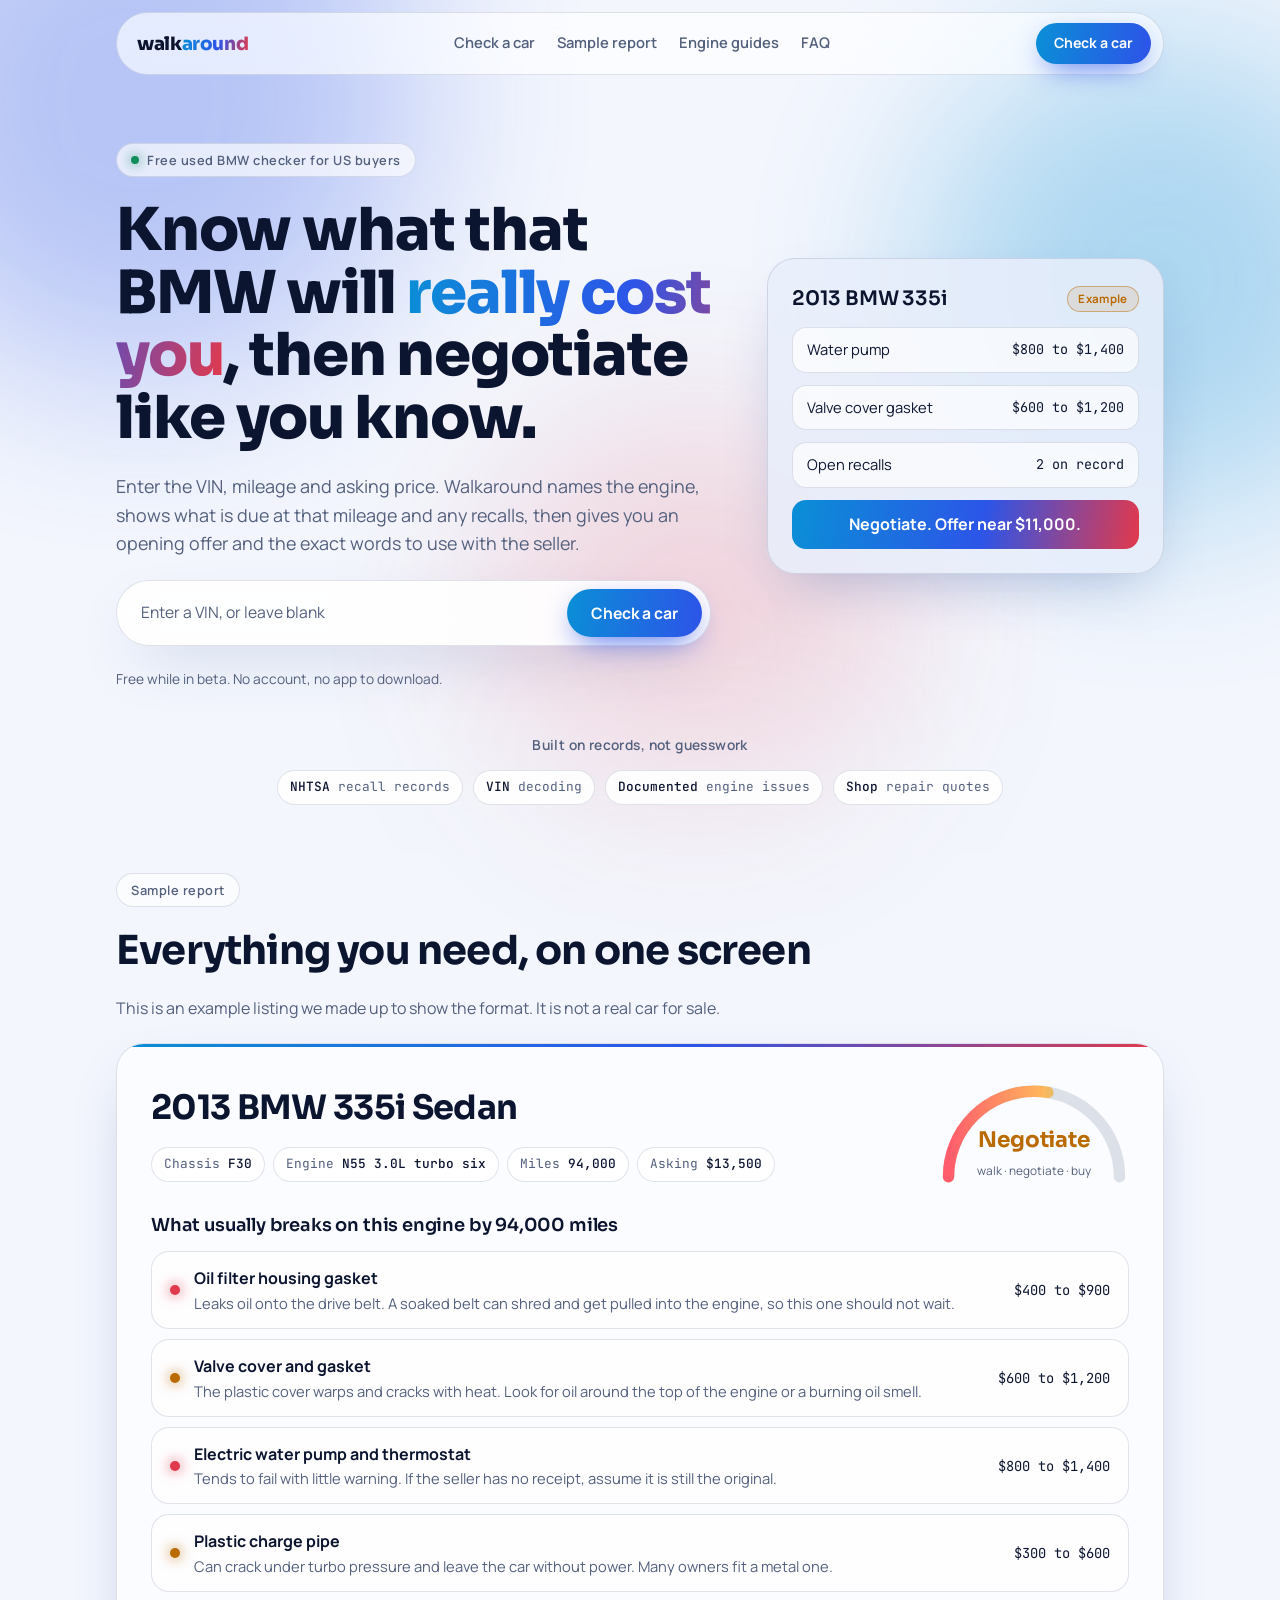
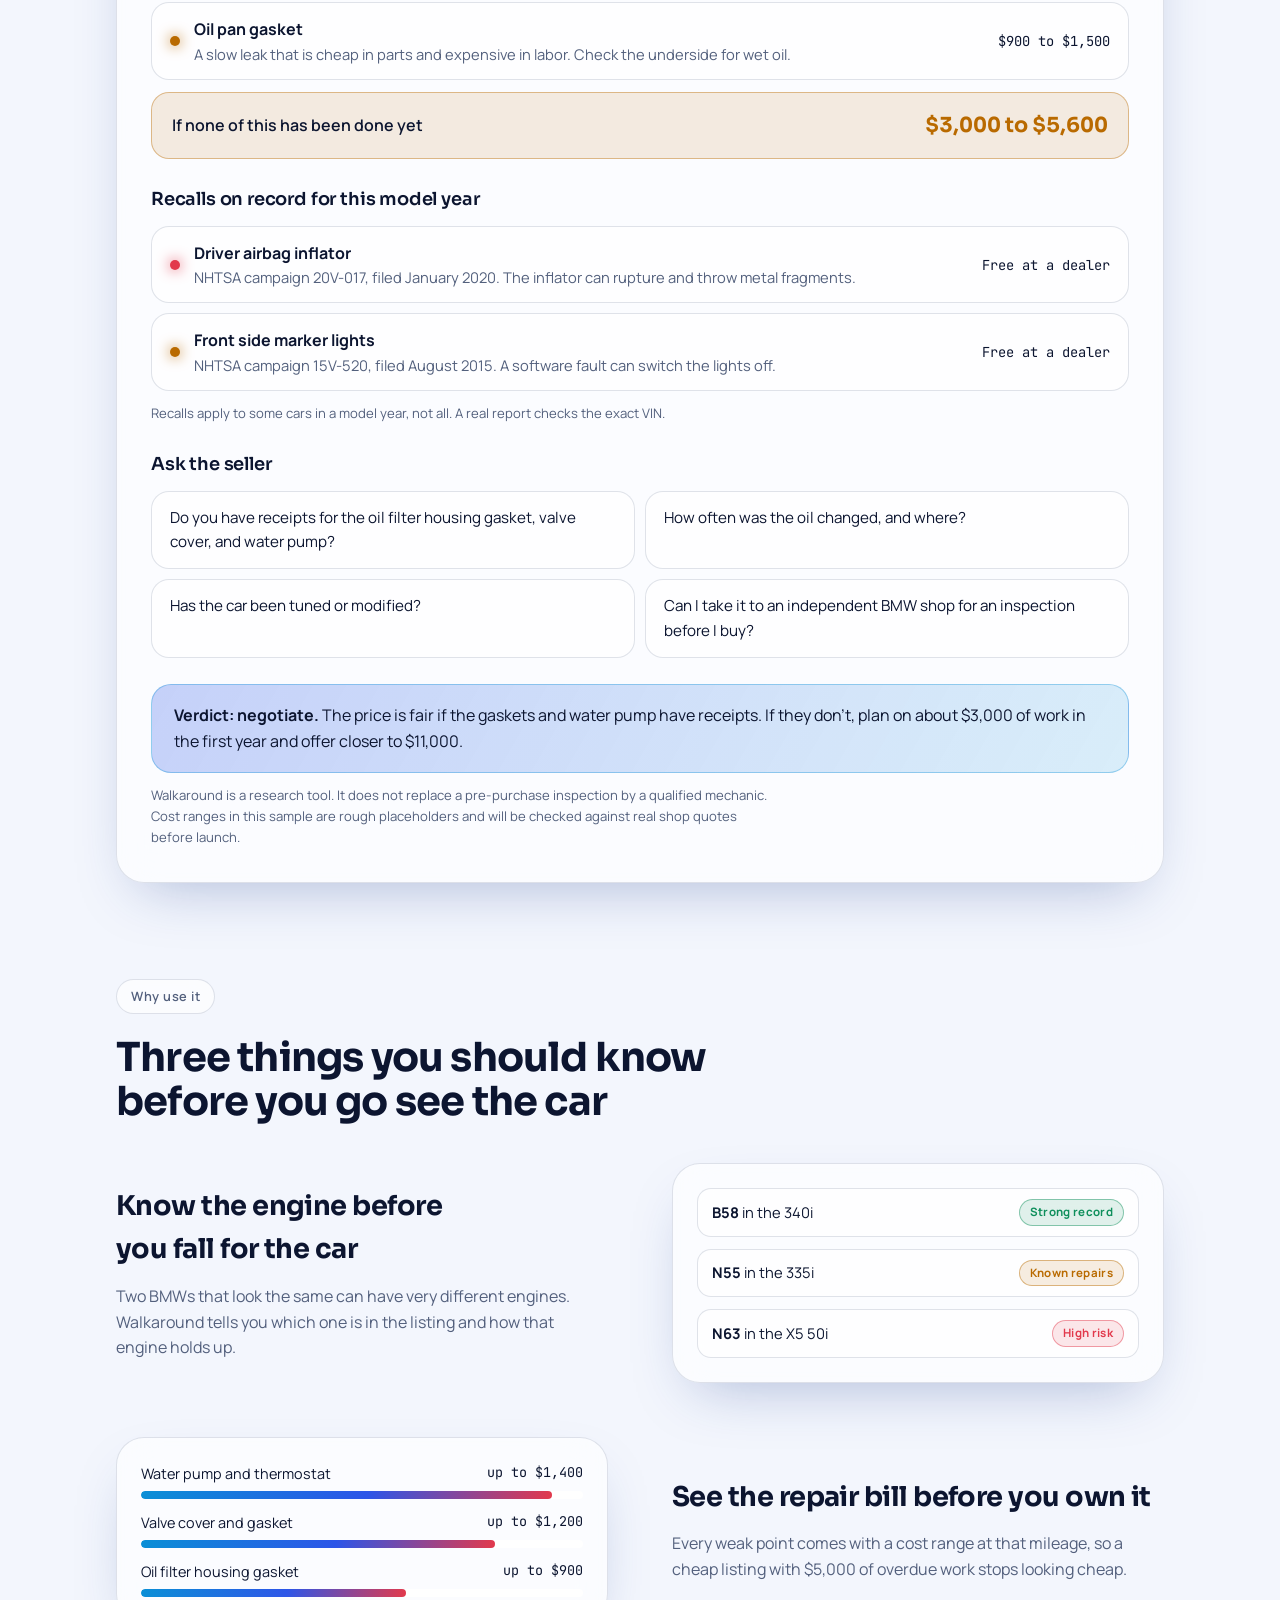
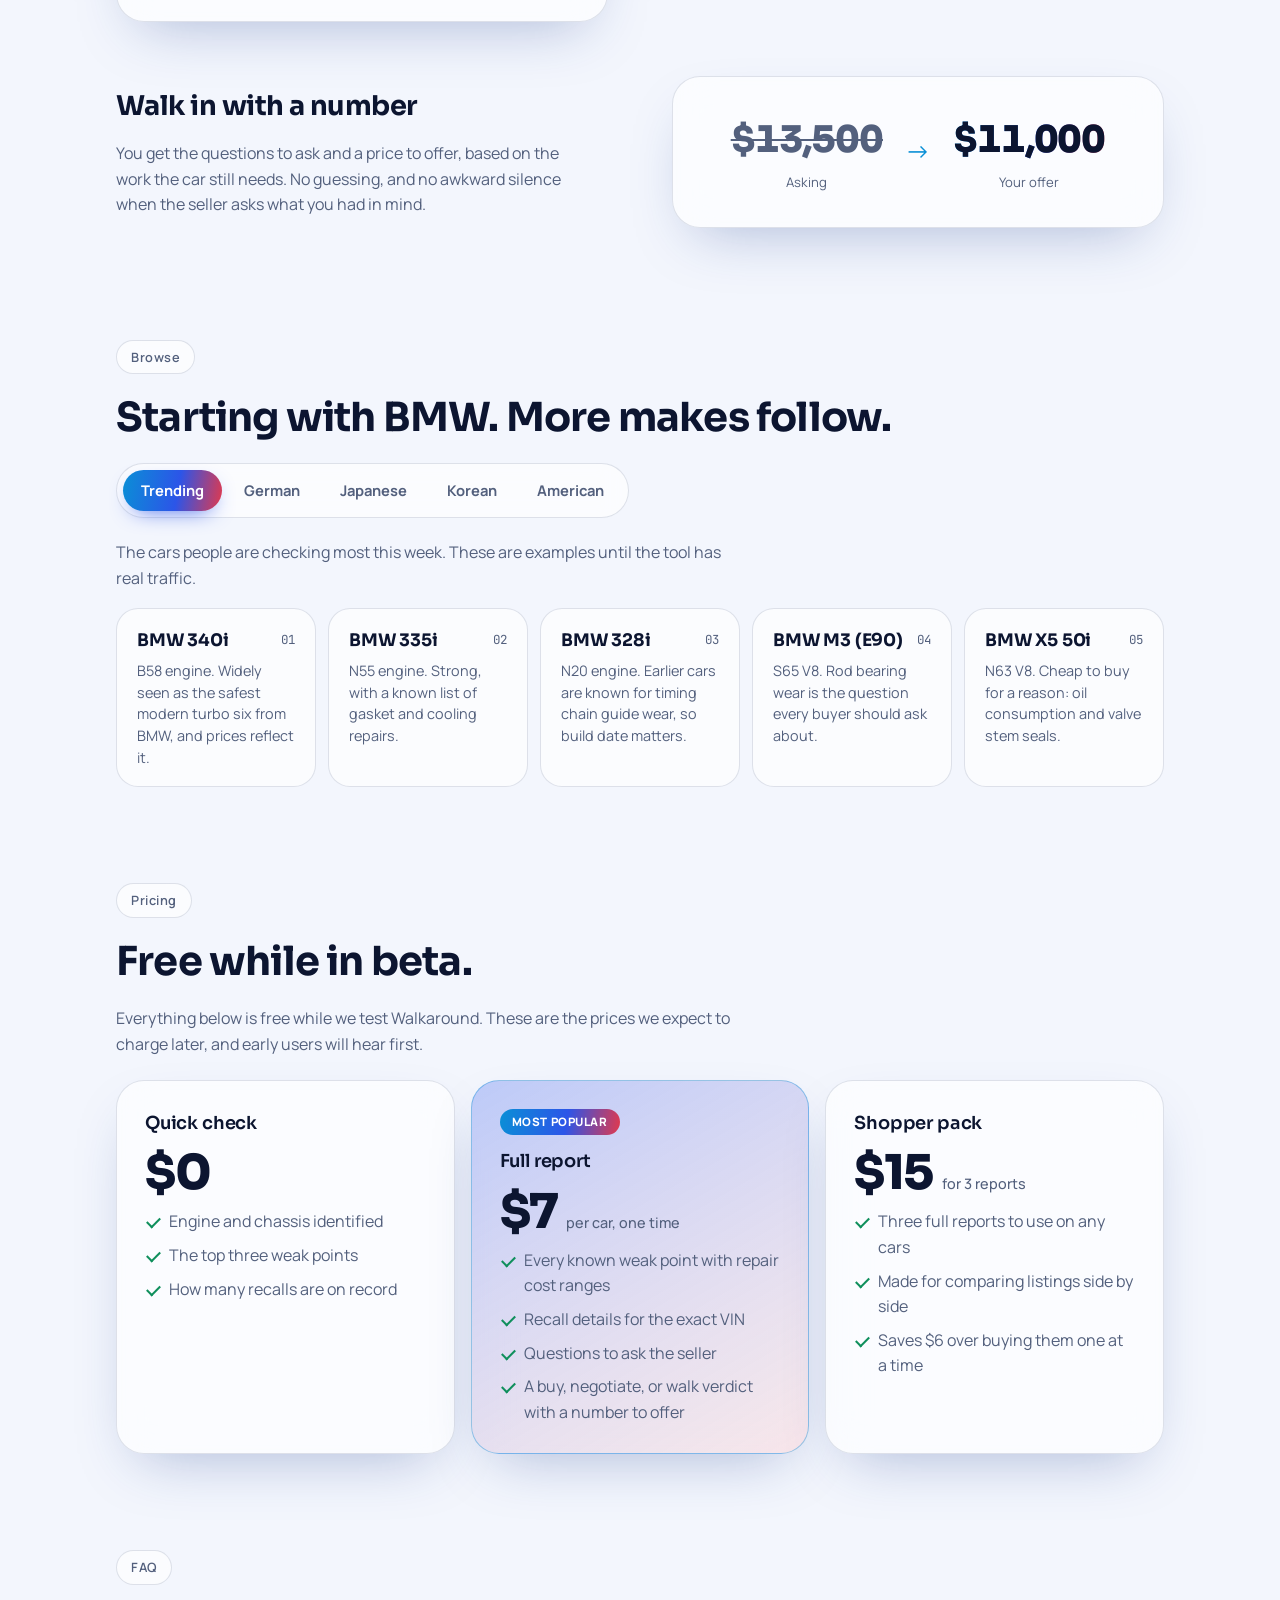
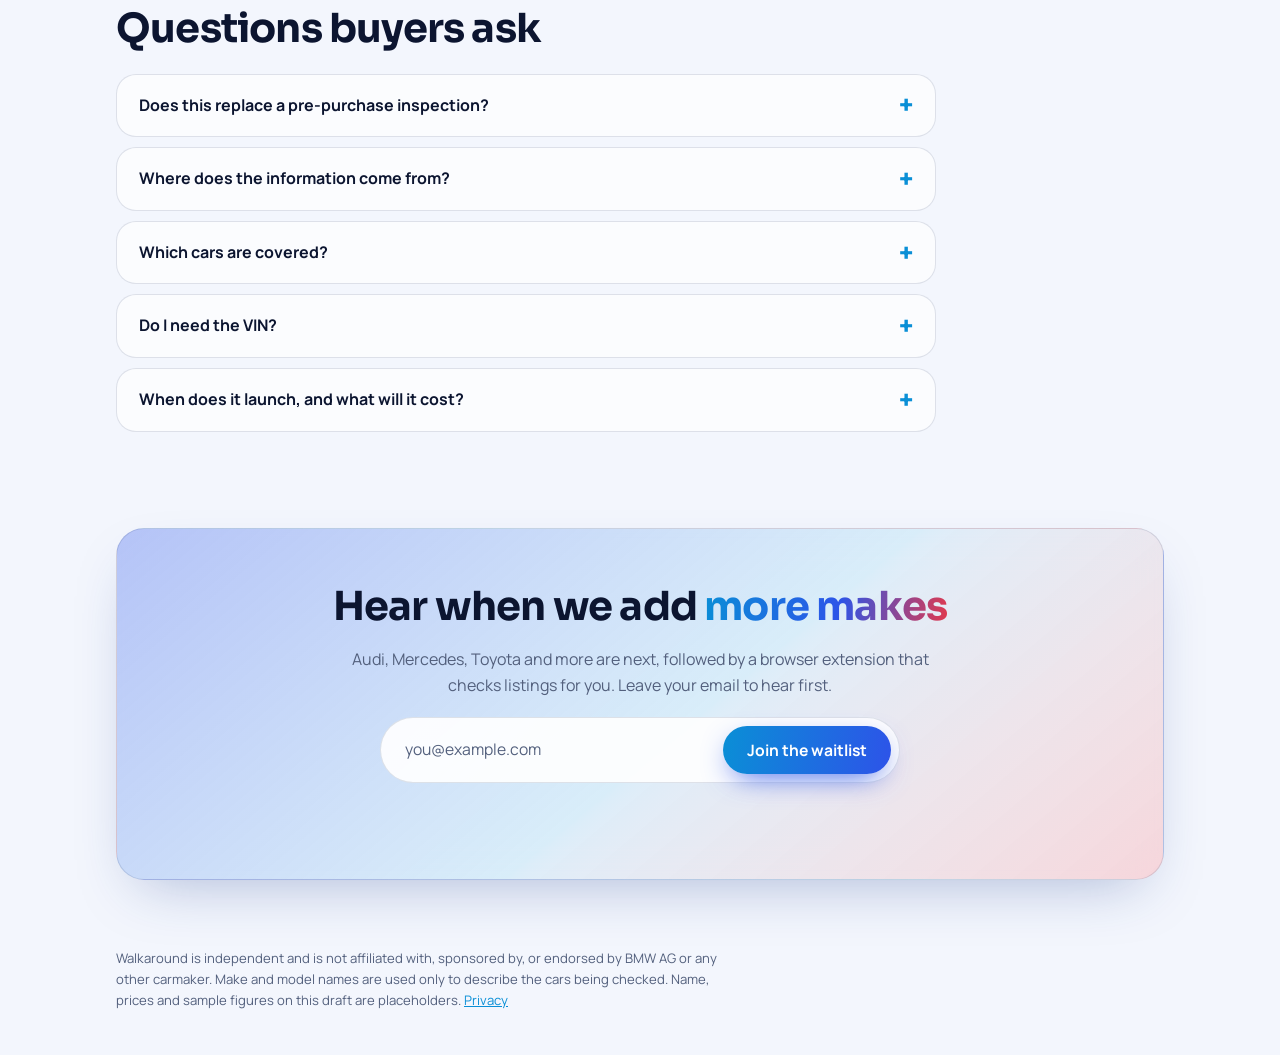
<file: index.html>
<!doctype html>
<html lang="en">
<head>
<meta charset="utf-8">
<meta name="viewport" content="width=device-width, initial-scale=1, viewport-fit=cover">
<title>Walkaround | Used BMW listing checker</title>
<meta name="description" content="Paste a used BMW listing or VIN and see what usually breaks, open recalls, and whether to buy, negotiate, or walk.">
<link rel="stylesheet" href="https://fonts.googleapis.com/css2?family=Sora:wght@400;600;700;800&family=Manrope:wght@400;500;600;700&family=JetBrains+Mono:wght@400;500&display=swap">
<link rel="stylesheet" href="/styles.css">

</head>
<body>
<div class="aurora" aria-hidden="true"><b></b><b></b><b></b></div>

<header>
  <div class="wrap">
    <div class="nav">
      <a class="brand" href="/">walk<span class="grad-text">around</span></a>
      <nav aria-label="Sections">
        <a href="/check">Check a car</a>
        <a href="#sample">Sample report</a>
        <a href="/engines">Engine guides</a>
        <a href="#faq">FAQ</a>
      </nav>
      <a class="btn small" href="/check">Check a car</a>
    </div>
  </div>
</header>

<main>
<section class="hero">
  <div class="wrap">
    <div class="hero-copy">
    <span class="eyebrow"><i></i>Free used BMW checker for US buyers</span>
    <h1>Know what that BMW will <span class="grad-text">really cost you</span>, then negotiate like you know.</h1>
    <p class="lede">Enter the VIN, mileage and asking price. Walkaround names the engine, shows what is due at that mileage and any recalls, then gives you an opening offer and the exact words to use with the seller.</p>
    <form class="check" id="check-form" action="/check" method="GET">
      <input id="listing-input" name="vin" type="text" autocapitalize="characters" autocomplete="off" spellcheck="false" maxlength="17" aria-label="VIN, optional" placeholder="Enter a VIN, or leave blank">
      <button class="btn" type="submit">Check a car</button>
    </form>
    <p class="hint">Free while in beta. No account, no app to download.</p>
    </div>
    <div class="card peek" aria-label="Example result">
      <div class="peek-top"><h3>2013 BMW 335i</h3><span class="pill mid">Example</span></div>
      <div class="peek-row"><span>Water pump</span><span class="num">$800 to $1,400</span></div>
      <div class="peek-row"><span>Valve cover gasket</span><span class="num">$600 to $1,200</span></div>
      <div class="peek-row"><span>Open recalls</span><span class="num">2 on record</span></div>
      <div class="peek-verdict">Negotiate. Offer near $11,000.</div>
    </div>
  </div>
</section>

<section class="sources">
  <div class="wrap">
    <p>Built on records, not guesswork</p>
    <div class="source-row">
      <span class="chip"><b>NHTSA</b> recall records</span>
      <span class="chip"><b>VIN</b> decoding</span>
      <span class="chip"><b>Documented</b> engine issues</span>
      <span class="chip"><b>Shop</b> repair quotes</span>
    </div>
  </div>
</section>

<section id="sample">
  <div class="wrap">
    <span class="eyebrow">Sample report</span>
    <h2>Everything you need, on one screen</h2>
    <p class="sub">This is an example listing we made up to show the format. It is not a real car for sale.</p>

    <div class="card report">
      <div class="report-head">
        <div class="car">
          <h3>2013 BMW 335i Sedan</h3>
          <div class="chips">
            <span class="chip">Chassis <b>F30</b></span>
            <span class="chip">Engine <b>N55 3.0L turbo six</b></span>
            <span class="chip">Miles <b>94,000</b></span>
            <span class="chip">Asking <b>$13,500</b></span>
          </div>
        </div>
        <div class="gauge" role="img" aria-label="Verdict: negotiate">
          <svg viewBox="0 0 200 112">
            <defs><linearGradient id="g" x1="0" x2="1" y1="0" y2="0"><stop offset="0" stop-color="#ff5c6c"/><stop offset="0.55" stop-color="#ffb65c"/><stop offset="1" stop-color="#4fe3a1"/></linearGradient></defs>
            <path class="track" d="M10 104 A90 90 0 0 1 190 104"/>
            <path class="fill" d="M10 104 A90 90 0 0 1 190 104"/>
          </svg>
          <div class="read"><strong>Negotiate</strong><span>walk · negotiate · buy</span></div>
        </div>
      </div>

      <div class="group">
        <h3>What usually breaks on this engine by 94,000 miles</h3>
        <div class="items">
          <div class="item"><span class="dot red"></span><div class="what"><strong>Oil filter housing gasket</strong><p>Leaks oil onto the drive belt. A soaked belt can shred and get pulled into the engine, so this one should not wait.</p></div><span class="cost">$400 to $900</span></div>
          <div class="item"><span class="dot"></span><div class="what"><strong>Valve cover and gasket</strong><p>The plastic cover warps and cracks with heat. Look for oil around the top of the engine or a burning oil smell.</p></div><span class="cost">$600 to $1,200</span></div>
          <div class="item"><span class="dot red"></span><div class="what"><strong>Electric water pump and thermostat</strong><p>Tends to fail with little warning. If the seller has no receipt, assume it is still the original.</p></div><span class="cost">$800 to $1,400</span></div>
          <div class="item"><span class="dot"></span><div class="what"><strong>Plastic charge pipe</strong><p>Can crack under turbo pressure and leave the car without power. Many owners fit a metal one.</p></div><span class="cost">$300 to $600</span></div>
          <div class="item"><span class="dot"></span><div class="what"><strong>Oil pan gasket</strong><p>A slow leak that is cheap in parts and expensive in labor. Check the underside for wet oil.</p></div><span class="cost">$900 to $1,500</span></div>
        </div>
        <div class="total"><span>If none of this has been done yet</span><b>$3,000 to $5,600</b></div>
      </div>

      <div class="group">
        <h3>Recalls on record for this model year</h3>
        <div class="items">
          <div class="item"><span class="dot red"></span><div class="what"><strong>Driver airbag inflator</strong><p>NHTSA campaign 20V-017, filed January 2020. The inflator can rupture and throw metal fragments.</p></div><span class="cost">Free at a dealer</span></div>
          <div class="item"><span class="dot"></span><div class="what"><strong>Front side marker lights</strong><p>NHTSA campaign 15V-520, filed August 2015. A software fault can switch the lights off.</p></div><span class="cost">Free at a dealer</span></div>
        </div>
        <p class="fine">Recalls apply to some cars in a model year, not all. A real report checks the exact VIN.</p>
      </div>

      <div class="group">
        <h3>Ask the seller</h3>
        <ul class="ask">
          <li>Do you have receipts for the oil filter housing gasket, valve cover, and water pump?</li>
          <li>How often was the oil changed, and where?</li>
          <li>Has the car been tuned or modified?</li>
          <li>Can I take it to an independent BMW shop for an inspection before I buy?</li>
        </ul>
      </div>

      <div class="group">
        <div class="verdict"><strong>Verdict: negotiate.</strong> The price is fair if the gaskets and water pump have receipts. If they don't, plan on about $3,000 of work in the first year and offer closer to $11,000.</div>
        <p class="fine">Walkaround is a research tool. It does not replace a pre-purchase inspection by a qualified mechanic. Cost ranges in this sample are rough placeholders and will be checked against real shop quotes before launch.</p>
      </div>
    </div>
  </div>
</section>

<section id="why">
  <div class="wrap">
    <span class="eyebrow">Why use it</span>
    <h2>Three things you should know before you go see the car</h2>

    <div class="zig">
      <div class="zig-text">
        <h3>Know the engine before you fall for the car</h3>
        <p>Two BMWs that look the same can have very different engines. Walkaround tells you which one is in the listing and how that engine holds up.</p>
      </div>
      <div class="card zig-visual">
        <div class="peek-row"><span><strong>B58</strong> in the 340i</span><span class="pill live">Strong record</span></div>
        <div class="peek-row"><span><strong>N55</strong> in the 335i</span><span class="pill mid">Known repairs</span></div>
        <div class="peek-row"><span><strong>N63</strong> in the X5 50i</span><span class="pill bad">High risk</span></div>
      </div>
    </div>

    <div class="zig flip">
      <div class="zig-text">
        <h3>See the repair bill before you own it</h3>
        <p>Every weak point comes with a cost range at that mileage, so a cheap listing with $5,000 of overdue work stops looking cheap.</p>
      </div>
      <div class="card zig-visual">
        <div class="bar"><span>Water pump and thermostat</span><span class="num">up to $1,400</span><i style="--w: 93%"></i></div>
        <div class="bar"><span>Valve cover and gasket</span><span class="num">up to $1,200</span><i style="--w: 80%"></i></div>
        <div class="bar"><span>Oil filter housing gasket</span><span class="num">up to $900</span><i style="--w: 60%"></i></div>
      </div>
    </div>

    <div class="zig">
      <div class="zig-text">
        <h3>Walk in with a number</h3>
        <p>You get the questions to ask and a price to offer, based on the work the car still needs. No guessing, and no awkward silence when the seller asks what you had in mind.</p>
      </div>
      <div class="card zig-visual">
        <div class="offer">
          <div class="was"><b>$13,500</b>Asking</div>
          <span class="arrow" aria-hidden="true">&rarr;</span>
          <div><b class="grad-text">$11,000</b>Your offer</div>
        </div>
      </div>
    </div>
  </div>
</section>

<section id="browse">
  <div class="wrap">
    <span class="eyebrow">Browse</span>
    <h2>Starting with BMW. More makes follow.</h2>
    <div class="tabs" role="tablist" aria-label="Markets">
      <button class="tab" role="tab" id="tab-trending" aria-controls="panel-trending" aria-selected="true">Trending</button>
      <button class="tab" role="tab" id="tab-german" aria-controls="panel-german" aria-selected="false">German</button>
      <button class="tab" role="tab" id="tab-japanese" aria-controls="panel-japanese" aria-selected="false">Japanese</button>
      <button class="tab" role="tab" id="tab-korean" aria-controls="panel-korean" aria-selected="false">Korean</button>
      <button class="tab" role="tab" id="tab-american" aria-controls="panel-american" aria-selected="false">American</button>
    </div>

    <div class="panel" role="tabpanel" id="panel-trending" aria-labelledby="tab-trending">
      <p class="sub">The cars people are checking most this week. These are examples until the tool has real traffic.</p>
      <div class="grid five">
        <div class="tile"><div class="top"><span class="name">BMW 340i</span><span class="rank">01</span></div><p>B58 engine. Widely seen as the safest modern turbo six from BMW, and prices reflect it.</p></div>
        <div class="tile"><div class="top"><span class="name">BMW 335i</span><span class="rank">02</span></div><p>N55 engine. Strong, with a known list of gasket and cooling repairs.</p></div>
        <div class="tile"><div class="top"><span class="name">BMW 328i</span><span class="rank">03</span></div><p>N20 engine. Earlier cars are known for timing chain guide wear, so build date matters.</p></div>
        <div class="tile"><div class="top"><span class="name">BMW M3 (E90)</span><span class="rank">04</span></div><p>S65 V8. Rod bearing wear is the question every buyer should ask about.</p></div>
        <div class="tile"><div class="top"><span class="name">BMW X5 50i</span><span class="rank">05</span></div><p>N63 V8. Cheap to buy for a reason: oil consumption and valve stem seals.</p></div>
      </div>
    </div>

    <div class="panel" role="tabpanel" id="panel-german" aria-labelledby="tab-german" hidden>
      <div class="grid">
        <div class="tile"><div class="top"><span class="name">BMW</span><span class="pill live">First</span></div></div>
        <div class="tile"><div class="top"><span class="name">Audi</span><span class="pill">Planned</span></div></div>
        <div class="tile"><div class="top"><span class="name">Mercedes-Benz</span><span class="pill">Planned</span></div></div>
        <div class="tile"><div class="top"><span class="name">Volkswagen</span><span class="pill">Planned</span></div></div>
        <div class="tile"><div class="top"><span class="name">Porsche</span><span class="pill">Planned</span></div></div>
      </div>
    </div>
    <div class="panel" role="tabpanel" id="panel-japanese" aria-labelledby="tab-japanese" hidden>
      <div class="grid">
        <div class="tile"><div class="top"><span class="name">Toyota</span><span class="pill">Planned</span></div></div>
        <div class="tile"><div class="top"><span class="name">Honda</span><span class="pill">Planned</span></div></div>
        <div class="tile"><div class="top"><span class="name">Nissan</span><span class="pill">Planned</span></div></div>
        <div class="tile"><div class="top"><span class="name">Subaru</span><span class="pill">Planned</span></div></div>
        <div class="tile"><div class="top"><span class="name">Mazda</span><span class="pill">Planned</span></div></div>
        <div class="tile"><div class="top"><span class="name">Lexus</span><span class="pill">Planned</span></div></div>
      </div>
    </div>
    <div class="panel" role="tabpanel" id="panel-korean" aria-labelledby="tab-korean" hidden>
      <div class="grid">
        <div class="tile"><div class="top"><span class="name">Hyundai</span><span class="pill">Planned</span></div></div>
        <div class="tile"><div class="top"><span class="name">Kia</span><span class="pill">Planned</span></div></div>
        <div class="tile"><div class="top"><span class="name">Genesis</span><span class="pill">Planned</span></div></div>
      </div>
    </div>
    <div class="panel" role="tabpanel" id="panel-american" aria-labelledby="tab-american" hidden>
      <div class="grid">
        <div class="tile"><div class="top"><span class="name">Ford</span><span class="pill">Planned</span></div></div>
        <div class="tile"><div class="top"><span class="name">Chevrolet</span><span class="pill">Planned</span></div></div>
        <div class="tile"><div class="top"><span class="name">Dodge</span><span class="pill">Planned</span></div></div>
        <div class="tile"><div class="top"><span class="name">Jeep</span><span class="pill">Planned</span></div></div>
        <div class="tile"><div class="top"><span class="name">Tesla</span><span class="pill">Planned</span></div></div>
      </div>
    </div>
  </div>
</section>

<section id="pricing">
  <div class="wrap">
    <span class="eyebrow">Pricing</span>
    <h2>Free while in beta.</h2>
    <p class="sub">Everything below is free while we test Walkaround. These are the prices we expect to charge later, and early users will hear first.</p>
    <div class="plans">
      <div class="card plan">
        <h3>Quick check</h3>
        <div class="price">$0</div>
        <ul>
          <li>Engine and chassis identified</li>
          <li>The top three weak points</li>
          <li>How many recalls are on record</li>
        </ul>
      </div>
      <div class="card plan full">
        <span class="badge">Most popular</span>
        <h3>Full report</h3>
        <div class="price">$7 <small>per car, one time</small></div>
        <ul>
          <li>Every known weak point with repair cost ranges</li>
          <li>Recall details for the exact VIN</li>
          <li>Questions to ask the seller</li>
          <li>A buy, negotiate, or walk verdict with a number to offer</li>
        </ul>
      </div>
      <div class="card plan">
        <h3>Shopper pack</h3>
        <div class="price">$15 <small>for 3 reports</small></div>
        <ul>
          <li>Three full reports to use on any cars</li>
          <li>Made for comparing listings side by side</li>
          <li>Saves $6 over buying them one at a time</li>
        </ul>
      </div>
    </div>
  </div>
</section>

<section id="faq">
  <div class="wrap">
    <span class="eyebrow">FAQ</span>
    <h2>Questions buyers ask</h2>
    <div class="faq">
      <details class="q" id="faq-1"><summary>Does this replace a pre-purchase inspection?</summary><p>No. Walkaround tells you what to look for and what it could cost. A mechanic still needs to look at the actual car. Use the report to decide which cars are worth paying to inspect.</p></details>
      <details class="q" id="faq-2"><summary>Where does the information come from?</summary><p>Recalls come from NHTSA, the US government safety agency. Engine and model details come from decoding the VIN. Weak points are the well-documented issues for each engine, and cost ranges are based on independent shop pricing.</p></details>
      <details class="q" id="faq-3"><summary>Which cars are covered?</summary><p>BMW first. Other German makes are next, followed by Japanese, Korean, and American makes.</p></details>
      <details class="q" id="faq-4"><summary>Do I need the VIN?</summary><p>A listing link is enough to identify the engine and its weak points. The VIN is needed to check recalls for that exact car, so ask the seller for it if the listing leaves it out.</p></details>
      <details class="q" id="faq-5"><summary>When does it launch, and what will it cost?</summary><p>The checker is live and free while in beta. <a href="/check">Try it here</a>. Later the quick check stays free and the full negotiation report is planned at $7 per car.</p></details>
    </div>
  </div>
</section>

<section id="waitlist">
  <div class="wrap">
    <div class="card cta">
      <h2>Hear when we add <span class="grad-text">more makes</span></h2>
      <p class="sub">Audi, Mercedes, Toyota and more are next, followed by a browser extension that checks listings for you. Leave your email to hear first.</p>
      <form class="join" id="join-form" action="https://formspree.io/f/myeweqok" method="POST">
        <input id="join-email" name="email" type="email" aria-label="Email address" placeholder="you@example.com" autocomplete="email" required>
        <input class="trap" type="text" name="_gotcha" tabindex="-1" autocomplete="off" aria-hidden="true">
        <input type="hidden" name="source" value="landing-page-waitlist">
        <button class="btn" type="submit">Join the waitlist</button>
      </form>
      <p class="status" id="join-status" role="status"></p>
    </div>
  </div>
</section>
</main>

<footer>
  <div class="wrap">
    <p class="fine">Walkaround is independent and is not affiliated with, sponsored by, or endorsed by BMW AG or any other carmaker. Make and model names are used only to describe the cars being checked. Name, prices and sample figures on this draft are placeholders. <a href="/privacy">Privacy</a></p>
  </div>
</footer>

<script src="/site.js" defer></script>
</body>
</html>
</file>
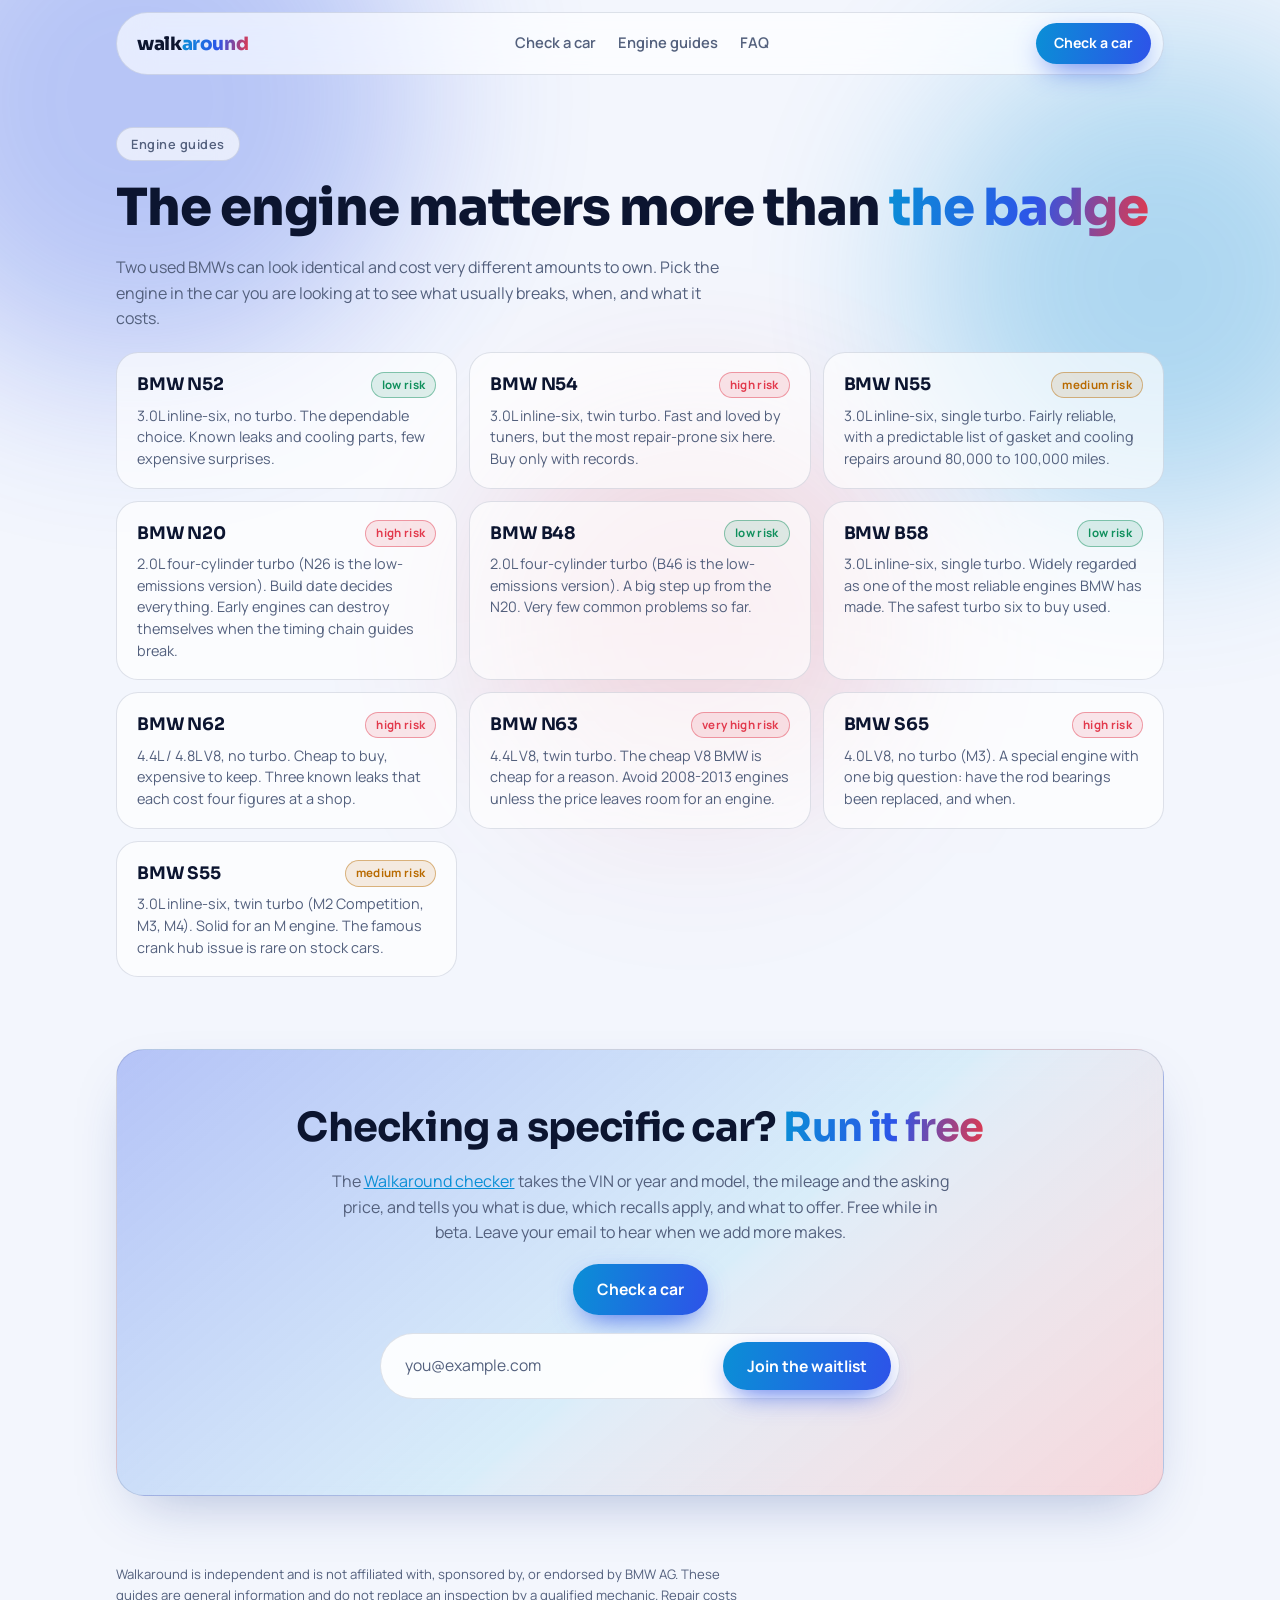
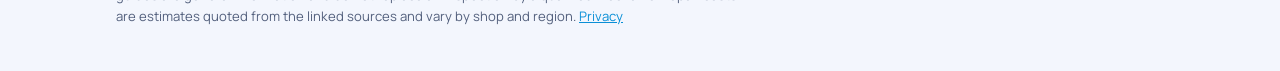
<file: engines/index.html>
<!doctype html>
<html lang="en">
<head>
<meta charset="utf-8">
<meta name="viewport" content="width=device-width, initial-scale=1, viewport-fit=cover">
<title>BMW engine guides: problems and repair costs | Walkaround</title>
<meta name="description" content="Plain-English guides to common BMW engines: known problems, typical mileage, repair costs, and how risky each one is to buy used.">
<link rel="canonical" href="https://benshiautomotive.vercel.app/engines">
<link rel="stylesheet" href="https://fonts.googleapis.com/css2?family=Sora:wght@400;600;700;800&family=Manrope:wght@400;500;600;700&family=JetBrains+Mono:wght@400;500&display=swap">
<link rel="stylesheet" href="/styles.css">
</head>
<body>
<div class="aurora" aria-hidden="true"><b></b><b></b><b></b></div>

<header>
  <div class="wrap">
    <div class="nav">
      <a class="brand" href="/">walk<span class="grad-text">around</span></a>
      <nav aria-label="Sections">
        <a href="/check">Check a car</a>
        <a href="/engines">Engine guides</a>
        <a href="/#faq">FAQ</a>
      </nav>
      <a class="btn small" href="/check">Check a car</a>
    </div>
  </div>
</header>

<main>
<section class="guide">
  <div class="wrap">
    <span class="eyebrow">Engine guides</span>
    <h1>The engine matters more than <span class="grad-text">the badge</span></h1>
    <p class="sub">Two used BMWs can look identical and cost very different amounts to own. Pick the engine in the car you are looking at to see what usually breaks, when, and what it costs.</p>
    <div class="guide-list"><a class="tile" href="/engines/n52"><div class="top"><span class="name">BMW N52</span><span class="pill live">low risk</span></div><p>3.0L inline-six, no turbo. The dependable choice. Known leaks and cooling parts, few expensive surprises.</p></a><a class="tile" href="/engines/n54"><div class="top"><span class="name">BMW N54</span><span class="pill bad">high risk</span></div><p>3.0L inline-six, twin turbo. Fast and loved by tuners, but the most repair-prone six here. Buy only with records.</p></a><a class="tile" href="/engines/n55"><div class="top"><span class="name">BMW N55</span><span class="pill mid">medium risk</span></div><p>3.0L inline-six, single turbo. Fairly reliable, with a predictable list of gasket and cooling repairs around 80,000 to 100,000 miles.</p></a><a class="tile" href="/engines/n20"><div class="top"><span class="name">BMW N20</span><span class="pill bad">high risk</span></div><p>2.0L four-cylinder turbo (N26 is the low-emissions version). Build date decides everything. Early engines can destroy themselves when the timing chain guides break.</p></a><a class="tile" href="/engines/b48"><div class="top"><span class="name">BMW B48</span><span class="pill live">low risk</span></div><p>2.0L four-cylinder turbo (B46 is the low-emissions version). A big step up from the N20. Very few common problems so far.</p></a><a class="tile" href="/engines/b58"><div class="top"><span class="name">BMW B58</span><span class="pill live">low risk</span></div><p>3.0L inline-six, single turbo. Widely regarded as one of the most reliable engines BMW has made. The safest turbo six to buy used.</p></a><a class="tile" href="/engines/n62"><div class="top"><span class="name">BMW N62</span><span class="pill bad">high risk</span></div><p>4.4L / 4.8L V8, no turbo. Cheap to buy, expensive to keep. Three known leaks that each cost four figures at a shop.</p></a><a class="tile" href="/engines/n63"><div class="top"><span class="name">BMW N63</span><span class="pill bad">very high risk</span></div><p>4.4L V8, twin turbo. The cheap V8 BMW is cheap for a reason. Avoid 2008-2013 engines unless the price leaves room for an engine.</p></a><a class="tile" href="/engines/s65"><div class="top"><span class="name">BMW S65</span><span class="pill bad">high risk</span></div><p>4.0L V8, no turbo (M3). A special engine with one big question: have the rod bearings been replaced, and when.</p></a><a class="tile" href="/engines/s55"><div class="top"><span class="name">BMW S55</span><span class="pill mid">medium risk</span></div><p>3.0L inline-six, twin turbo (M2 Competition, M3, M4). Solid for an M engine. The famous crank hub issue is rare on stock cars.</p></a></div>
  </div>
</section>

<section id="waitlist">
  <div class="wrap">
    <div class="card cta">
      <h2>Checking a specific car? <span class="grad-text">Run it free</span></h2>
      <p class="sub">The <a href="/check">Walkaround checker</a> takes the VIN or year and model, the mileage and the asking price, and tells you what is due, which recalls apply, and what to offer. Free while in beta. Leave your email to hear when we add more makes.</p>
      <p><a class="btn" href="/check">Check a car</a></p>
      <form class="join" id="join-form" action="https://formspree.io/f/myeweqok" method="POST">
        <input id="join-email" name="email" type="email" aria-label="Email address" placeholder="you@example.com" autocomplete="email" required>
        <input class="trap" type="text" name="_gotcha" tabindex="-1" autocomplete="off" aria-hidden="true">
        <input type="hidden" name="source" value="engine-guide/engines">
        <button class="btn" type="submit">Join the waitlist</button>
      </form>
      <p class="status" id="join-status" role="status"></p>
    </div>
  </div>
</section>
</main>

<footer>
  <div class="wrap">
    <p class="fine">Walkaround is independent and is not affiliated with, sponsored by, or endorsed by BMW AG. These guides are general information and do not replace an inspection by a qualified mechanic. Repair costs are estimates quoted from the linked sources and vary by shop and region. <a href="/privacy">Privacy</a></p>
  </div>
</footer>

<script src="/site.js" defer></script>
</body>
</html>
</file>
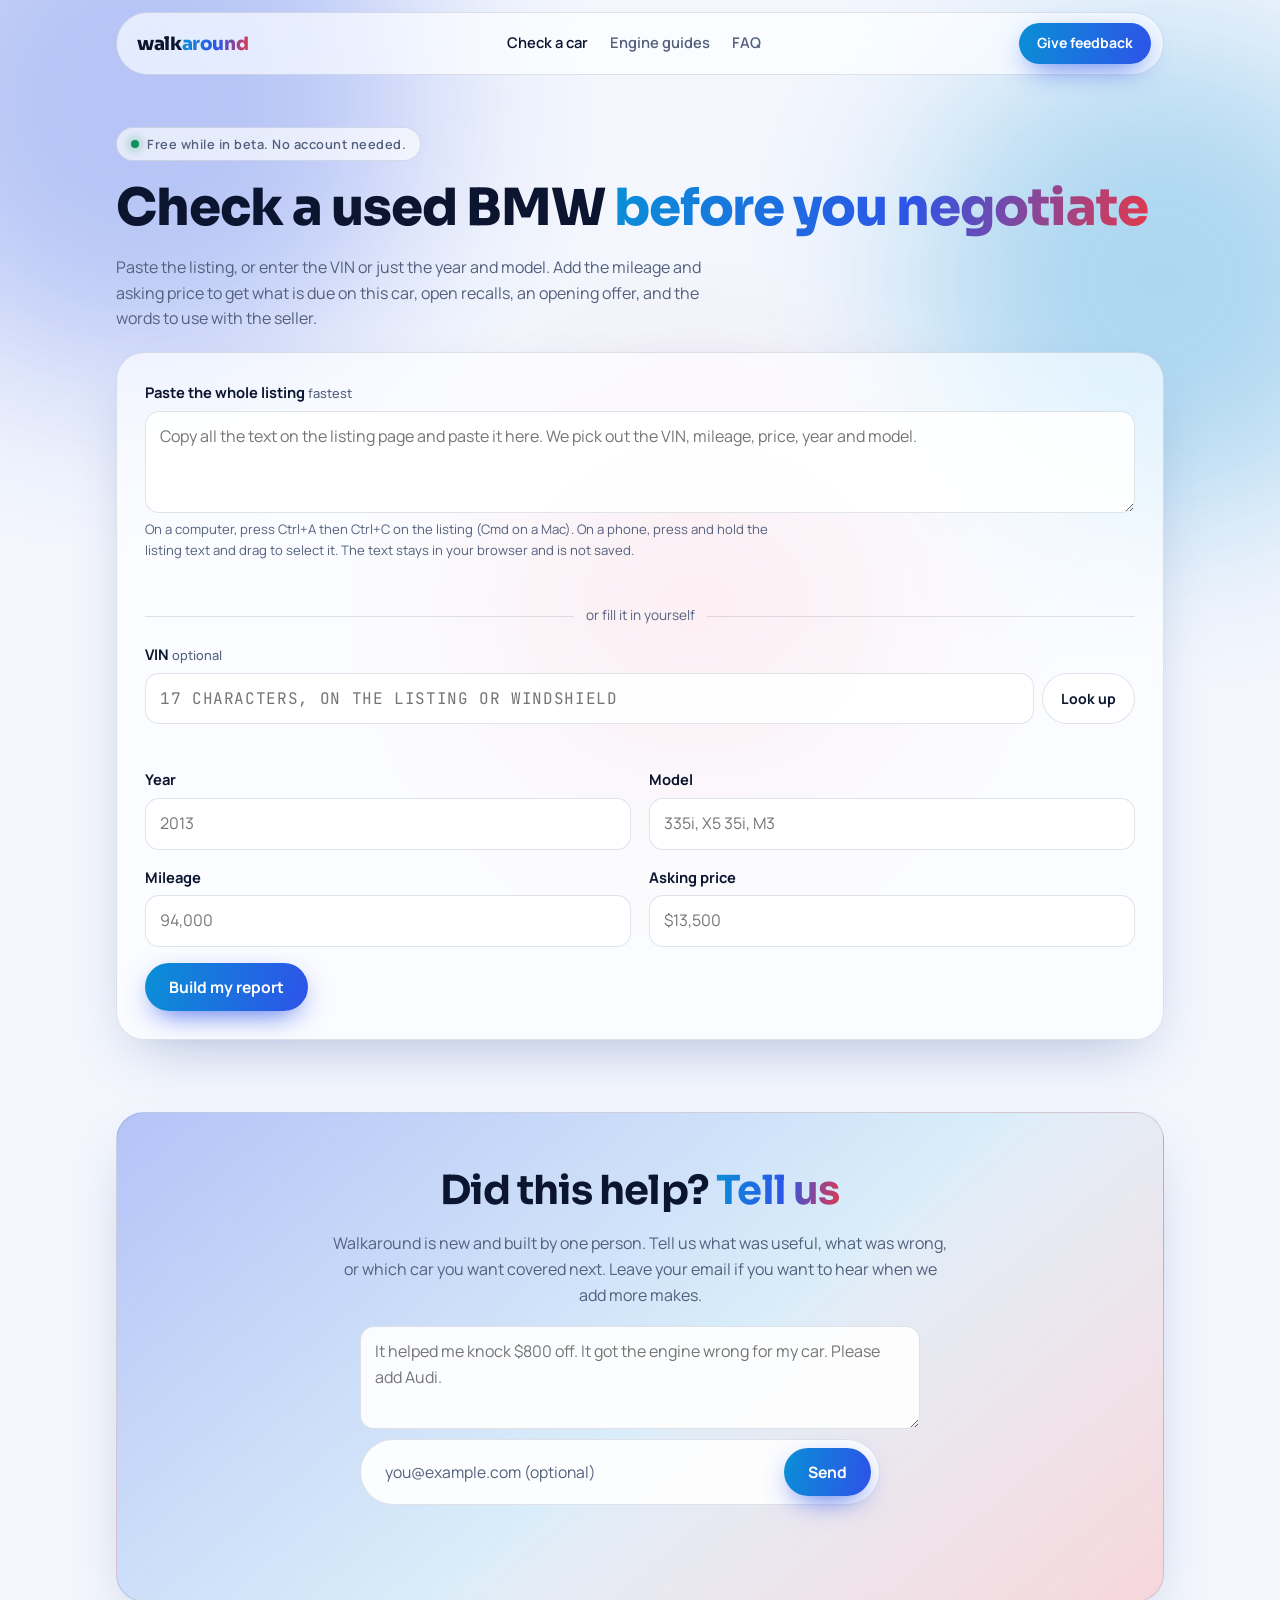
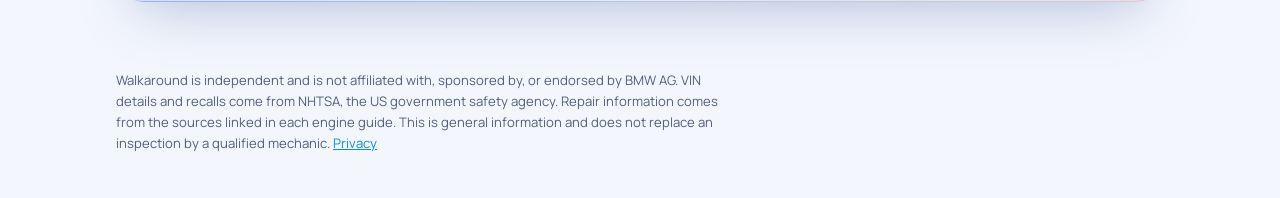
<file: check.html>
<!doctype html>
<html lang="en">
<head>
<meta charset="utf-8">
<meta name="viewport" content="width=device-width, initial-scale=1, viewport-fit=cover">
<title>Check a used BMW | Walkaround</title>
<meta name="description" content="Free used BMW checker. Paste the listing or enter the VIN or year and model, the mileage and the asking price to see what is due, open recalls, an opening offer and what to say to the seller.">
<link rel="canonical" href="https://benshiautomotive.vercel.app/check">
<link rel="stylesheet" href="https://fonts.googleapis.com/css2?family=Sora:wght@400;600;700;800&family=Manrope:wght@400;500;600;700&family=JetBrains+Mono:wght@400;500&display=swap">
<link rel="stylesheet" href="/styles.css">
</head>
<body>
<div class="aurora" aria-hidden="true"><b></b><b></b><b></b></div>

<header>
  <div class="wrap">
    <div class="nav">
      <a class="brand" href="/">walk<span class="grad-text">around</span></a>
      <nav aria-label="Sections">
        <a href="/check" aria-current="page">Check a car</a>
        <a href="/engines">Engine guides</a>
        <a href="/#faq">FAQ</a>
      </nav>
      <a class="btn small" href="#feedback">Give feedback</a>
    </div>
  </div>
</header>

<main>
<section class="guide">
  <div class="wrap">
    <span class="eyebrow"><i></i>Free while in beta. No account needed.</span>
    <h1>Check a used BMW <span class="grad-text">before you negotiate</span></h1>
    <p class="sub">Paste the listing, or enter the VIN or just the year and model. Add the mileage and asking price to get what is due on this car, open recalls, an opening offer, and the words to use with the seller.</p>

    <form class="card car-form" id="car-form" novalidate>
      <div class="field wide">
        <label for="f-paste">Paste the whole listing <span class="opt">fastest</span></label>
        <textarea id="f-paste" rows="3" autocomplete="off" spellcheck="false" placeholder="Copy all the text on the listing page and paste it here. We pick out the VIN, mileage, price, year and model."></textarea>
        <p class="fine">On a computer, press Ctrl+A then Ctrl+C on the listing (Cmd on a Mac). On a phone, press and hold the listing text and drag to select it. The text stays in your browser and is not saved.</p>
        <p class="status" id="paste-status" role="status"></p>
      </div>
      <div class="or-line" aria-hidden="true"><span>or fill it in yourself</span></div>
      <div class="field wide">
        <label for="f-vin">VIN <span class="opt">optional</span></label>
        <div class="vin-row">
          <input id="f-vin" name="vin" type="text" inputmode="text" autocapitalize="characters" autocomplete="off" spellcheck="false" maxlength="17" placeholder="17 characters, on the listing or windshield">
          <button class="btn small ghost" type="button" id="vin-btn">Look up</button>
        </div>
        <p class="status" id="vin-status" role="status"></p>
      </div>
      <div class="field">
        <label for="f-year">Year</label>
        <input id="f-year" name="year" type="number" inputmode="numeric" min="1999" max="2026" placeholder="2013">
      </div>
      <div class="field">
        <label for="f-model">Model</label>
        <input id="f-model" name="model" type="text" list="model-list" autocomplete="off" placeholder="335i, X5 35i, M3">
        <datalist id="model-list"></datalist>
      </div>
      <div class="field">
        <label for="f-miles">Mileage</label>
        <input id="f-miles" name="miles" type="text" inputmode="numeric" placeholder="94,000">
      </div>
      <div class="field">
        <label for="f-price">Asking price</label>
        <input id="f-price" name="price" type="text" inputmode="numeric" placeholder="$13,500">
      </div>
      <div class="field wide" id="engine-row" hidden>
        <label for="f-engine">Engine</label>
        <select id="f-engine" name="engine"></select>
        <p class="fine" id="engine-hint"></p>
      </div>
      <div class="field wide actions">
        <button class="btn" type="submit">Build my report</button>
        <p class="status" id="form-status" role="status"></p>
      </div>
    </form>

    <div id="report" class="report-wrap" hidden aria-live="polite"></div>
  </div>
</section>

<section id="feedback">
  <div class="wrap">
    <div class="card cta">
      <h2>Did this help? <span class="grad-text">Tell us</span></h2>
      <p class="sub">Walkaround is new and built by one person. Tell us what was useful, what was wrong, or which car you want covered next. Leave your email if you want to hear when we add more makes.</p>
      <form class="feedback" id="join-form" action="https://formspree.io/f/myeweqok" method="POST">
        <label class="sr-only" for="fb-text">Your feedback</label>
        <textarea id="fb-text" name="feedback" rows="3" placeholder="It helped me knock $800 off. It got the engine wrong for my car. Please add Audi."></textarea>
        <div class="join">
          <input id="join-email" name="email" type="email" aria-label="Email address, optional" placeholder="you@example.com (optional)" autocomplete="email">
          <button class="btn" type="submit">Send</button>
        </div>
        <input class="trap" type="text" name="_gotcha" tabindex="-1" autocomplete="off" aria-hidden="true">
        <input type="hidden" name="source" value="checker-feedback">
      </form>
      <p class="status" id="join-status" role="status"></p>
    </div>
  </div>
</section>
</main>

<footer>
  <div class="wrap">
    <p class="fine">Walkaround is independent and is not affiliated with, sponsored by, or endorsed by BMW AG. VIN details and recalls come from NHTSA, the US government safety agency. Repair information comes from the sources linked in each engine guide. This is general information and does not replace an inspection by a qualified mechanic. <a href="/privacy">Privacy</a></p>
  </div>
</footer>

<script src="/site.js" defer></script>
<script src="/listing-parse.js" defer></script>
<script src="/report-core.js" defer></script>
<script src="/checker.js" defer></script>
</body>
</html>
</file>
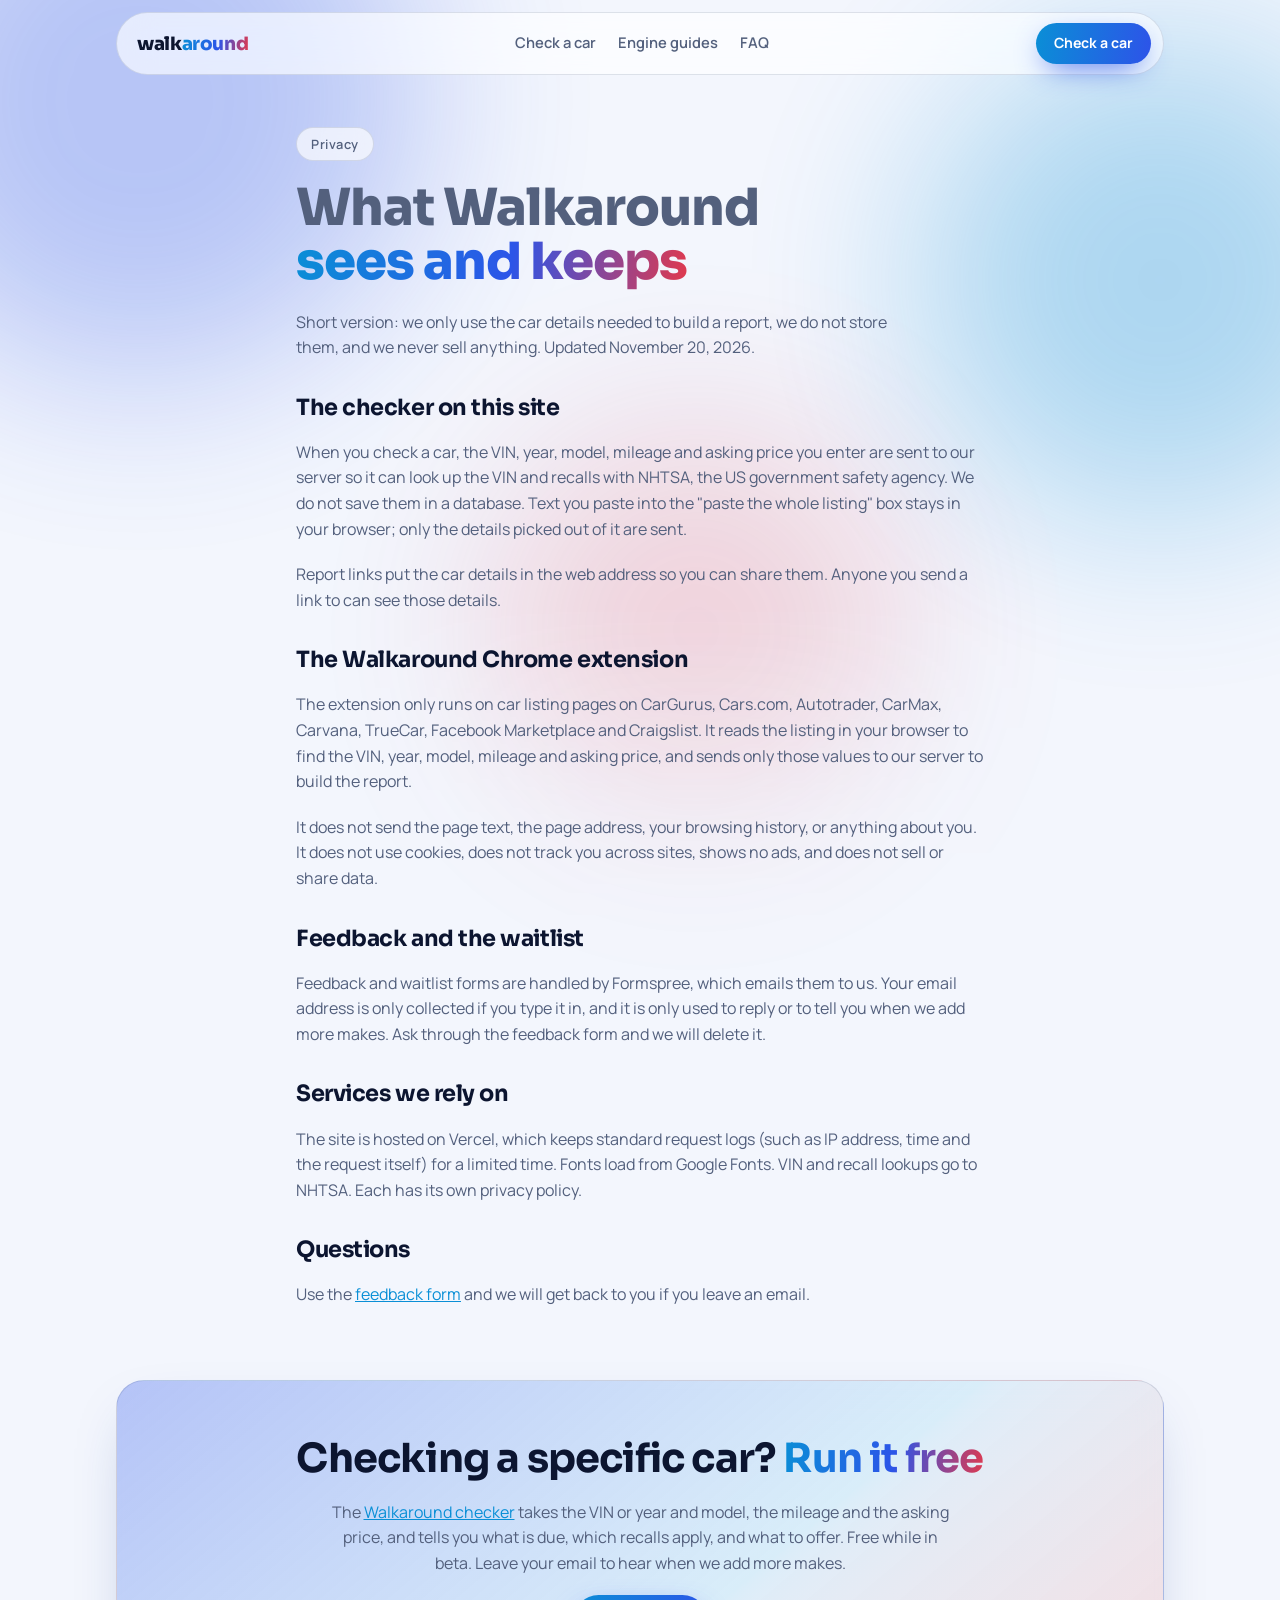
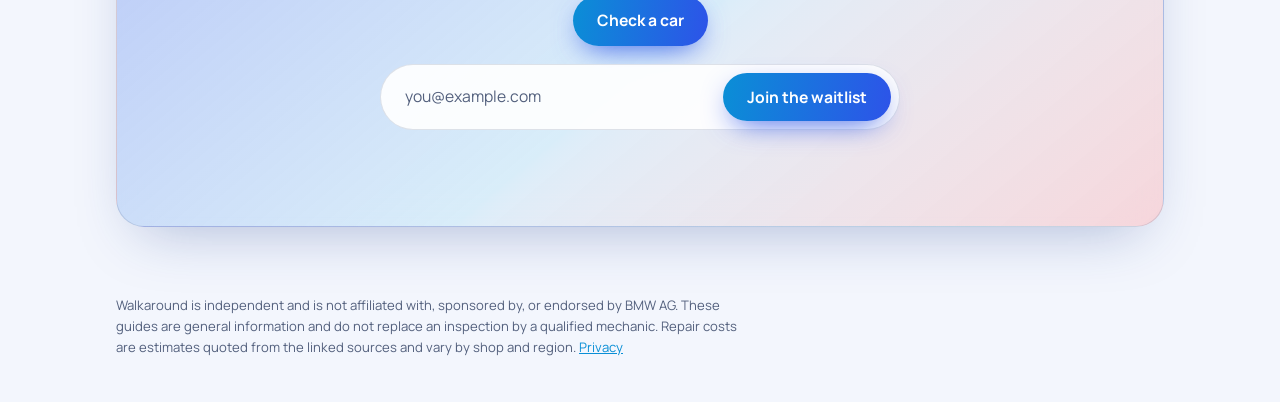
<file: privacy.html>
<!doctype html>
<html lang="en">
<head>
<meta charset="utf-8">
<meta name="viewport" content="width=device-width, initial-scale=1, viewport-fit=cover">
<title>Privacy | Walkaround</title>
<meta name="description" content="What the Walkaround checker and Chrome extension read, what they send, and what is kept.">
<link rel="canonical" href="https://benshiautomotive.vercel.app/privacy">
<link rel="stylesheet" href="https://fonts.googleapis.com/css2?family=Sora:wght@400;600;700;800&family=Manrope:wght@400;500;600;700&family=JetBrains+Mono:wght@400;500&display=swap">
<link rel="stylesheet" href="/styles.css">
</head>
<body>
<div class="aurora" aria-hidden="true"><b></b><b></b><b></b></div>

<header>
  <div class="wrap">
    <div class="nav">
      <a class="brand" href="/">walk<span class="grad-text">around</span></a>
      <nav aria-label="Sections">
        <a href="/check">Check a car</a>
        <a href="/engines">Engine guides</a>
        <a href="/#faq">FAQ</a>
      </nav>
      <a class="btn small" href="/check">Check a car</a>
    </div>
  </div>
</header>

<main>
<section class="guide">
  <div class="wrap prose">
    <span class="eyebrow">Privacy</span>
    <h1>What Walkaround <span class="grad-text">sees and keeps</span></h1>
    <p class="sub">Short version: we only use the car details needed to build a report, we do not store them, and we never sell anything. Updated November 20, 2026.</p>

    <h2>The checker on this site</h2>
    <p>When you check a car, the VIN, year, model, mileage and asking price you enter are sent to our server so it can look up the VIN and recalls with NHTSA, the US government safety agency. We do not save them in a database. Text you paste into the "paste the whole listing" box stays in your browser; only the details picked out of it are sent.</p>
    <p>Report links put the car details in the web address so you can share them. Anyone you send a link to can see those details.</p>

    <h2>The Walkaround Chrome extension</h2>
    <p>The extension only runs on car listing pages on CarGurus, Cars.com, Autotrader, CarMax, Carvana, TrueCar, Facebook Marketplace and Craigslist. It reads the listing in your browser to find the VIN, year, model, mileage and asking price, and sends only those values to our server to build the report.</p>
    <p>It does not send the page text, the page address, your browsing history, or anything about you. It does not use cookies, does not track you across sites, shows no ads, and does not sell or share data.</p>

    <h2>Feedback and the waitlist</h2>
    <p>Feedback and waitlist forms are handled by Formspree, which emails them to us. Your email address is only collected if you type it in, and it is only used to reply or to tell you when we add more makes. Ask through the feedback form and we will delete it.</p>

    <h2>Services we rely on</h2>
    <p>The site is hosted on Vercel, which keeps standard request logs (such as IP address, time and the request itself) for a limited time. Fonts load from Google Fonts. VIN and recall lookups go to NHTSA. Each has its own privacy policy.</p>

    <h2>Questions</h2>
    <p>Use the <a href="/check#feedback">feedback form</a> and we will get back to you if you leave an email.</p>
  </div>
</section>

<section id="waitlist">
  <div class="wrap">
    <div class="card cta">
      <h2>Checking a specific car? <span class="grad-text">Run it free</span></h2>
      <p class="sub">The <a href="/check">Walkaround checker</a> takes the VIN or year and model, the mileage and the asking price, and tells you what is due, which recalls apply, and what to offer. Free while in beta. Leave your email to hear when we add more makes.</p>
      <p><a class="btn" href="/check">Check a car</a></p>
      <form class="join" id="join-form" action="https://formspree.io/f/myeweqok" method="POST">
        <input id="join-email" name="email" type="email" aria-label="Email address" placeholder="you@example.com" autocomplete="email" required>
        <input class="trap" type="text" name="_gotcha" tabindex="-1" autocomplete="off" aria-hidden="true">
        <input type="hidden" name="source" value="engine-guide/privacy">
        <button class="btn" type="submit">Join the waitlist</button>
      </form>
      <p class="status" id="join-status" role="status"></p>
    </div>
  </div>
</section>
</main>

<footer>
  <div class="wrap">
    <p class="fine">Walkaround is independent and is not affiliated with, sponsored by, or endorsed by BMW AG. These guides are general information and do not replace an inspection by a qualified mechanic. Repair costs are estimates quoted from the linked sources and vary by shop and region. <a href="/privacy">Privacy</a></p>
  </div>
</footer>

<script src="/site.js" defer></script>
</body>
</html>
</file>
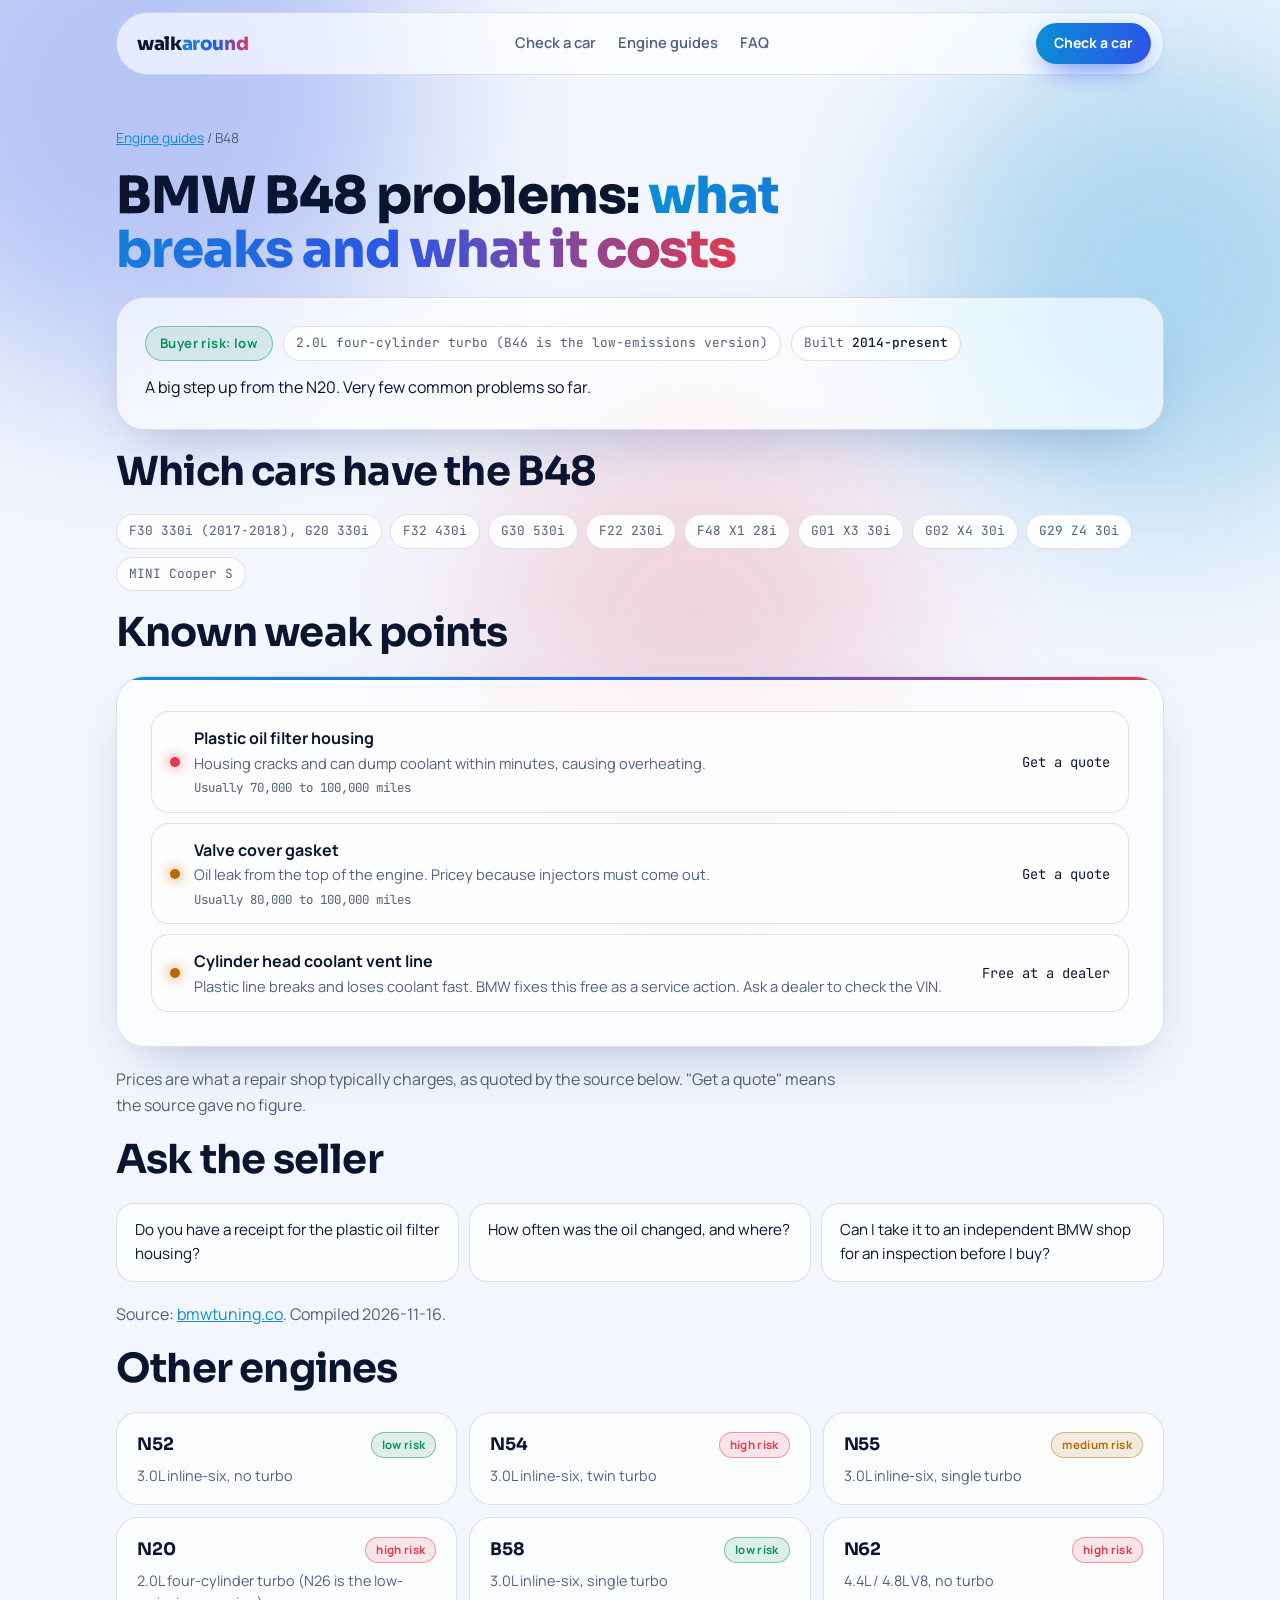
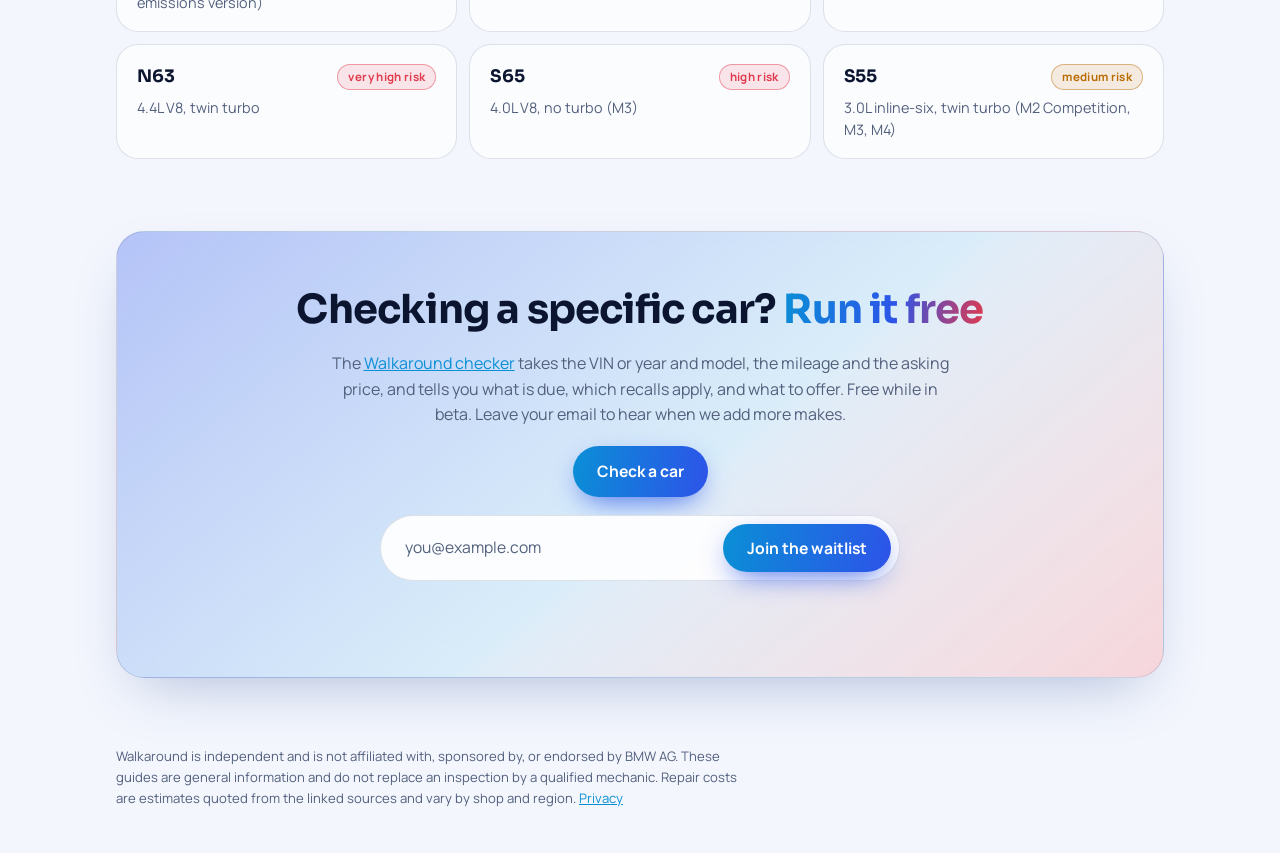
<file: engines/b48.html>
<!doctype html>
<html lang="en">
<head>
<meta charset="utf-8">
<meta name="viewport" content="width=device-width, initial-scale=1, viewport-fit=cover">
<title>BMW B48 problems: what breaks and what it costs | Walkaround</title>
<meta name="description" content="Known weak points of the BMW B48 engine (2.0L four-cylinder turbo (B46 is the low-emissions version)), typical mileage, repair costs, and what to ask the seller before buying.">
<link rel="canonical" href="https://benshiautomotive.vercel.app/engines/b48">
<link rel="stylesheet" href="https://fonts.googleapis.com/css2?family=Sora:wght@400;600;700;800&family=Manrope:wght@400;500;600;700&family=JetBrains+Mono:wght@400;500&display=swap">
<link rel="stylesheet" href="/styles.css">
</head>
<body>
<div class="aurora" aria-hidden="true"><b></b><b></b><b></b></div>

<header>
  <div class="wrap">
    <div class="nav">
      <a class="brand" href="/">walk<span class="grad-text">around</span></a>
      <nav aria-label="Sections">
        <a href="/check">Check a car</a>
        <a href="/engines">Engine guides</a>
        <a href="/#faq">FAQ</a>
      </nav>
      <a class="btn small" href="/check">Check a car</a>
    </div>
  </div>
</header>

<main>
<section class="guide">
  <div class="wrap">
    <p class="crumbs"><a href="/engines">Engine guides</a> / B48</p>
    <h1>BMW B48 problems: <span class="grad-text">what breaks and what it costs</span></h1>
    <div class="card summary">
      <div class="row"><span class="pill big live">Buyer risk: low</span><span class="chip">2.0L four-cylinder turbo (B46 is the low-emissions version)</span><span class="chip">Built <b>2014-present</b></span></div>
      <p>A big step up from the N20. Very few common problems so far.</p>
    </div>

    <h2>Which cars have the B48</h2>
    <div class="chips"><span class="chip">F30 330i (2017-2018), G20 330i</span><span class="chip">F32 430i</span><span class="chip">G30 530i</span><span class="chip">F22 230i</span><span class="chip">F48 X1 28i</span><span class="chip">G01 X3 30i</span><span class="chip">G02 X4 30i</span><span class="chip">G29 Z4 30i</span><span class="chip">MINI Cooper S</span></div>

    <h2>Known weak points</h2>
    <div class="card report">
      <div class="group">
        <div class="items">
          <div class="item"><span class="dot red"></span><div class="what"><strong>Plastic oil filter housing</strong><p>Housing cracks and can dump coolant within minutes, causing overheating.</p><div class="meta">Usually 70,000 to 100,000 miles</div></div><span class="cost">Get a quote</span></div>
          <div class="item"><span class="dot"></span><div class="what"><strong>Valve cover gasket</strong><p>Oil leak from the top of the engine. Pricey because injectors must come out.</p><div class="meta">Usually 80,000 to 100,000 miles</div></div><span class="cost">Get a quote</span></div>
          <div class="item"><span class="dot"></span><div class="what"><strong>Cylinder head coolant vent line</strong><p>Plastic line breaks and loses coolant fast. BMW fixes this free as a service action. Ask a dealer to check the VIN.</p></div><span class="cost">Free at a dealer</span></div>
        </div>
      </div>
    </div>
    <div class="prose"><p>Prices are what a repair shop typically charges, as quoted by the source below. "Get a quote" means the source gave no figure.</p></div>

    <h2>Ask the seller</h2>
    <ul class="ask"><li>Do you have a receipt for the plastic oil filter housing?</li><li>How often was the oil changed, and where?</li><li>Can I take it to an independent BMW shop for an inspection before I buy?</li></ul>

    <div class="prose"><p>Source: <a href="https://bmwtuning.co/ultimate-bmw-b48-engine-guide/" rel="nofollow noopener">bmwtuning.co</a>. Compiled 2026-11-16.</p></div>

    <h2>Other engines</h2>
    <div class="guide-list"><a class="tile" href="/engines/n52"><div class="top"><span class="name">N52</span><span class="pill live">low risk</span></div><p>3.0L inline-six, no turbo</p></a><a class="tile" href="/engines/n54"><div class="top"><span class="name">N54</span><span class="pill bad">high risk</span></div><p>3.0L inline-six, twin turbo</p></a><a class="tile" href="/engines/n55"><div class="top"><span class="name">N55</span><span class="pill mid">medium risk</span></div><p>3.0L inline-six, single turbo</p></a><a class="tile" href="/engines/n20"><div class="top"><span class="name">N20</span><span class="pill bad">high risk</span></div><p>2.0L four-cylinder turbo (N26 is the low-emissions version)</p></a><a class="tile" href="/engines/b58"><div class="top"><span class="name">B58</span><span class="pill live">low risk</span></div><p>3.0L inline-six, single turbo</p></a><a class="tile" href="/engines/n62"><div class="top"><span class="name">N62</span><span class="pill bad">high risk</span></div><p>4.4L / 4.8L V8, no turbo</p></a><a class="tile" href="/engines/n63"><div class="top"><span class="name">N63</span><span class="pill bad">very high risk</span></div><p>4.4L V8, twin turbo</p></a><a class="tile" href="/engines/s65"><div class="top"><span class="name">S65</span><span class="pill bad">high risk</span></div><p>4.0L V8, no turbo (M3)</p></a><a class="tile" href="/engines/s55"><div class="top"><span class="name">S55</span><span class="pill mid">medium risk</span></div><p>3.0L inline-six, twin turbo (M2 Competition, M3, M4)</p></a></div>
  </div>
</section>

<section id="waitlist">
  <div class="wrap">
    <div class="card cta">
      <h2>Checking a specific car? <span class="grad-text">Run it free</span></h2>
      <p class="sub">The <a href="/check">Walkaround checker</a> takes the VIN or year and model, the mileage and the asking price, and tells you what is due, which recalls apply, and what to offer. Free while in beta. Leave your email to hear when we add more makes.</p>
      <p><a class="btn" href="/check">Check a car</a></p>
      <form class="join" id="join-form" action="https://formspree.io/f/myeweqok" method="POST">
        <input id="join-email" name="email" type="email" aria-label="Email address" placeholder="you@example.com" autocomplete="email" required>
        <input class="trap" type="text" name="_gotcha" tabindex="-1" autocomplete="off" aria-hidden="true">
        <input type="hidden" name="source" value="engine-guide/engines/b48">
        <button class="btn" type="submit">Join the waitlist</button>
      </form>
      <p class="status" id="join-status" role="status"></p>
    </div>
  </div>
</section>
</main>

<footer>
  <div class="wrap">
    <p class="fine">Walkaround is independent and is not affiliated with, sponsored by, or endorsed by BMW AG. These guides are general information and do not replace an inspection by a qualified mechanic. Repair costs are estimates quoted from the linked sources and vary by shop and region. <a href="/privacy">Privacy</a></p>
  </div>
</footer>

<script src="/site.js" defer></script>
</body>
</html>
</file>
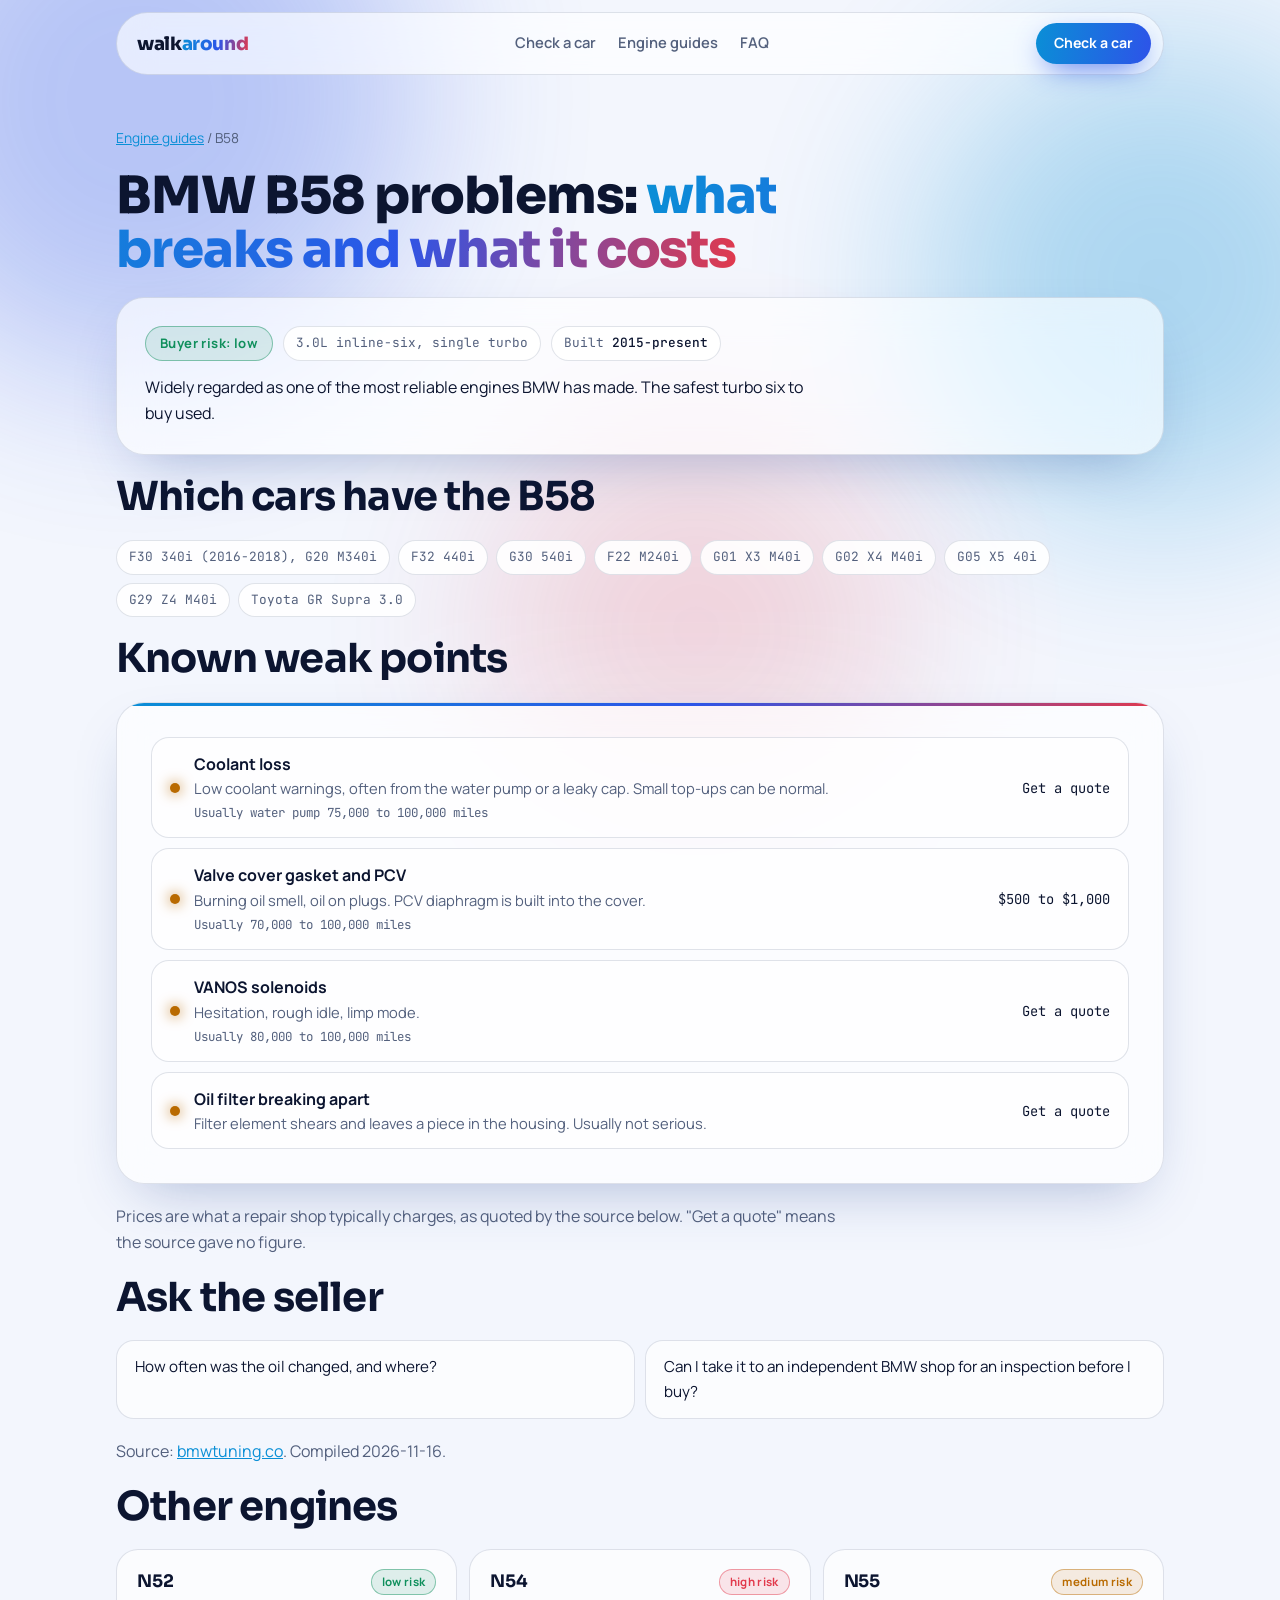
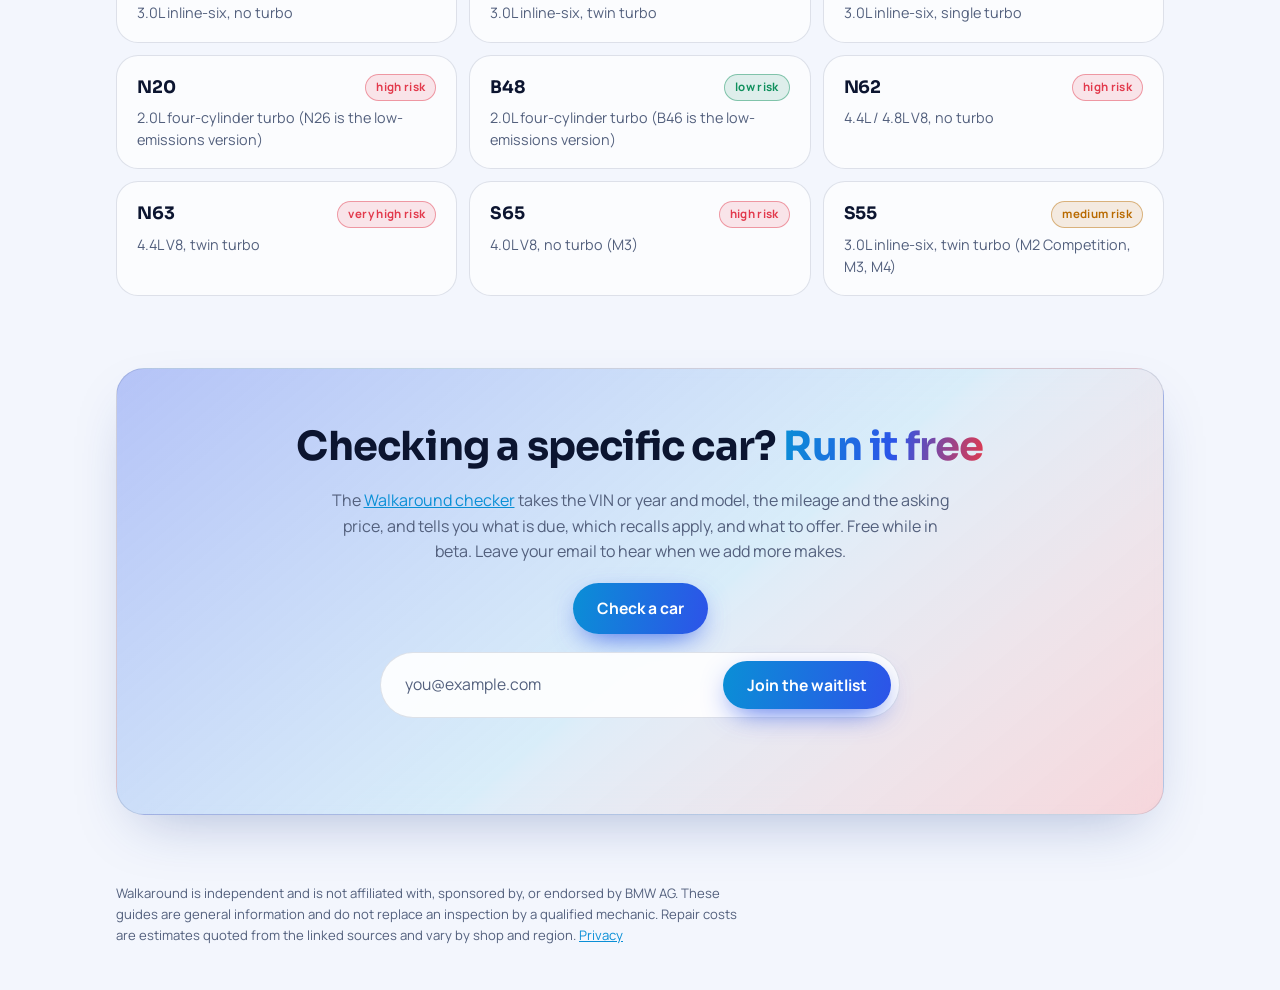
<file: engines/b58.html>
<!doctype html>
<html lang="en">
<head>
<meta charset="utf-8">
<meta name="viewport" content="width=device-width, initial-scale=1, viewport-fit=cover">
<title>BMW B58 problems: what breaks and what it costs | Walkaround</title>
<meta name="description" content="Known weak points of the BMW B58 engine (3.0L inline-six, single turbo), typical mileage, repair costs, and what to ask the seller before buying.">
<link rel="canonical" href="https://benshiautomotive.vercel.app/engines/b58">
<link rel="stylesheet" href="https://fonts.googleapis.com/css2?family=Sora:wght@400;600;700;800&family=Manrope:wght@400;500;600;700&family=JetBrains+Mono:wght@400;500&display=swap">
<link rel="stylesheet" href="/styles.css">
</head>
<body>
<div class="aurora" aria-hidden="true"><b></b><b></b><b></b></div>

<header>
  <div class="wrap">
    <div class="nav">
      <a class="brand" href="/">walk<span class="grad-text">around</span></a>
      <nav aria-label="Sections">
        <a href="/check">Check a car</a>
        <a href="/engines">Engine guides</a>
        <a href="/#faq">FAQ</a>
      </nav>
      <a class="btn small" href="/check">Check a car</a>
    </div>
  </div>
</header>

<main>
<section class="guide">
  <div class="wrap">
    <p class="crumbs"><a href="/engines">Engine guides</a> / B58</p>
    <h1>BMW B58 problems: <span class="grad-text">what breaks and what it costs</span></h1>
    <div class="card summary">
      <div class="row"><span class="pill big live">Buyer risk: low</span><span class="chip">3.0L inline-six, single turbo</span><span class="chip">Built <b>2015-present</b></span></div>
      <p>Widely regarded as one of the most reliable engines BMW has made. The safest turbo six to buy used.</p>
    </div>

    <h2>Which cars have the B58</h2>
    <div class="chips"><span class="chip">F30 340i (2016-2018), G20 M340i</span><span class="chip">F32 440i</span><span class="chip">G30 540i</span><span class="chip">F22 M240i</span><span class="chip">G01 X3 M40i</span><span class="chip">G02 X4 M40i</span><span class="chip">G05 X5 40i</span><span class="chip">G29 Z4 M40i</span><span class="chip">Toyota GR Supra 3.0</span></div>

    <h2>Known weak points</h2>
    <div class="card report">
      <div class="group">
        <div class="items">
          <div class="item"><span class="dot"></span><div class="what"><strong>Coolant loss</strong><p>Low coolant warnings, often from the water pump or a leaky cap. Small top-ups can be normal.</p><div class="meta">Usually water pump 75,000 to 100,000 miles</div></div><span class="cost">Get a quote</span></div>
          <div class="item"><span class="dot"></span><div class="what"><strong>Valve cover gasket and PCV</strong><p>Burning oil smell, oil on plugs. PCV diaphragm is built into the cover.</p><div class="meta">Usually 70,000 to 100,000 miles</div></div><span class="cost">$500 to $1,000</span></div>
          <div class="item"><span class="dot"></span><div class="what"><strong>VANOS solenoids</strong><p>Hesitation, rough idle, limp mode.</p><div class="meta">Usually 80,000 to 100,000 miles</div></div><span class="cost">Get a quote</span></div>
          <div class="item"><span class="dot"></span><div class="what"><strong>Oil filter breaking apart</strong><p>Filter element shears and leaves a piece in the housing. Usually not serious.</p></div><span class="cost">Get a quote</span></div>
        </div>
      </div>
    </div>
    <div class="prose"><p>Prices are what a repair shop typically charges, as quoted by the source below. "Get a quote" means the source gave no figure.</p></div>

    <h2>Ask the seller</h2>
    <ul class="ask"><li>How often was the oil changed, and where?</li><li>Can I take it to an independent BMW shop for an inspection before I buy?</li></ul>

    <div class="prose"><p>Source: <a href="https://bmwtuning.co/the-5-most-common-bmw-b58-engine-problems/" rel="nofollow noopener">bmwtuning.co</a>. Compiled 2026-11-16.</p></div>

    <h2>Other engines</h2>
    <div class="guide-list"><a class="tile" href="/engines/n52"><div class="top"><span class="name">N52</span><span class="pill live">low risk</span></div><p>3.0L inline-six, no turbo</p></a><a class="tile" href="/engines/n54"><div class="top"><span class="name">N54</span><span class="pill bad">high risk</span></div><p>3.0L inline-six, twin turbo</p></a><a class="tile" href="/engines/n55"><div class="top"><span class="name">N55</span><span class="pill mid">medium risk</span></div><p>3.0L inline-six, single turbo</p></a><a class="tile" href="/engines/n20"><div class="top"><span class="name">N20</span><span class="pill bad">high risk</span></div><p>2.0L four-cylinder turbo (N26 is the low-emissions version)</p></a><a class="tile" href="/engines/b48"><div class="top"><span class="name">B48</span><span class="pill live">low risk</span></div><p>2.0L four-cylinder turbo (B46 is the low-emissions version)</p></a><a class="tile" href="/engines/n62"><div class="top"><span class="name">N62</span><span class="pill bad">high risk</span></div><p>4.4L / 4.8L V8, no turbo</p></a><a class="tile" href="/engines/n63"><div class="top"><span class="name">N63</span><span class="pill bad">very high risk</span></div><p>4.4L V8, twin turbo</p></a><a class="tile" href="/engines/s65"><div class="top"><span class="name">S65</span><span class="pill bad">high risk</span></div><p>4.0L V8, no turbo (M3)</p></a><a class="tile" href="/engines/s55"><div class="top"><span class="name">S55</span><span class="pill mid">medium risk</span></div><p>3.0L inline-six, twin turbo (M2 Competition, M3, M4)</p></a></div>
  </div>
</section>

<section id="waitlist">
  <div class="wrap">
    <div class="card cta">
      <h2>Checking a specific car? <span class="grad-text">Run it free</span></h2>
      <p class="sub">The <a href="/check">Walkaround checker</a> takes the VIN or year and model, the mileage and the asking price, and tells you what is due, which recalls apply, and what to offer. Free while in beta. Leave your email to hear when we add more makes.</p>
      <p><a class="btn" href="/check">Check a car</a></p>
      <form class="join" id="join-form" action="https://formspree.io/f/myeweqok" method="POST">
        <input id="join-email" name="email" type="email" aria-label="Email address" placeholder="you@example.com" autocomplete="email" required>
        <input class="trap" type="text" name="_gotcha" tabindex="-1" autocomplete="off" aria-hidden="true">
        <input type="hidden" name="source" value="engine-guide/engines/b58">
        <button class="btn" type="submit">Join the waitlist</button>
      </form>
      <p class="status" id="join-status" role="status"></p>
    </div>
  </div>
</section>
</main>

<footer>
  <div class="wrap">
    <p class="fine">Walkaround is independent and is not affiliated with, sponsored by, or endorsed by BMW AG. These guides are general information and do not replace an inspection by a qualified mechanic. Repair costs are estimates quoted from the linked sources and vary by shop and region. <a href="/privacy">Privacy</a></p>
  </div>
</footer>

<script src="/site.js" defer></script>
</body>
</html>
</file>
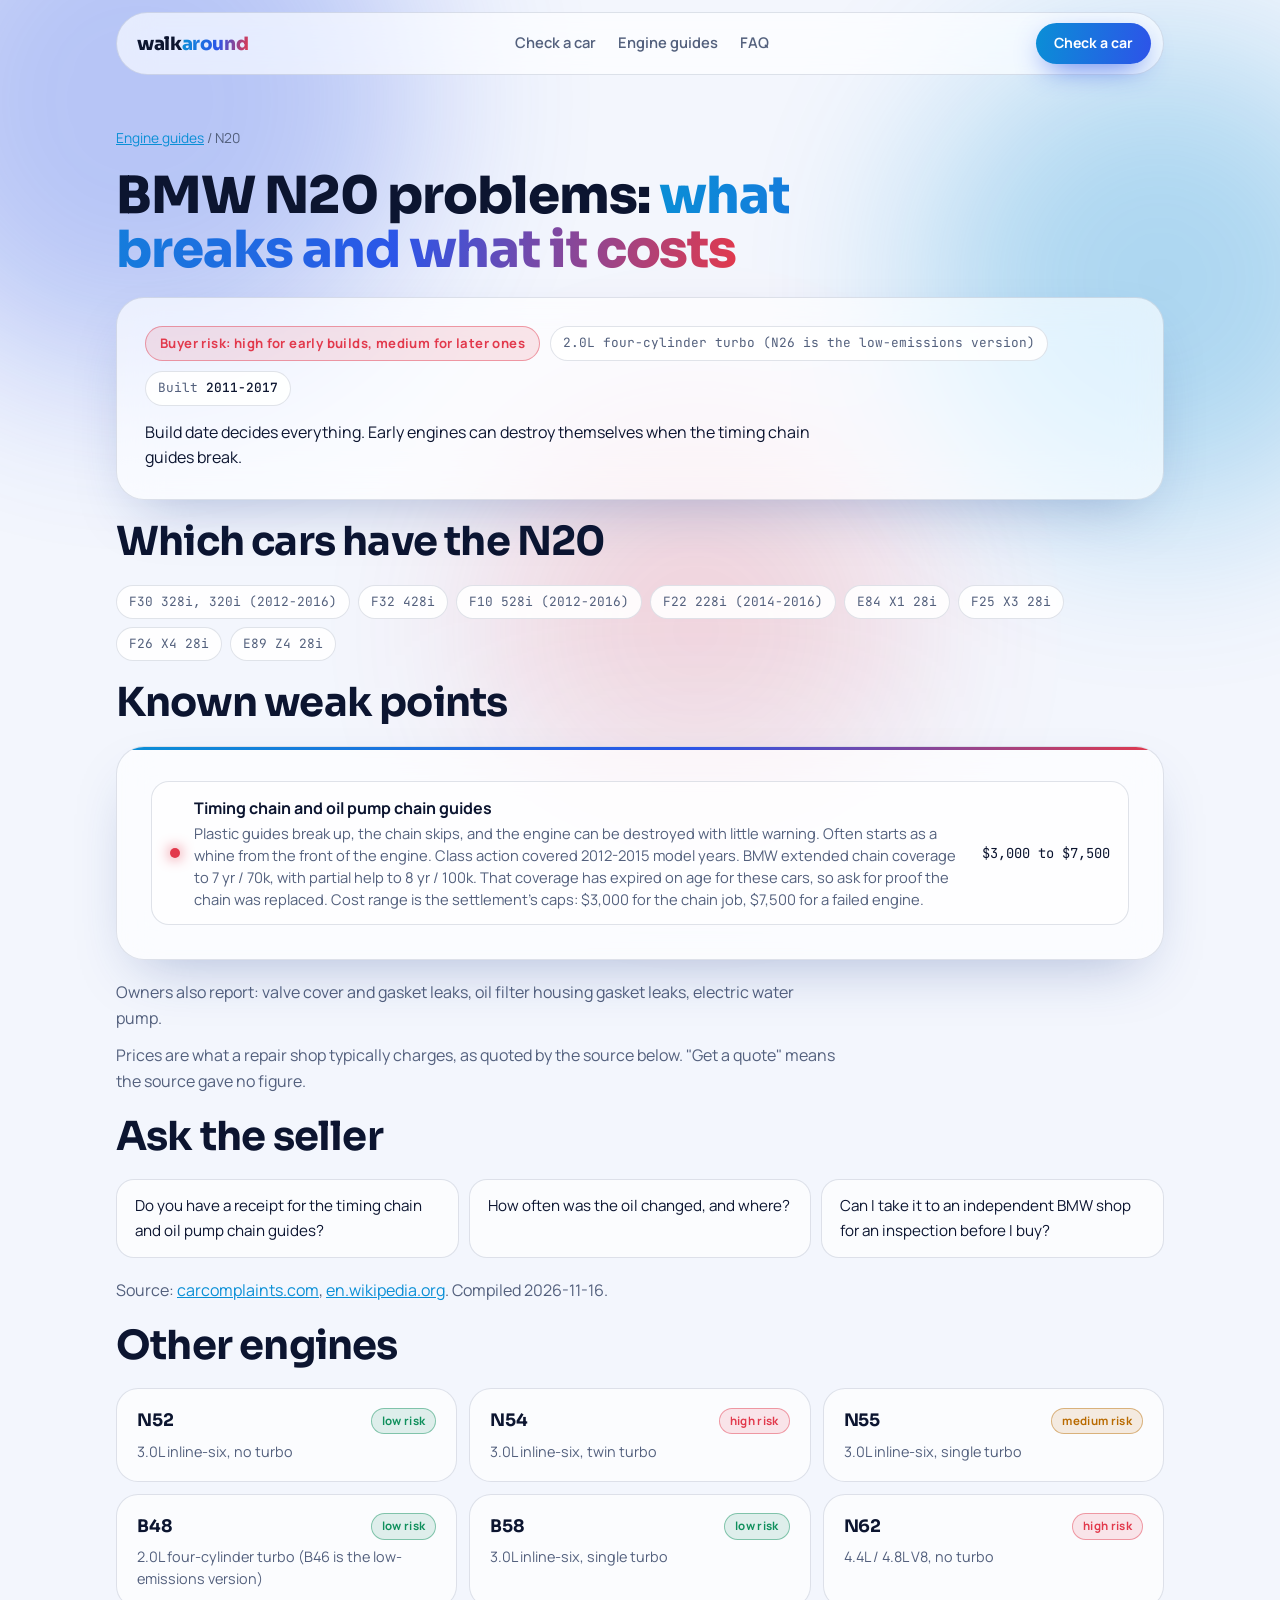
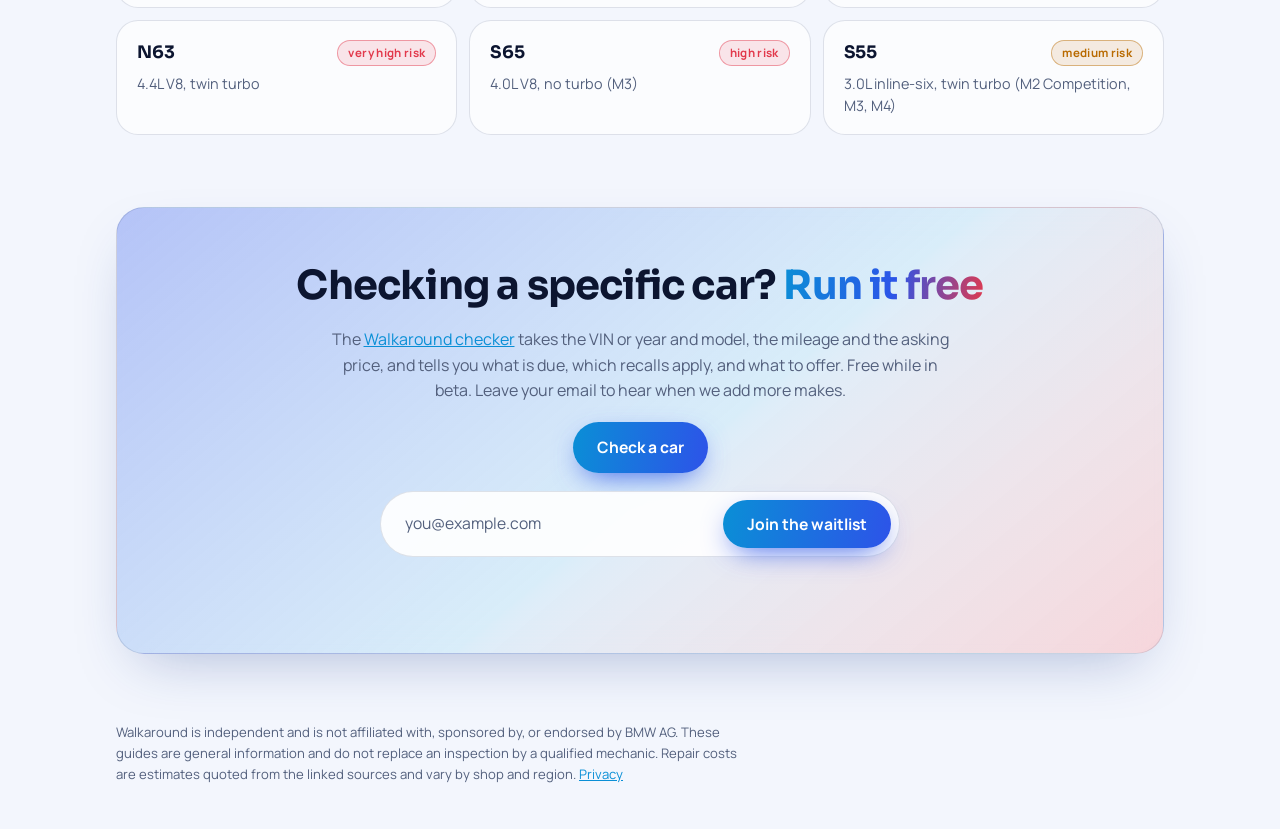
<file: engines/n20.html>
<!doctype html>
<html lang="en">
<head>
<meta charset="utf-8">
<meta name="viewport" content="width=device-width, initial-scale=1, viewport-fit=cover">
<title>BMW N20 problems: what breaks and what it costs | Walkaround</title>
<meta name="description" content="Known weak points of the BMW N20 engine (2.0L four-cylinder turbo (N26 is the low-emissions version)), typical mileage, repair costs, and what to ask the seller before buying.">
<link rel="canonical" href="https://benshiautomotive.vercel.app/engines/n20">
<link rel="stylesheet" href="https://fonts.googleapis.com/css2?family=Sora:wght@400;600;700;800&family=Manrope:wght@400;500;600;700&family=JetBrains+Mono:wght@400;500&display=swap">
<link rel="stylesheet" href="/styles.css">
</head>
<body>
<div class="aurora" aria-hidden="true"><b></b><b></b><b></b></div>

<header>
  <div class="wrap">
    <div class="nav">
      <a class="brand" href="/">walk<span class="grad-text">around</span></a>
      <nav aria-label="Sections">
        <a href="/check">Check a car</a>
        <a href="/engines">Engine guides</a>
        <a href="/#faq">FAQ</a>
      </nav>
      <a class="btn small" href="/check">Check a car</a>
    </div>
  </div>
</header>

<main>
<section class="guide">
  <div class="wrap">
    <p class="crumbs"><a href="/engines">Engine guides</a> / N20</p>
    <h1>BMW N20 problems: <span class="grad-text">what breaks and what it costs</span></h1>
    <div class="card summary">
      <div class="row"><span class="pill big bad">Buyer risk: high for early builds, medium for later ones</span><span class="chip">2.0L four-cylinder turbo (N26 is the low-emissions version)</span><span class="chip">Built <b>2011-2017</b></span></div>
      <p>Build date decides everything. Early engines can destroy themselves when the timing chain guides break.</p>
    </div>

    <h2>Which cars have the N20</h2>
    <div class="chips"><span class="chip">F30 328i, 320i (2012-2016)</span><span class="chip">F32 428i</span><span class="chip">F10 528i (2012-2016)</span><span class="chip">F22 228i (2014-2016)</span><span class="chip">E84 X1 28i</span><span class="chip">F25 X3 28i</span><span class="chip">F26 X4 28i</span><span class="chip">E89 Z4 28i</span></div>

    <h2>Known weak points</h2>
    <div class="card report">
      <div class="group">
        <div class="items">
          <div class="item"><span class="dot red"></span><div class="what"><strong>Timing chain and oil pump chain guides</strong><p>Plastic guides break up, the chain skips, and the engine can be destroyed with little warning. Often starts as a whine from the front of the engine. Class action covered 2012-2015 model years. BMW extended chain coverage to 7 yr / 70k, with partial help to 8 yr / 100k. That coverage has expired on age for these cars, so ask for proof the chain was replaced. Cost range is the settlement&#x27;s caps: $3,000 for the chain job, $7,500 for a failed engine.</p></div><span class="cost">$3,000 to $7,500</span></div>
        </div>
      </div>
    </div>
    <div class="prose"><p>Owners also report: valve cover and gasket leaks, oil filter housing gasket leaks, electric water pump.</p><p>Prices are what a repair shop typically charges, as quoted by the source below. "Get a quote" means the source gave no figure.</p></div>

    <h2>Ask the seller</h2>
    <ul class="ask"><li>Do you have a receipt for the timing chain and oil pump chain guides?</li><li>How often was the oil changed, and where?</li><li>Can I take it to an independent BMW shop for an inspection before I buy?</li></ul>

    <div class="prose"><p>Source: <a href="https://carcomplaints.com/news/2020/bmw-timing-chain-lawsuit-settlement-reached.shtml" rel="nofollow noopener">carcomplaints.com</a>, <a href="https://en.wikipedia.org/wiki/BMW_N20" rel="nofollow noopener">en.wikipedia.org</a>. Compiled 2026-11-16.</p></div>

    <h2>Other engines</h2>
    <div class="guide-list"><a class="tile" href="/engines/n52"><div class="top"><span class="name">N52</span><span class="pill live">low risk</span></div><p>3.0L inline-six, no turbo</p></a><a class="tile" href="/engines/n54"><div class="top"><span class="name">N54</span><span class="pill bad">high risk</span></div><p>3.0L inline-six, twin turbo</p></a><a class="tile" href="/engines/n55"><div class="top"><span class="name">N55</span><span class="pill mid">medium risk</span></div><p>3.0L inline-six, single turbo</p></a><a class="tile" href="/engines/b48"><div class="top"><span class="name">B48</span><span class="pill live">low risk</span></div><p>2.0L four-cylinder turbo (B46 is the low-emissions version)</p></a><a class="tile" href="/engines/b58"><div class="top"><span class="name">B58</span><span class="pill live">low risk</span></div><p>3.0L inline-six, single turbo</p></a><a class="tile" href="/engines/n62"><div class="top"><span class="name">N62</span><span class="pill bad">high risk</span></div><p>4.4L / 4.8L V8, no turbo</p></a><a class="tile" href="/engines/n63"><div class="top"><span class="name">N63</span><span class="pill bad">very high risk</span></div><p>4.4L V8, twin turbo</p></a><a class="tile" href="/engines/s65"><div class="top"><span class="name">S65</span><span class="pill bad">high risk</span></div><p>4.0L V8, no turbo (M3)</p></a><a class="tile" href="/engines/s55"><div class="top"><span class="name">S55</span><span class="pill mid">medium risk</span></div><p>3.0L inline-six, twin turbo (M2 Competition, M3, M4)</p></a></div>
  </div>
</section>

<section id="waitlist">
  <div class="wrap">
    <div class="card cta">
      <h2>Checking a specific car? <span class="grad-text">Run it free</span></h2>
      <p class="sub">The <a href="/check">Walkaround checker</a> takes the VIN or year and model, the mileage and the asking price, and tells you what is due, which recalls apply, and what to offer. Free while in beta. Leave your email to hear when we add more makes.</p>
      <p><a class="btn" href="/check">Check a car</a></p>
      <form class="join" id="join-form" action="https://formspree.io/f/myeweqok" method="POST">
        <input id="join-email" name="email" type="email" aria-label="Email address" placeholder="you@example.com" autocomplete="email" required>
        <input class="trap" type="text" name="_gotcha" tabindex="-1" autocomplete="off" aria-hidden="true">
        <input type="hidden" name="source" value="engine-guide/engines/n20">
        <button class="btn" type="submit">Join the waitlist</button>
      </form>
      <p class="status" id="join-status" role="status"></p>
    </div>
  </div>
</section>
</main>

<footer>
  <div class="wrap">
    <p class="fine">Walkaround is independent and is not affiliated with, sponsored by, or endorsed by BMW AG. These guides are general information and do not replace an inspection by a qualified mechanic. Repair costs are estimates quoted from the linked sources and vary by shop and region. <a href="/privacy">Privacy</a></p>
  </div>
</footer>

<script src="/site.js" defer></script>
</body>
</html>
</file>
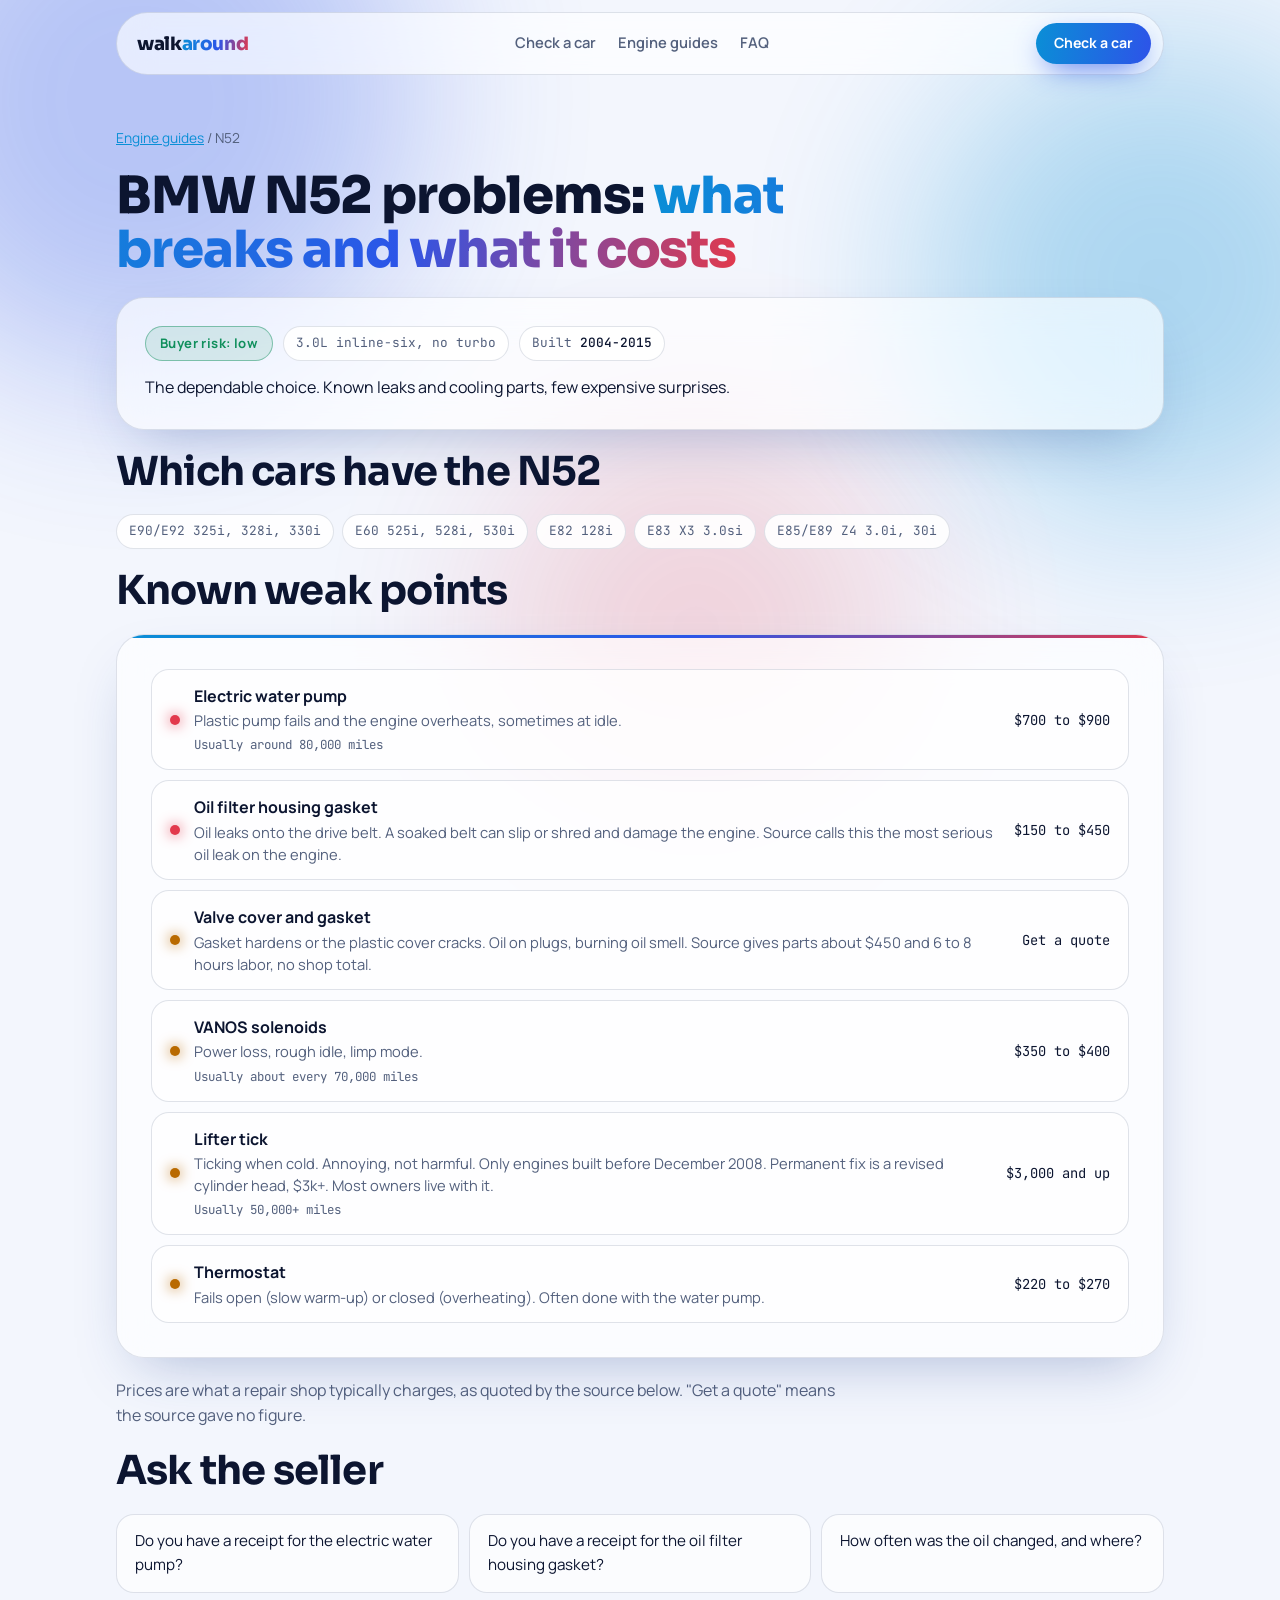
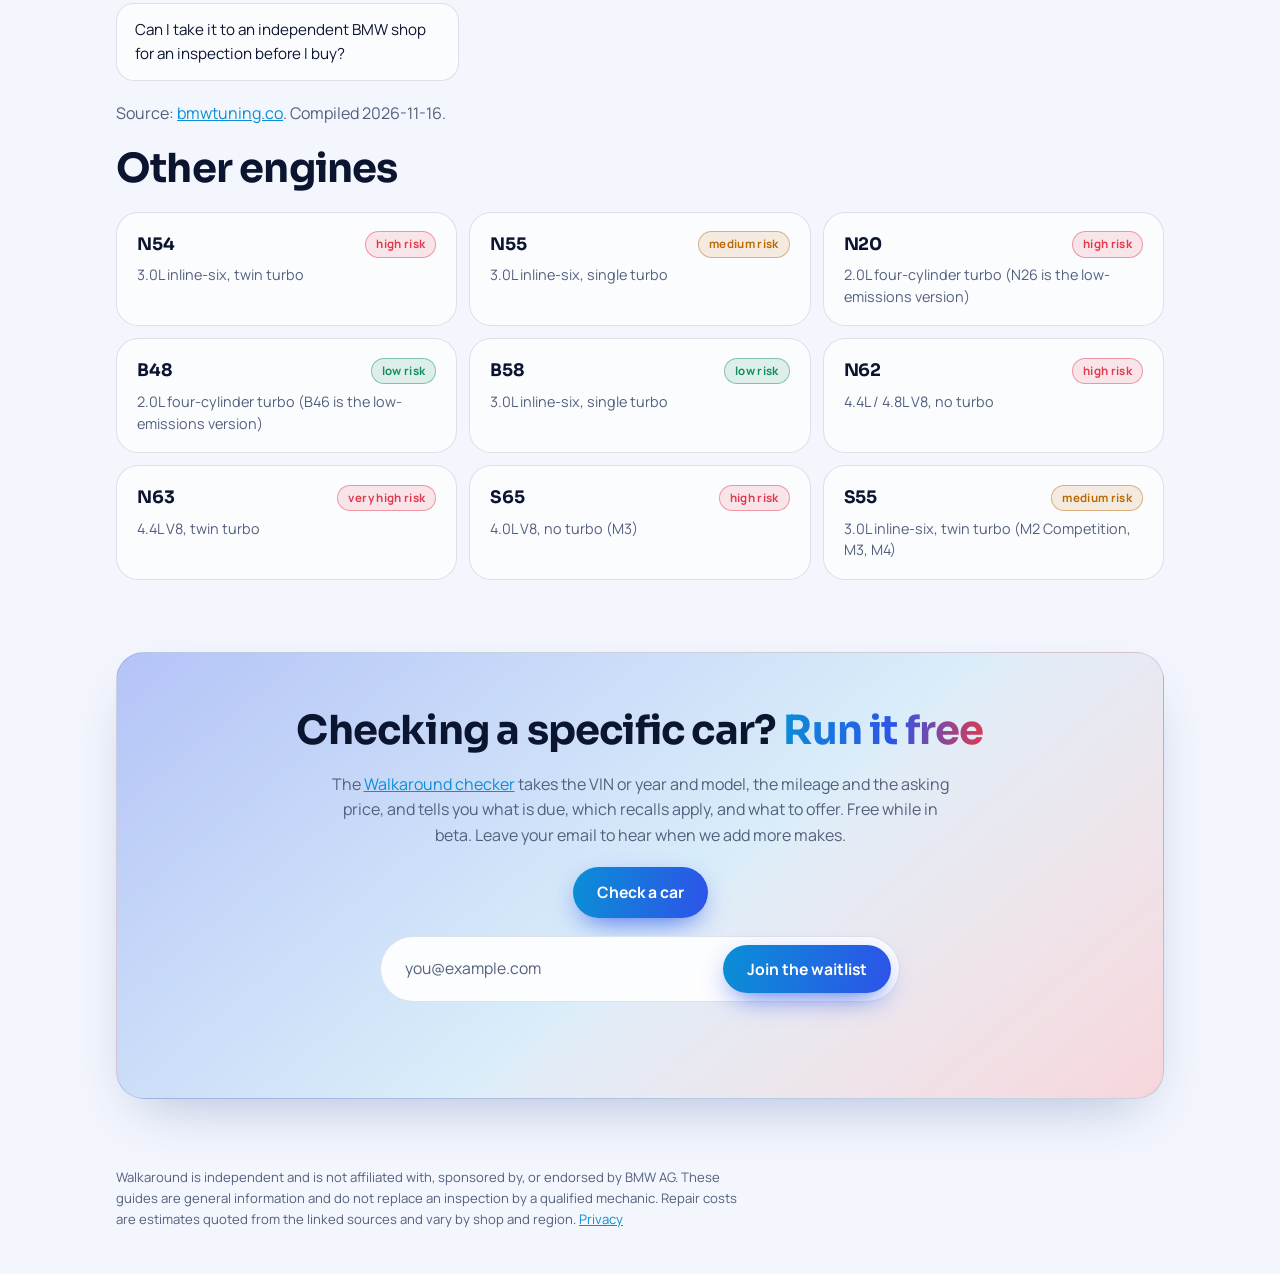
<file: engines/n52.html>
<!doctype html>
<html lang="en">
<head>
<meta charset="utf-8">
<meta name="viewport" content="width=device-width, initial-scale=1, viewport-fit=cover">
<title>BMW N52 problems: what breaks and what it costs | Walkaround</title>
<meta name="description" content="Known weak points of the BMW N52 engine (3.0L inline-six, no turbo), typical mileage, repair costs, and what to ask the seller before buying.">
<link rel="canonical" href="https://benshiautomotive.vercel.app/engines/n52">
<link rel="stylesheet" href="https://fonts.googleapis.com/css2?family=Sora:wght@400;600;700;800&family=Manrope:wght@400;500;600;700&family=JetBrains+Mono:wght@400;500&display=swap">
<link rel="stylesheet" href="/styles.css">
</head>
<body>
<div class="aurora" aria-hidden="true"><b></b><b></b><b></b></div>

<header>
  <div class="wrap">
    <div class="nav">
      <a class="brand" href="/">walk<span class="grad-text">around</span></a>
      <nav aria-label="Sections">
        <a href="/check">Check a car</a>
        <a href="/engines">Engine guides</a>
        <a href="/#faq">FAQ</a>
      </nav>
      <a class="btn small" href="/check">Check a car</a>
    </div>
  </div>
</header>

<main>
<section class="guide">
  <div class="wrap">
    <p class="crumbs"><a href="/engines">Engine guides</a> / N52</p>
    <h1>BMW N52 problems: <span class="grad-text">what breaks and what it costs</span></h1>
    <div class="card summary">
      <div class="row"><span class="pill big live">Buyer risk: low</span><span class="chip">3.0L inline-six, no turbo</span><span class="chip">Built <b>2004-2015</b></span></div>
      <p>The dependable choice. Known leaks and cooling parts, few expensive surprises.</p>
    </div>

    <h2>Which cars have the N52</h2>
    <div class="chips"><span class="chip">E90/E92 325i, 328i, 330i</span><span class="chip">E60 525i, 528i, 530i</span><span class="chip">E82 128i</span><span class="chip">E83 X3 3.0si</span><span class="chip">E85/E89 Z4 3.0i, 30i</span></div>

    <h2>Known weak points</h2>
    <div class="card report">
      <div class="group">
        <div class="items">
          <div class="item"><span class="dot red"></span><div class="what"><strong>Electric water pump</strong><p>Plastic pump fails and the engine overheats, sometimes at idle.</p><div class="meta">Usually around 80,000 miles</div></div><span class="cost">$700 to $900</span></div>
          <div class="item"><span class="dot red"></span><div class="what"><strong>Oil filter housing gasket</strong><p>Oil leaks onto the drive belt. A soaked belt can slip or shred and damage the engine. Source calls this the most serious oil leak on the engine.</p></div><span class="cost">$150 to $450</span></div>
          <div class="item"><span class="dot"></span><div class="what"><strong>Valve cover and gasket</strong><p>Gasket hardens or the plastic cover cracks. Oil on plugs, burning oil smell. Source gives parts about $450 and 6 to 8 hours labor, no shop total.</p></div><span class="cost">Get a quote</span></div>
          <div class="item"><span class="dot"></span><div class="what"><strong>VANOS solenoids</strong><p>Power loss, rough idle, limp mode.</p><div class="meta">Usually about every 70,000 miles</div></div><span class="cost">$350 to $400</span></div>
          <div class="item"><span class="dot"></span><div class="what"><strong>Lifter tick</strong><p>Ticking when cold. Annoying, not harmful. Only engines built before December 2008. Permanent fix is a revised cylinder head, $3k+. Most owners live with it.</p><div class="meta">Usually 50,000+ miles</div></div><span class="cost">$3,000 and up</span></div>
          <div class="item"><span class="dot"></span><div class="what"><strong>Thermostat</strong><p>Fails open (slow warm-up) or closed (overheating). Often done with the water pump.</p></div><span class="cost">$220 to $270</span></div>
        </div>
      </div>
    </div>
    <div class="prose"><p>Prices are what a repair shop typically charges, as quoted by the source below. "Get a quote" means the source gave no figure.</p></div>

    <h2>Ask the seller</h2>
    <ul class="ask"><li>Do you have a receipt for the electric water pump?</li><li>Do you have a receipt for the oil filter housing gasket?</li><li>How often was the oil changed, and where?</li><li>Can I take it to an independent BMW shop for an inspection before I buy?</li></ul>

    <div class="prose"><p>Source: <a href="https://bmwtuning.co/bmw-n52-engine-problems/" rel="nofollow noopener">bmwtuning.co</a>. Compiled 2026-11-16.</p></div>

    <h2>Other engines</h2>
    <div class="guide-list"><a class="tile" href="/engines/n54"><div class="top"><span class="name">N54</span><span class="pill bad">high risk</span></div><p>3.0L inline-six, twin turbo</p></a><a class="tile" href="/engines/n55"><div class="top"><span class="name">N55</span><span class="pill mid">medium risk</span></div><p>3.0L inline-six, single turbo</p></a><a class="tile" href="/engines/n20"><div class="top"><span class="name">N20</span><span class="pill bad">high risk</span></div><p>2.0L four-cylinder turbo (N26 is the low-emissions version)</p></a><a class="tile" href="/engines/b48"><div class="top"><span class="name">B48</span><span class="pill live">low risk</span></div><p>2.0L four-cylinder turbo (B46 is the low-emissions version)</p></a><a class="tile" href="/engines/b58"><div class="top"><span class="name">B58</span><span class="pill live">low risk</span></div><p>3.0L inline-six, single turbo</p></a><a class="tile" href="/engines/n62"><div class="top"><span class="name">N62</span><span class="pill bad">high risk</span></div><p>4.4L / 4.8L V8, no turbo</p></a><a class="tile" href="/engines/n63"><div class="top"><span class="name">N63</span><span class="pill bad">very high risk</span></div><p>4.4L V8, twin turbo</p></a><a class="tile" href="/engines/s65"><div class="top"><span class="name">S65</span><span class="pill bad">high risk</span></div><p>4.0L V8, no turbo (M3)</p></a><a class="tile" href="/engines/s55"><div class="top"><span class="name">S55</span><span class="pill mid">medium risk</span></div><p>3.0L inline-six, twin turbo (M2 Competition, M3, M4)</p></a></div>
  </div>
</section>

<section id="waitlist">
  <div class="wrap">
    <div class="card cta">
      <h2>Checking a specific car? <span class="grad-text">Run it free</span></h2>
      <p class="sub">The <a href="/check">Walkaround checker</a> takes the VIN or year and model, the mileage and the asking price, and tells you what is due, which recalls apply, and what to offer. Free while in beta. Leave your email to hear when we add more makes.</p>
      <p><a class="btn" href="/check">Check a car</a></p>
      <form class="join" id="join-form" action="https://formspree.io/f/myeweqok" method="POST">
        <input id="join-email" name="email" type="email" aria-label="Email address" placeholder="you@example.com" autocomplete="email" required>
        <input class="trap" type="text" name="_gotcha" tabindex="-1" autocomplete="off" aria-hidden="true">
        <input type="hidden" name="source" value="engine-guide/engines/n52">
        <button class="btn" type="submit">Join the waitlist</button>
      </form>
      <p class="status" id="join-status" role="status"></p>
    </div>
  </div>
</section>
</main>

<footer>
  <div class="wrap">
    <p class="fine">Walkaround is independent and is not affiliated with, sponsored by, or endorsed by BMW AG. These guides are general information and do not replace an inspection by a qualified mechanic. Repair costs are estimates quoted from the linked sources and vary by shop and region. <a href="/privacy">Privacy</a></p>
  </div>
</footer>

<script src="/site.js" defer></script>
</body>
</html>
</file>
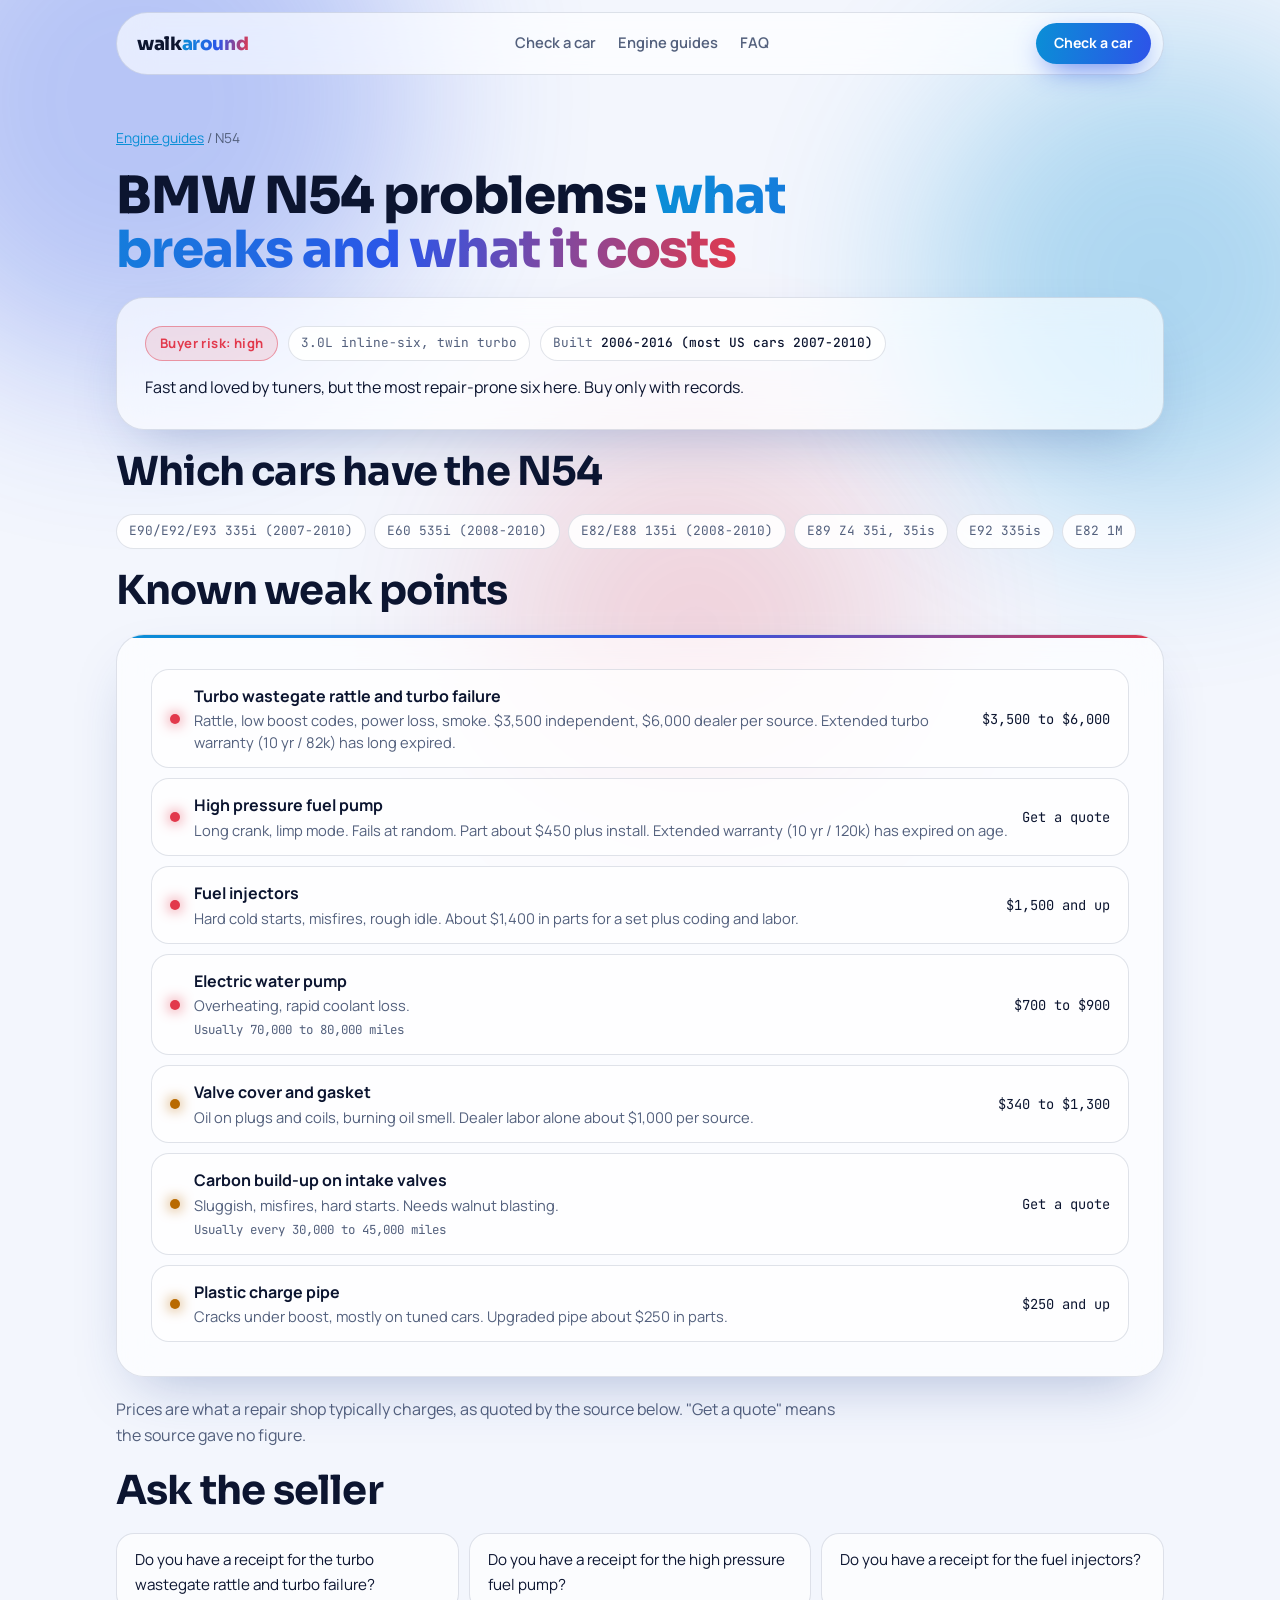
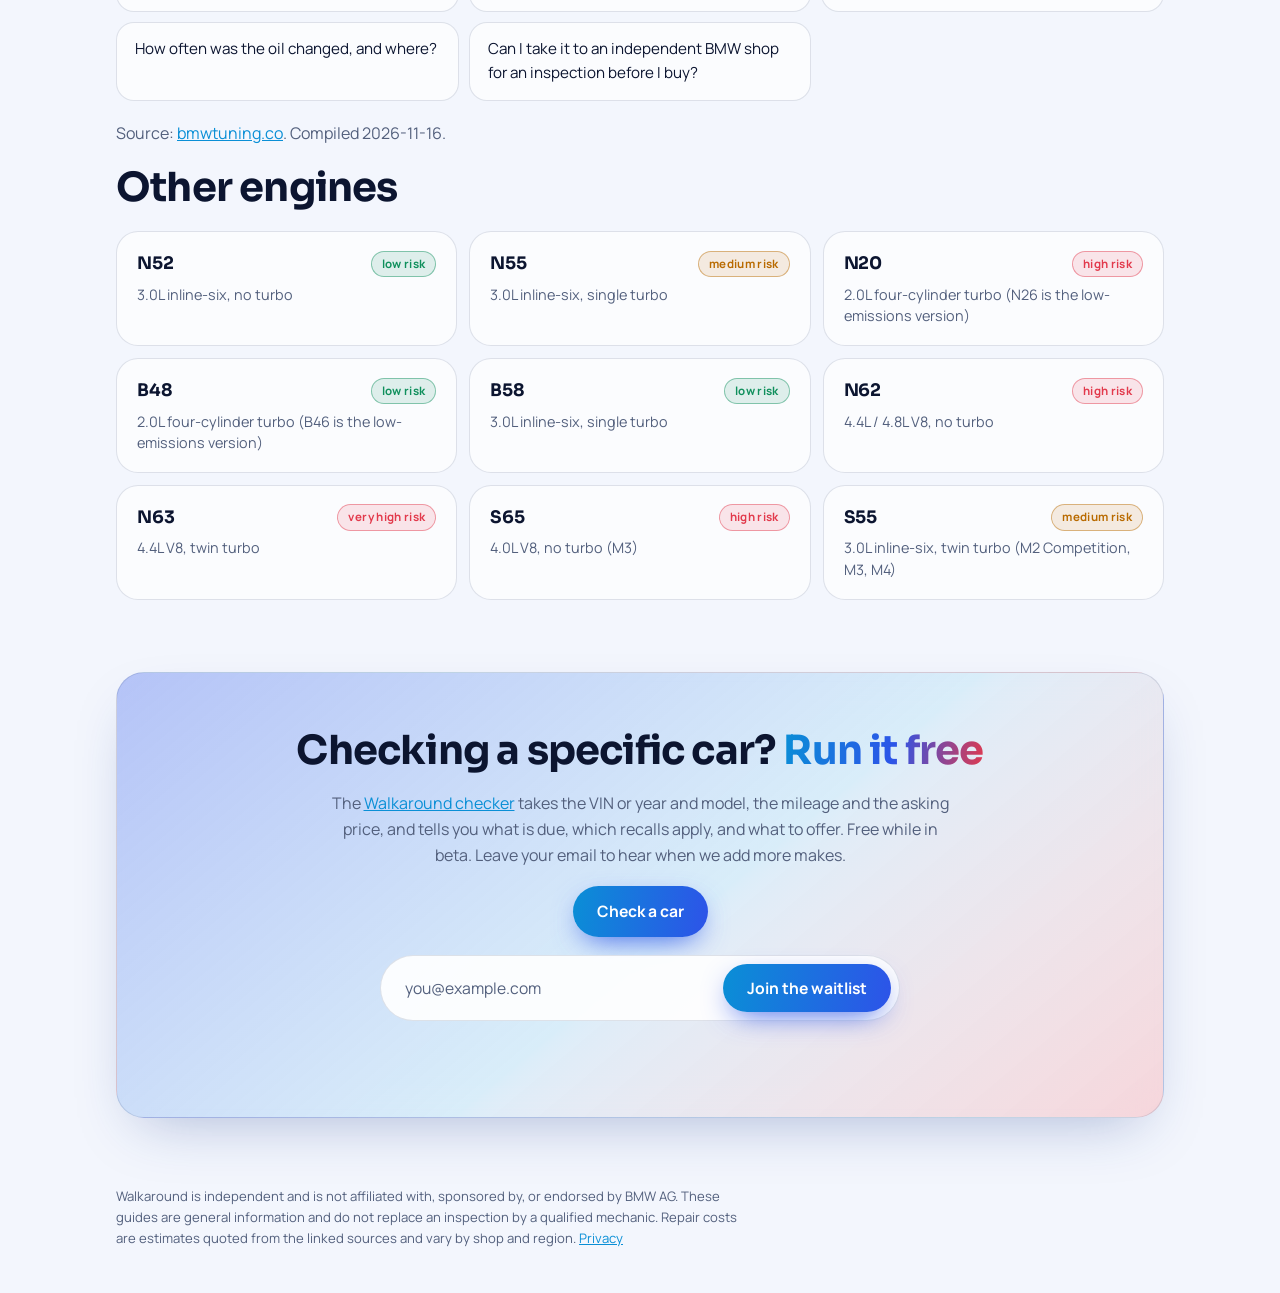
<file: engines/n54.html>
<!doctype html>
<html lang="en">
<head>
<meta charset="utf-8">
<meta name="viewport" content="width=device-width, initial-scale=1, viewport-fit=cover">
<title>BMW N54 problems: what breaks and what it costs | Walkaround</title>
<meta name="description" content="Known weak points of the BMW N54 engine (3.0L inline-six, twin turbo), typical mileage, repair costs, and what to ask the seller before buying.">
<link rel="canonical" href="https://benshiautomotive.vercel.app/engines/n54">
<link rel="stylesheet" href="https://fonts.googleapis.com/css2?family=Sora:wght@400;600;700;800&family=Manrope:wght@400;500;600;700&family=JetBrains+Mono:wght@400;500&display=swap">
<link rel="stylesheet" href="/styles.css">
</head>
<body>
<div class="aurora" aria-hidden="true"><b></b><b></b><b></b></div>

<header>
  <div class="wrap">
    <div class="nav">
      <a class="brand" href="/">walk<span class="grad-text">around</span></a>
      <nav aria-label="Sections">
        <a href="/check">Check a car</a>
        <a href="/engines">Engine guides</a>
        <a href="/#faq">FAQ</a>
      </nav>
      <a class="btn small" href="/check">Check a car</a>
    </div>
  </div>
</header>

<main>
<section class="guide">
  <div class="wrap">
    <p class="crumbs"><a href="/engines">Engine guides</a> / N54</p>
    <h1>BMW N54 problems: <span class="grad-text">what breaks and what it costs</span></h1>
    <div class="card summary">
      <div class="row"><span class="pill big bad">Buyer risk: high</span><span class="chip">3.0L inline-six, twin turbo</span><span class="chip">Built <b>2006-2016 (most US cars 2007-2010)</b></span></div>
      <p>Fast and loved by tuners, but the most repair-prone six here. Buy only with records.</p>
    </div>

    <h2>Which cars have the N54</h2>
    <div class="chips"><span class="chip">E90/E92/E93 335i (2007-2010)</span><span class="chip">E60 535i (2008-2010)</span><span class="chip">E82/E88 135i (2008-2010)</span><span class="chip">E89 Z4 35i, 35is</span><span class="chip">E92 335is</span><span class="chip">E82 1M</span></div>

    <h2>Known weak points</h2>
    <div class="card report">
      <div class="group">
        <div class="items">
          <div class="item"><span class="dot red"></span><div class="what"><strong>Turbo wastegate rattle and turbo failure</strong><p>Rattle, low boost codes, power loss, smoke. $3,500 independent, $6,000 dealer per source. Extended turbo warranty (10 yr / 82k) has long expired.</p></div><span class="cost">$3,500 to $6,000</span></div>
          <div class="item"><span class="dot red"></span><div class="what"><strong>High pressure fuel pump</strong><p>Long crank, limp mode. Fails at random. Part about $450 plus install. Extended warranty (10 yr / 120k) has expired on age.</p></div><span class="cost">Get a quote</span></div>
          <div class="item"><span class="dot red"></span><div class="what"><strong>Fuel injectors</strong><p>Hard cold starts, misfires, rough idle. About $1,400 in parts for a set plus coding and labor.</p></div><span class="cost">$1,500 and up</span></div>
          <div class="item"><span class="dot red"></span><div class="what"><strong>Electric water pump</strong><p>Overheating, rapid coolant loss.</p><div class="meta">Usually 70,000 to 80,000 miles</div></div><span class="cost">$700 to $900</span></div>
          <div class="item"><span class="dot"></span><div class="what"><strong>Valve cover and gasket</strong><p>Oil on plugs and coils, burning oil smell. Dealer labor alone about $1,000 per source.</p></div><span class="cost">$340 to $1,300</span></div>
          <div class="item"><span class="dot"></span><div class="what"><strong>Carbon build-up on intake valves</strong><p>Sluggish, misfires, hard starts. Needs walnut blasting.</p><div class="meta">Usually every 30,000 to 45,000 miles</div></div><span class="cost">Get a quote</span></div>
          <div class="item"><span class="dot"></span><div class="what"><strong>Plastic charge pipe</strong><p>Cracks under boost, mostly on tuned cars. Upgraded pipe about $250 in parts.</p></div><span class="cost">$250 and up</span></div>
        </div>
      </div>
    </div>
    <div class="prose"><p>Prices are what a repair shop typically charges, as quoted by the source below. "Get a quote" means the source gave no figure.</p></div>

    <h2>Ask the seller</h2>
    <ul class="ask"><li>Do you have a receipt for the turbo wastegate rattle and turbo failure?</li><li>Do you have a receipt for the high pressure fuel pump?</li><li>Do you have a receipt for the fuel injectors?</li><li>How often was the oil changed, and where?</li><li>Can I take it to an independent BMW shop for an inspection before I buy?</li></ul>

    <div class="prose"><p>Source: <a href="https://bmwtuning.co/8-most-common-bmw-n54-engine-problems/" rel="nofollow noopener">bmwtuning.co</a>. Compiled 2026-11-16.</p></div>

    <h2>Other engines</h2>
    <div class="guide-list"><a class="tile" href="/engines/n52"><div class="top"><span class="name">N52</span><span class="pill live">low risk</span></div><p>3.0L inline-six, no turbo</p></a><a class="tile" href="/engines/n55"><div class="top"><span class="name">N55</span><span class="pill mid">medium risk</span></div><p>3.0L inline-six, single turbo</p></a><a class="tile" href="/engines/n20"><div class="top"><span class="name">N20</span><span class="pill bad">high risk</span></div><p>2.0L four-cylinder turbo (N26 is the low-emissions version)</p></a><a class="tile" href="/engines/b48"><div class="top"><span class="name">B48</span><span class="pill live">low risk</span></div><p>2.0L four-cylinder turbo (B46 is the low-emissions version)</p></a><a class="tile" href="/engines/b58"><div class="top"><span class="name">B58</span><span class="pill live">low risk</span></div><p>3.0L inline-six, single turbo</p></a><a class="tile" href="/engines/n62"><div class="top"><span class="name">N62</span><span class="pill bad">high risk</span></div><p>4.4L / 4.8L V8, no turbo</p></a><a class="tile" href="/engines/n63"><div class="top"><span class="name">N63</span><span class="pill bad">very high risk</span></div><p>4.4L V8, twin turbo</p></a><a class="tile" href="/engines/s65"><div class="top"><span class="name">S65</span><span class="pill bad">high risk</span></div><p>4.0L V8, no turbo (M3)</p></a><a class="tile" href="/engines/s55"><div class="top"><span class="name">S55</span><span class="pill mid">medium risk</span></div><p>3.0L inline-six, twin turbo (M2 Competition, M3, M4)</p></a></div>
  </div>
</section>

<section id="waitlist">
  <div class="wrap">
    <div class="card cta">
      <h2>Checking a specific car? <span class="grad-text">Run it free</span></h2>
      <p class="sub">The <a href="/check">Walkaround checker</a> takes the VIN or year and model, the mileage and the asking price, and tells you what is due, which recalls apply, and what to offer. Free while in beta. Leave your email to hear when we add more makes.</p>
      <p><a class="btn" href="/check">Check a car</a></p>
      <form class="join" id="join-form" action="https://formspree.io/f/myeweqok" method="POST">
        <input id="join-email" name="email" type="email" aria-label="Email address" placeholder="you@example.com" autocomplete="email" required>
        <input class="trap" type="text" name="_gotcha" tabindex="-1" autocomplete="off" aria-hidden="true">
        <input type="hidden" name="source" value="engine-guide/engines/n54">
        <button class="btn" type="submit">Join the waitlist</button>
      </form>
      <p class="status" id="join-status" role="status"></p>
    </div>
  </div>
</section>
</main>

<footer>
  <div class="wrap">
    <p class="fine">Walkaround is independent and is not affiliated with, sponsored by, or endorsed by BMW AG. These guides are general information and do not replace an inspection by a qualified mechanic. Repair costs are estimates quoted from the linked sources and vary by shop and region. <a href="/privacy">Privacy</a></p>
  </div>
</footer>

<script src="/site.js" defer></script>
</body>
</html>
</file>
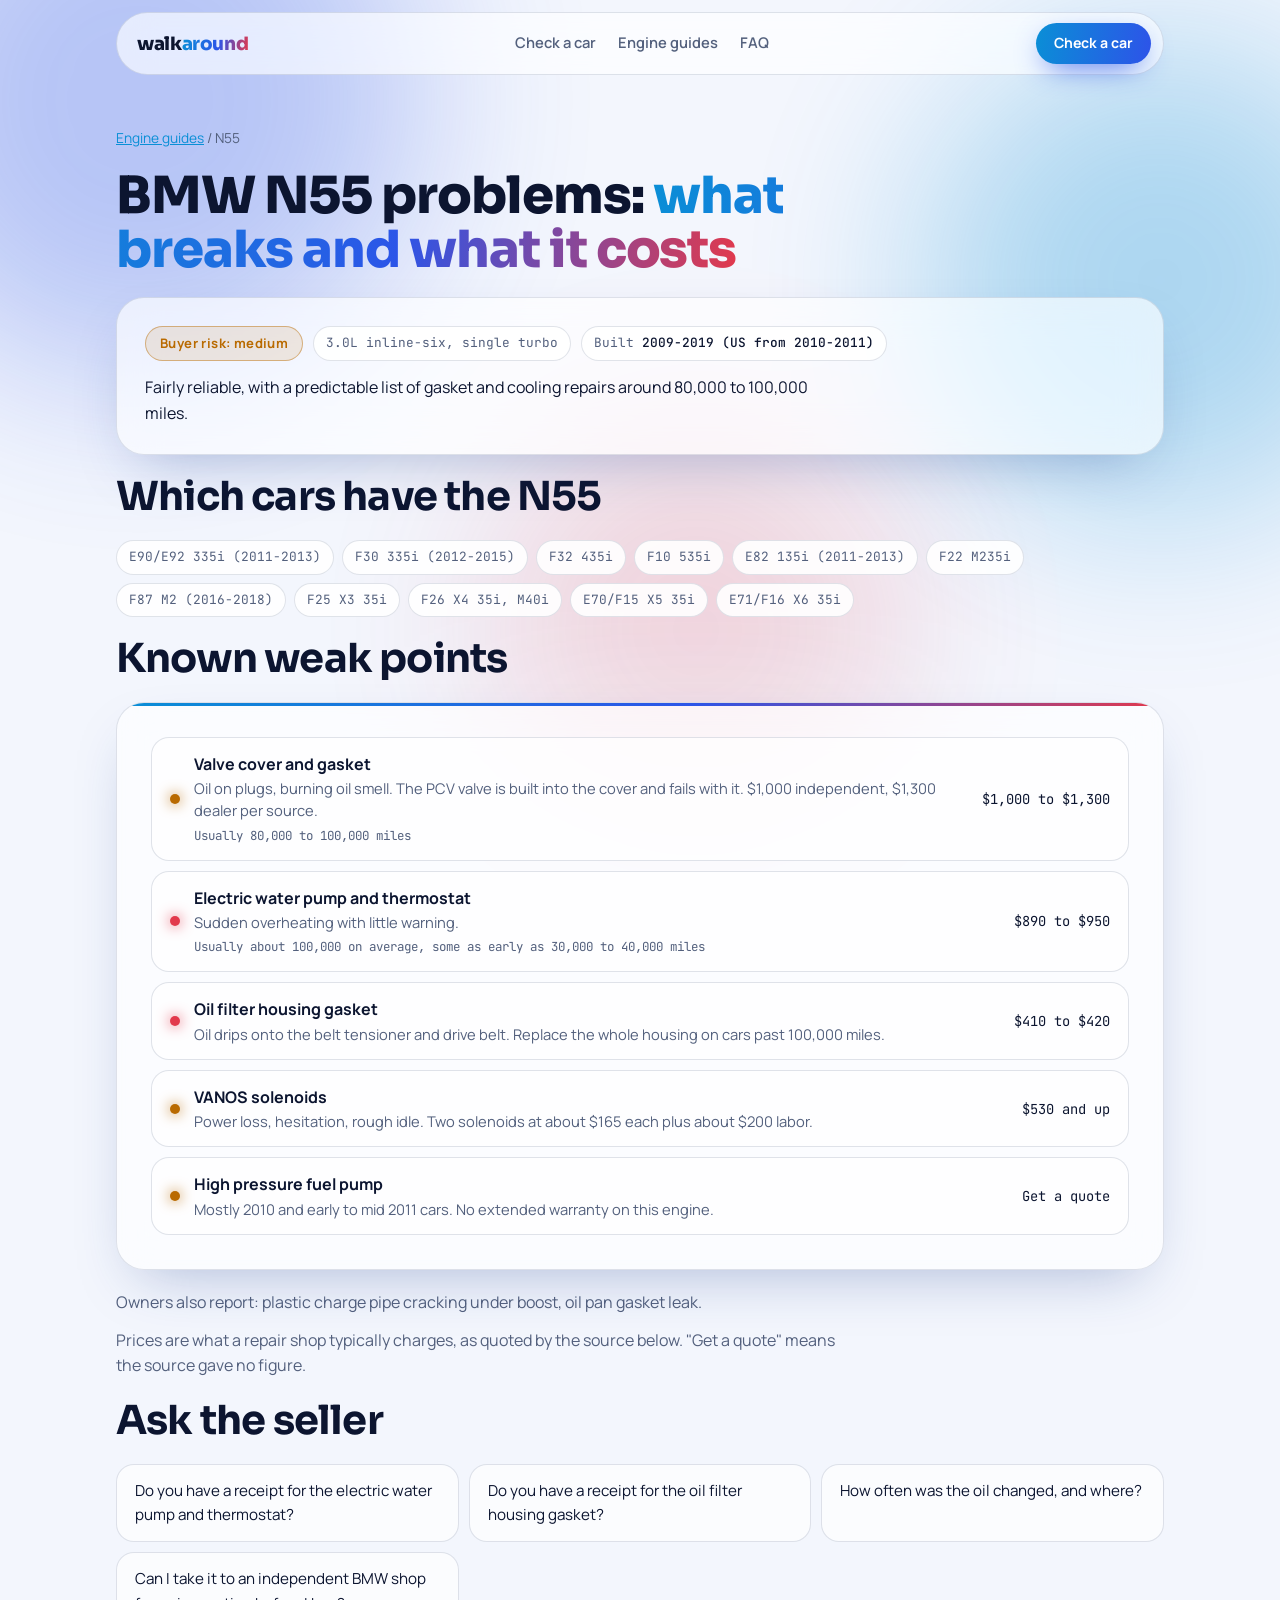
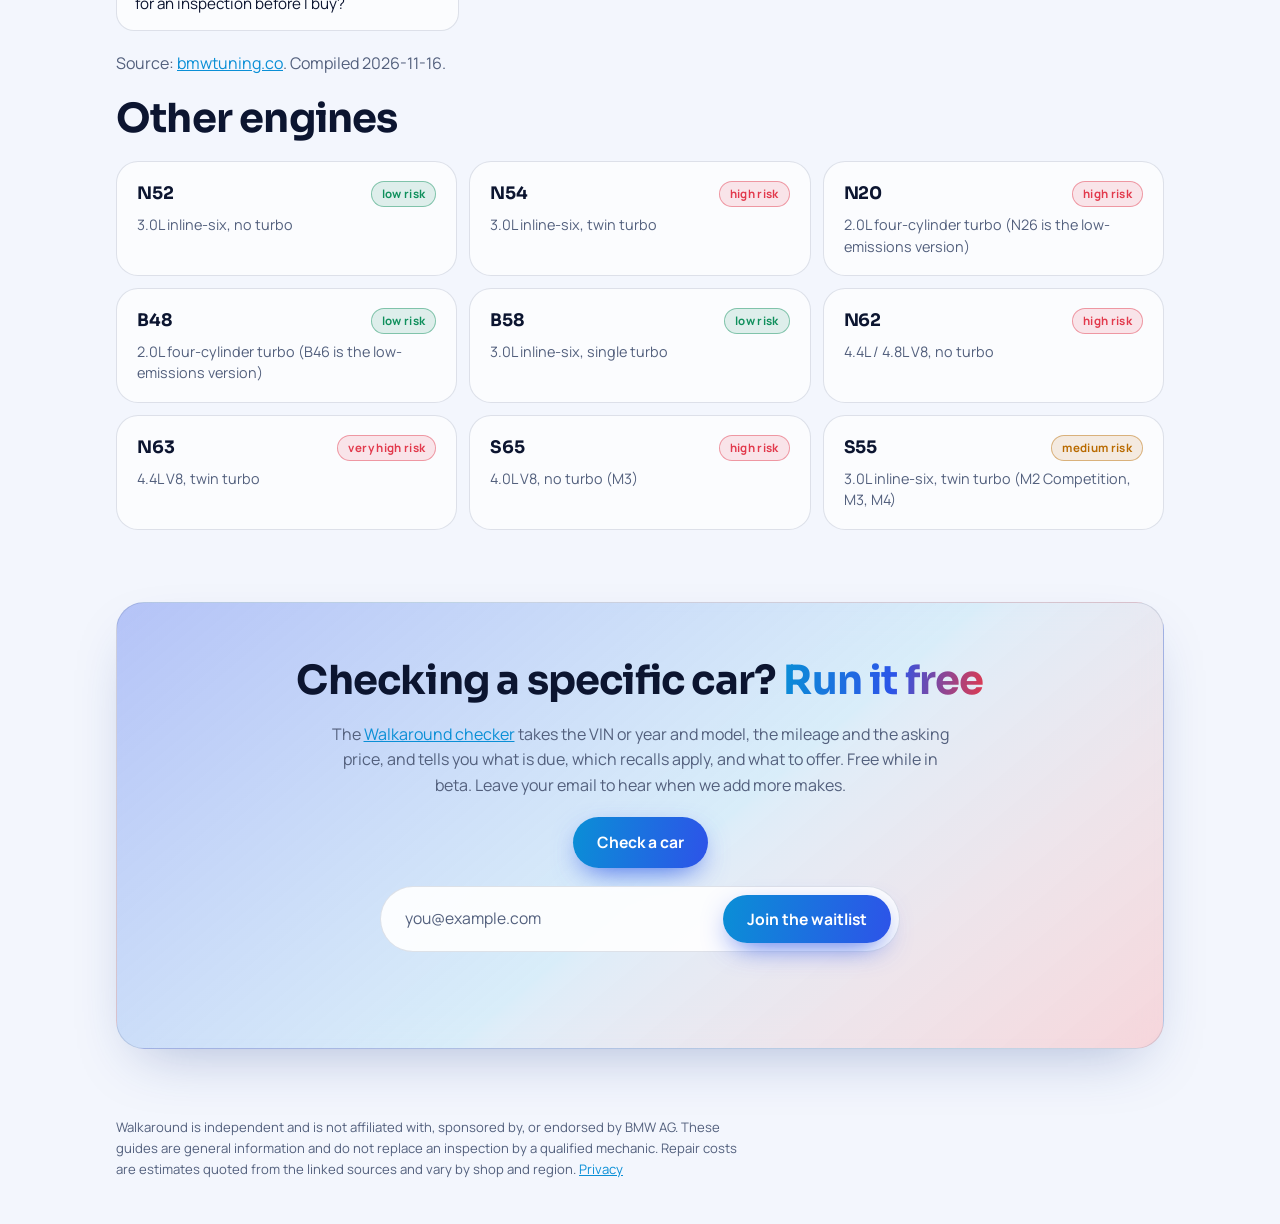
<file: engines/n55.html>
<!doctype html>
<html lang="en">
<head>
<meta charset="utf-8">
<meta name="viewport" content="width=device-width, initial-scale=1, viewport-fit=cover">
<title>BMW N55 problems: what breaks and what it costs | Walkaround</title>
<meta name="description" content="Known weak points of the BMW N55 engine (3.0L inline-six, single turbo), typical mileage, repair costs, and what to ask the seller before buying.">
<link rel="canonical" href="https://benshiautomotive.vercel.app/engines/n55">
<link rel="stylesheet" href="https://fonts.googleapis.com/css2?family=Sora:wght@400;600;700;800&family=Manrope:wght@400;500;600;700&family=JetBrains+Mono:wght@400;500&display=swap">
<link rel="stylesheet" href="/styles.css">
</head>
<body>
<div class="aurora" aria-hidden="true"><b></b><b></b><b></b></div>

<header>
  <div class="wrap">
    <div class="nav">
      <a class="brand" href="/">walk<span class="grad-text">around</span></a>
      <nav aria-label="Sections">
        <a href="/check">Check a car</a>
        <a href="/engines">Engine guides</a>
        <a href="/#faq">FAQ</a>
      </nav>
      <a class="btn small" href="/check">Check a car</a>
    </div>
  </div>
</header>

<main>
<section class="guide">
  <div class="wrap">
    <p class="crumbs"><a href="/engines">Engine guides</a> / N55</p>
    <h1>BMW N55 problems: <span class="grad-text">what breaks and what it costs</span></h1>
    <div class="card summary">
      <div class="row"><span class="pill big mid">Buyer risk: medium</span><span class="chip">3.0L inline-six, single turbo</span><span class="chip">Built <b>2009-2019 (US from 2010-2011)</b></span></div>
      <p>Fairly reliable, with a predictable list of gasket and cooling repairs around 80,000 to 100,000 miles.</p>
    </div>

    <h2>Which cars have the N55</h2>
    <div class="chips"><span class="chip">E90/E92 335i (2011-2013)</span><span class="chip">F30 335i (2012-2015)</span><span class="chip">F32 435i</span><span class="chip">F10 535i</span><span class="chip">E82 135i (2011-2013)</span><span class="chip">F22 M235i</span><span class="chip">F87 M2 (2016-2018)</span><span class="chip">F25 X3 35i</span><span class="chip">F26 X4 35i, M40i</span><span class="chip">E70/F15 X5 35i</span><span class="chip">E71/F16 X6 35i</span></div>

    <h2>Known weak points</h2>
    <div class="card report">
      <div class="group">
        <div class="items">
          <div class="item"><span class="dot"></span><div class="what"><strong>Valve cover and gasket</strong><p>Oil on plugs, burning oil smell. The PCV valve is built into the cover and fails with it. $1,000 independent, $1,300 dealer per source.</p><div class="meta">Usually 80,000 to 100,000 miles</div></div><span class="cost">$1,000 to $1,300</span></div>
          <div class="item"><span class="dot red"></span><div class="what"><strong>Electric water pump and thermostat</strong><p>Sudden overheating with little warning.</p><div class="meta">Usually about 100,000 on average, some as early as 30,000 to 40,000 miles</div></div><span class="cost">$890 to $950</span></div>
          <div class="item"><span class="dot red"></span><div class="what"><strong>Oil filter housing gasket</strong><p>Oil drips onto the belt tensioner and drive belt. Replace the whole housing on cars past 100,000 miles.</p></div><span class="cost">$410 to $420</span></div>
          <div class="item"><span class="dot"></span><div class="what"><strong>VANOS solenoids</strong><p>Power loss, hesitation, rough idle. Two solenoids at about $165 each plus about $200 labor.</p></div><span class="cost">$530 and up</span></div>
          <div class="item"><span class="dot"></span><div class="what"><strong>High pressure fuel pump</strong><p>Mostly 2010 and early to mid 2011 cars. No extended warranty on this engine.</p></div><span class="cost">Get a quote</span></div>
        </div>
      </div>
    </div>
    <div class="prose"><p>Owners also report: plastic charge pipe cracking under boost, oil pan gasket leak.</p><p>Prices are what a repair shop typically charges, as quoted by the source below. "Get a quote" means the source gave no figure.</p></div>

    <h2>Ask the seller</h2>
    <ul class="ask"><li>Do you have a receipt for the electric water pump and thermostat?</li><li>Do you have a receipt for the oil filter housing gasket?</li><li>How often was the oil changed, and where?</li><li>Can I take it to an independent BMW shop for an inspection before I buy?</li></ul>

    <div class="prose"><p>Source: <a href="https://bmwtuning.co/n55-engine-problems/" rel="nofollow noopener">bmwtuning.co</a>. Compiled 2026-11-16.</p></div>

    <h2>Other engines</h2>
    <div class="guide-list"><a class="tile" href="/engines/n52"><div class="top"><span class="name">N52</span><span class="pill live">low risk</span></div><p>3.0L inline-six, no turbo</p></a><a class="tile" href="/engines/n54"><div class="top"><span class="name">N54</span><span class="pill bad">high risk</span></div><p>3.0L inline-six, twin turbo</p></a><a class="tile" href="/engines/n20"><div class="top"><span class="name">N20</span><span class="pill bad">high risk</span></div><p>2.0L four-cylinder turbo (N26 is the low-emissions version)</p></a><a class="tile" href="/engines/b48"><div class="top"><span class="name">B48</span><span class="pill live">low risk</span></div><p>2.0L four-cylinder turbo (B46 is the low-emissions version)</p></a><a class="tile" href="/engines/b58"><div class="top"><span class="name">B58</span><span class="pill live">low risk</span></div><p>3.0L inline-six, single turbo</p></a><a class="tile" href="/engines/n62"><div class="top"><span class="name">N62</span><span class="pill bad">high risk</span></div><p>4.4L / 4.8L V8, no turbo</p></a><a class="tile" href="/engines/n63"><div class="top"><span class="name">N63</span><span class="pill bad">very high risk</span></div><p>4.4L V8, twin turbo</p></a><a class="tile" href="/engines/s65"><div class="top"><span class="name">S65</span><span class="pill bad">high risk</span></div><p>4.0L V8, no turbo (M3)</p></a><a class="tile" href="/engines/s55"><div class="top"><span class="name">S55</span><span class="pill mid">medium risk</span></div><p>3.0L inline-six, twin turbo (M2 Competition, M3, M4)</p></a></div>
  </div>
</section>

<section id="waitlist">
  <div class="wrap">
    <div class="card cta">
      <h2>Checking a specific car? <span class="grad-text">Run it free</span></h2>
      <p class="sub">The <a href="/check">Walkaround checker</a> takes the VIN or year and model, the mileage and the asking price, and tells you what is due, which recalls apply, and what to offer. Free while in beta. Leave your email to hear when we add more makes.</p>
      <p><a class="btn" href="/check">Check a car</a></p>
      <form class="join" id="join-form" action="https://formspree.io/f/myeweqok" method="POST">
        <input id="join-email" name="email" type="email" aria-label="Email address" placeholder="you@example.com" autocomplete="email" required>
        <input class="trap" type="text" name="_gotcha" tabindex="-1" autocomplete="off" aria-hidden="true">
        <input type="hidden" name="source" value="engine-guide/engines/n55">
        <button class="btn" type="submit">Join the waitlist</button>
      </form>
      <p class="status" id="join-status" role="status"></p>
    </div>
  </div>
</section>
</main>

<footer>
  <div class="wrap">
    <p class="fine">Walkaround is independent and is not affiliated with, sponsored by, or endorsed by BMW AG. These guides are general information and do not replace an inspection by a qualified mechanic. Repair costs are estimates quoted from the linked sources and vary by shop and region. <a href="/privacy">Privacy</a></p>
  </div>
</footer>

<script src="/site.js" defer></script>
</body>
</html>
</file>
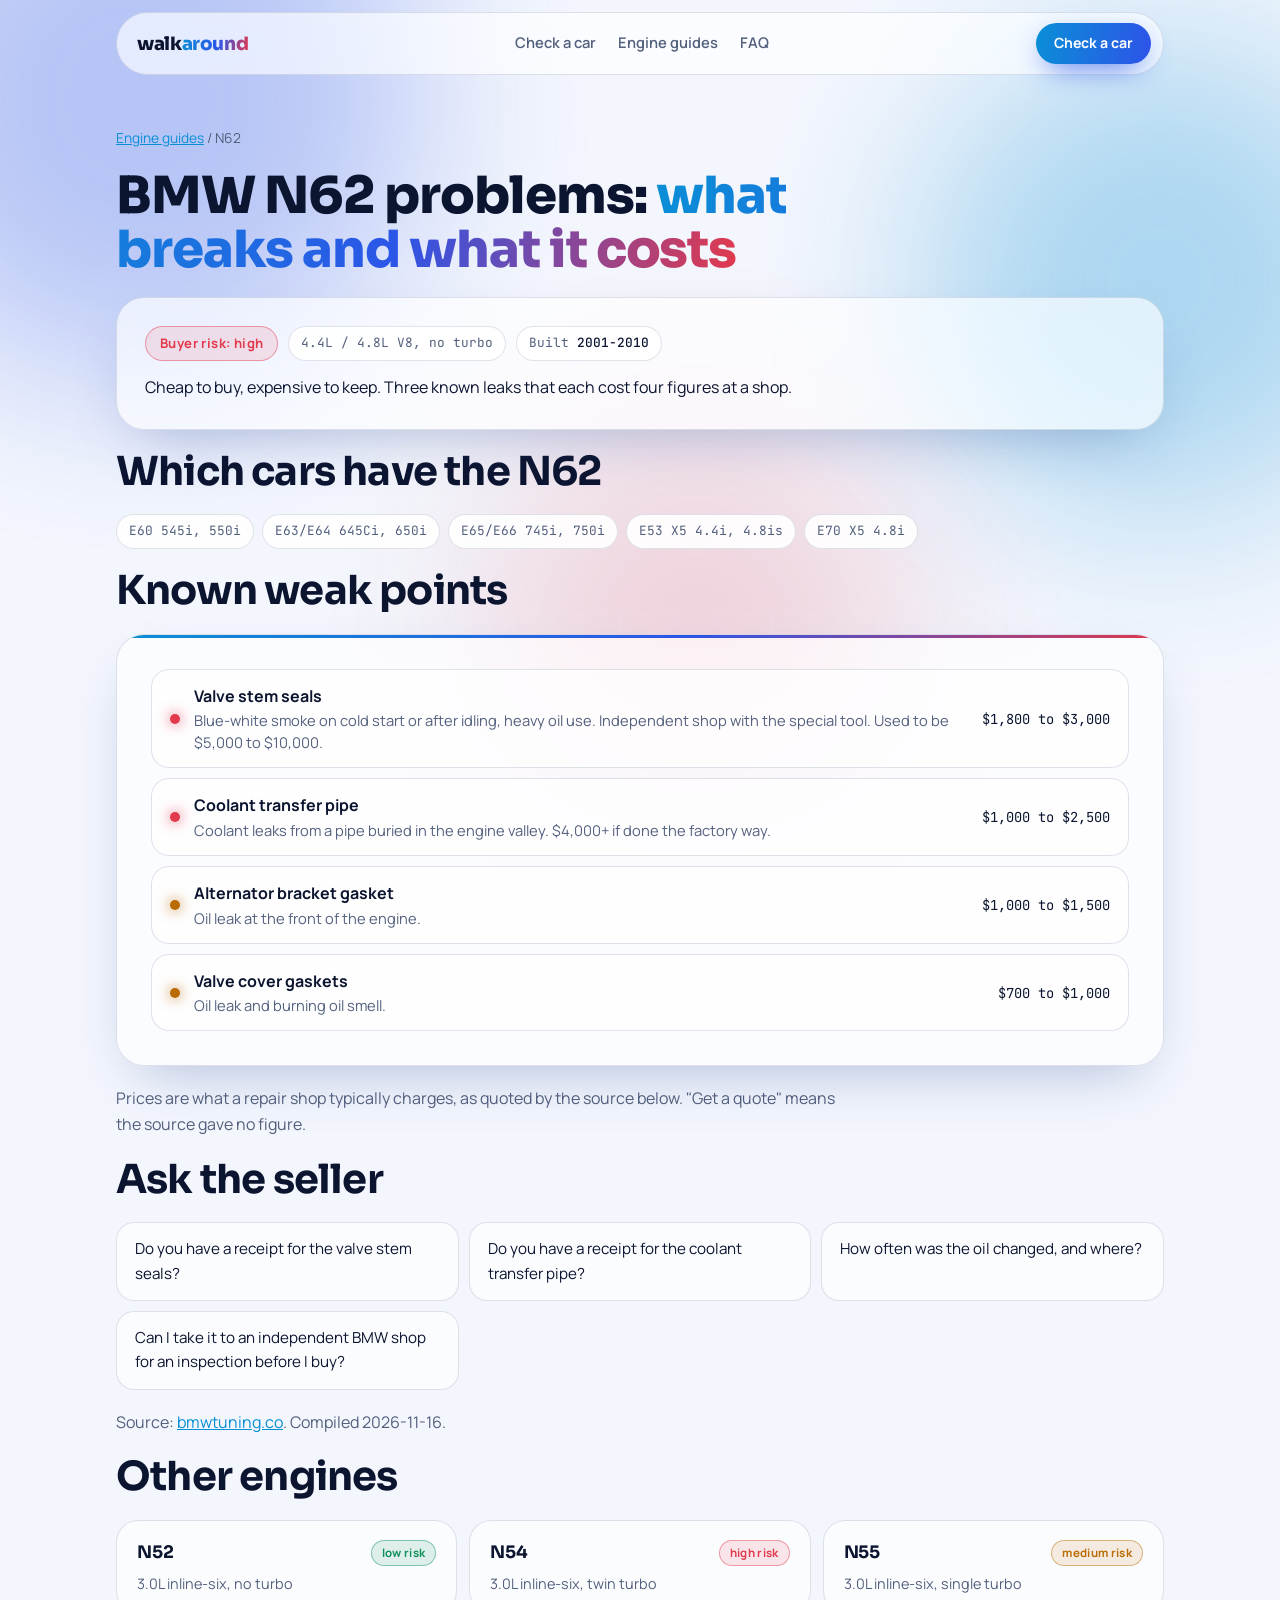
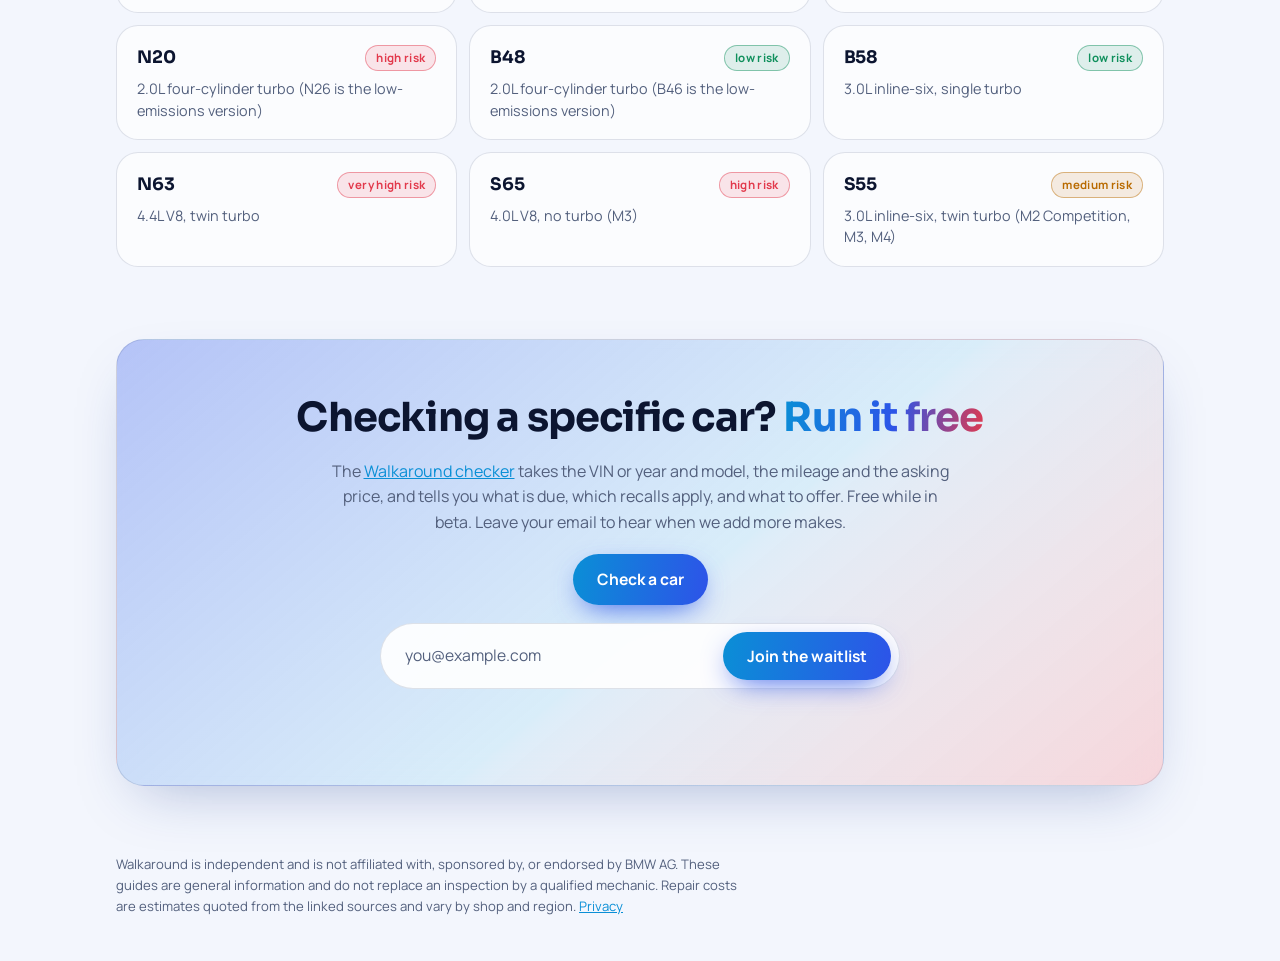
<file: engines/n62.html>
<!doctype html>
<html lang="en">
<head>
<meta charset="utf-8">
<meta name="viewport" content="width=device-width, initial-scale=1, viewport-fit=cover">
<title>BMW N62 problems: what breaks and what it costs | Walkaround</title>
<meta name="description" content="Known weak points of the BMW N62 engine (4.4L / 4.8L V8, no turbo), typical mileage, repair costs, and what to ask the seller before buying.">
<link rel="canonical" href="https://benshiautomotive.vercel.app/engines/n62">
<link rel="stylesheet" href="https://fonts.googleapis.com/css2?family=Sora:wght@400;600;700;800&family=Manrope:wght@400;500;600;700&family=JetBrains+Mono:wght@400;500&display=swap">
<link rel="stylesheet" href="/styles.css">
</head>
<body>
<div class="aurora" aria-hidden="true"><b></b><b></b><b></b></div>

<header>
  <div class="wrap">
    <div class="nav">
      <a class="brand" href="/">walk<span class="grad-text">around</span></a>
      <nav aria-label="Sections">
        <a href="/check">Check a car</a>
        <a href="/engines">Engine guides</a>
        <a href="/#faq">FAQ</a>
      </nav>
      <a class="btn small" href="/check">Check a car</a>
    </div>
  </div>
</header>

<main>
<section class="guide">
  <div class="wrap">
    <p class="crumbs"><a href="/engines">Engine guides</a> / N62</p>
    <h1>BMW N62 problems: <span class="grad-text">what breaks and what it costs</span></h1>
    <div class="card summary">
      <div class="row"><span class="pill big bad">Buyer risk: high</span><span class="chip">4.4L / 4.8L V8, no turbo</span><span class="chip">Built <b>2001-2010</b></span></div>
      <p>Cheap to buy, expensive to keep. Three known leaks that each cost four figures at a shop.</p>
    </div>

    <h2>Which cars have the N62</h2>
    <div class="chips"><span class="chip">E60 545i, 550i</span><span class="chip">E63/E64 645Ci, 650i</span><span class="chip">E65/E66 745i, 750i</span><span class="chip">E53 X5 4.4i, 4.8is</span><span class="chip">E70 X5 4.8i</span></div>

    <h2>Known weak points</h2>
    <div class="card report">
      <div class="group">
        <div class="items">
          <div class="item"><span class="dot red"></span><div class="what"><strong>Valve stem seals</strong><p>Blue-white smoke on cold start or after idling, heavy oil use. Independent shop with the special tool. Used to be $5,000 to $10,000.</p></div><span class="cost">$1,800 to $3,000</span></div>
          <div class="item"><span class="dot red"></span><div class="what"><strong>Coolant transfer pipe</strong><p>Coolant leaks from a pipe buried in the engine valley. $4,000+ if done the factory way.</p></div><span class="cost">$1,000 to $2,500</span></div>
          <div class="item"><span class="dot"></span><div class="what"><strong>Alternator bracket gasket</strong><p>Oil leak at the front of the engine.</p></div><span class="cost">$1,000 to $1,500</span></div>
          <div class="item"><span class="dot"></span><div class="what"><strong>Valve cover gaskets</strong><p>Oil leak and burning oil smell.</p></div><span class="cost">$700 to $1,000</span></div>
        </div>
      </div>
    </div>
    <div class="prose"><p>Prices are what a repair shop typically charges, as quoted by the source below. "Get a quote" means the source gave no figure.</p></div>

    <h2>Ask the seller</h2>
    <ul class="ask"><li>Do you have a receipt for the valve stem seals?</li><li>Do you have a receipt for the coolant transfer pipe?</li><li>How often was the oil changed, and where?</li><li>Can I take it to an independent BMW shop for an inspection before I buy?</li></ul>

    <div class="prose"><p>Source: <a href="https://bmwtuning.co/bmw-n62-common-problems-reliability-issues/" rel="nofollow noopener">bmwtuning.co</a>. Compiled 2026-11-16.</p></div>

    <h2>Other engines</h2>
    <div class="guide-list"><a class="tile" href="/engines/n52"><div class="top"><span class="name">N52</span><span class="pill live">low risk</span></div><p>3.0L inline-six, no turbo</p></a><a class="tile" href="/engines/n54"><div class="top"><span class="name">N54</span><span class="pill bad">high risk</span></div><p>3.0L inline-six, twin turbo</p></a><a class="tile" href="/engines/n55"><div class="top"><span class="name">N55</span><span class="pill mid">medium risk</span></div><p>3.0L inline-six, single turbo</p></a><a class="tile" href="/engines/n20"><div class="top"><span class="name">N20</span><span class="pill bad">high risk</span></div><p>2.0L four-cylinder turbo (N26 is the low-emissions version)</p></a><a class="tile" href="/engines/b48"><div class="top"><span class="name">B48</span><span class="pill live">low risk</span></div><p>2.0L four-cylinder turbo (B46 is the low-emissions version)</p></a><a class="tile" href="/engines/b58"><div class="top"><span class="name">B58</span><span class="pill live">low risk</span></div><p>3.0L inline-six, single turbo</p></a><a class="tile" href="/engines/n63"><div class="top"><span class="name">N63</span><span class="pill bad">very high risk</span></div><p>4.4L V8, twin turbo</p></a><a class="tile" href="/engines/s65"><div class="top"><span class="name">S65</span><span class="pill bad">high risk</span></div><p>4.0L V8, no turbo (M3)</p></a><a class="tile" href="/engines/s55"><div class="top"><span class="name">S55</span><span class="pill mid">medium risk</span></div><p>3.0L inline-six, twin turbo (M2 Competition, M3, M4)</p></a></div>
  </div>
</section>

<section id="waitlist">
  <div class="wrap">
    <div class="card cta">
      <h2>Checking a specific car? <span class="grad-text">Run it free</span></h2>
      <p class="sub">The <a href="/check">Walkaround checker</a> takes the VIN or year and model, the mileage and the asking price, and tells you what is due, which recalls apply, and what to offer. Free while in beta. Leave your email to hear when we add more makes.</p>
      <p><a class="btn" href="/check">Check a car</a></p>
      <form class="join" id="join-form" action="https://formspree.io/f/myeweqok" method="POST">
        <input id="join-email" name="email" type="email" aria-label="Email address" placeholder="you@example.com" autocomplete="email" required>
        <input class="trap" type="text" name="_gotcha" tabindex="-1" autocomplete="off" aria-hidden="true">
        <input type="hidden" name="source" value="engine-guide/engines/n62">
        <button class="btn" type="submit">Join the waitlist</button>
      </form>
      <p class="status" id="join-status" role="status"></p>
    </div>
  </div>
</section>
</main>

<footer>
  <div class="wrap">
    <p class="fine">Walkaround is independent and is not affiliated with, sponsored by, or endorsed by BMW AG. These guides are general information and do not replace an inspection by a qualified mechanic. Repair costs are estimates quoted from the linked sources and vary by shop and region. <a href="/privacy">Privacy</a></p>
  </div>
</footer>

<script src="/site.js" defer></script>
</body>
</html>
</file>
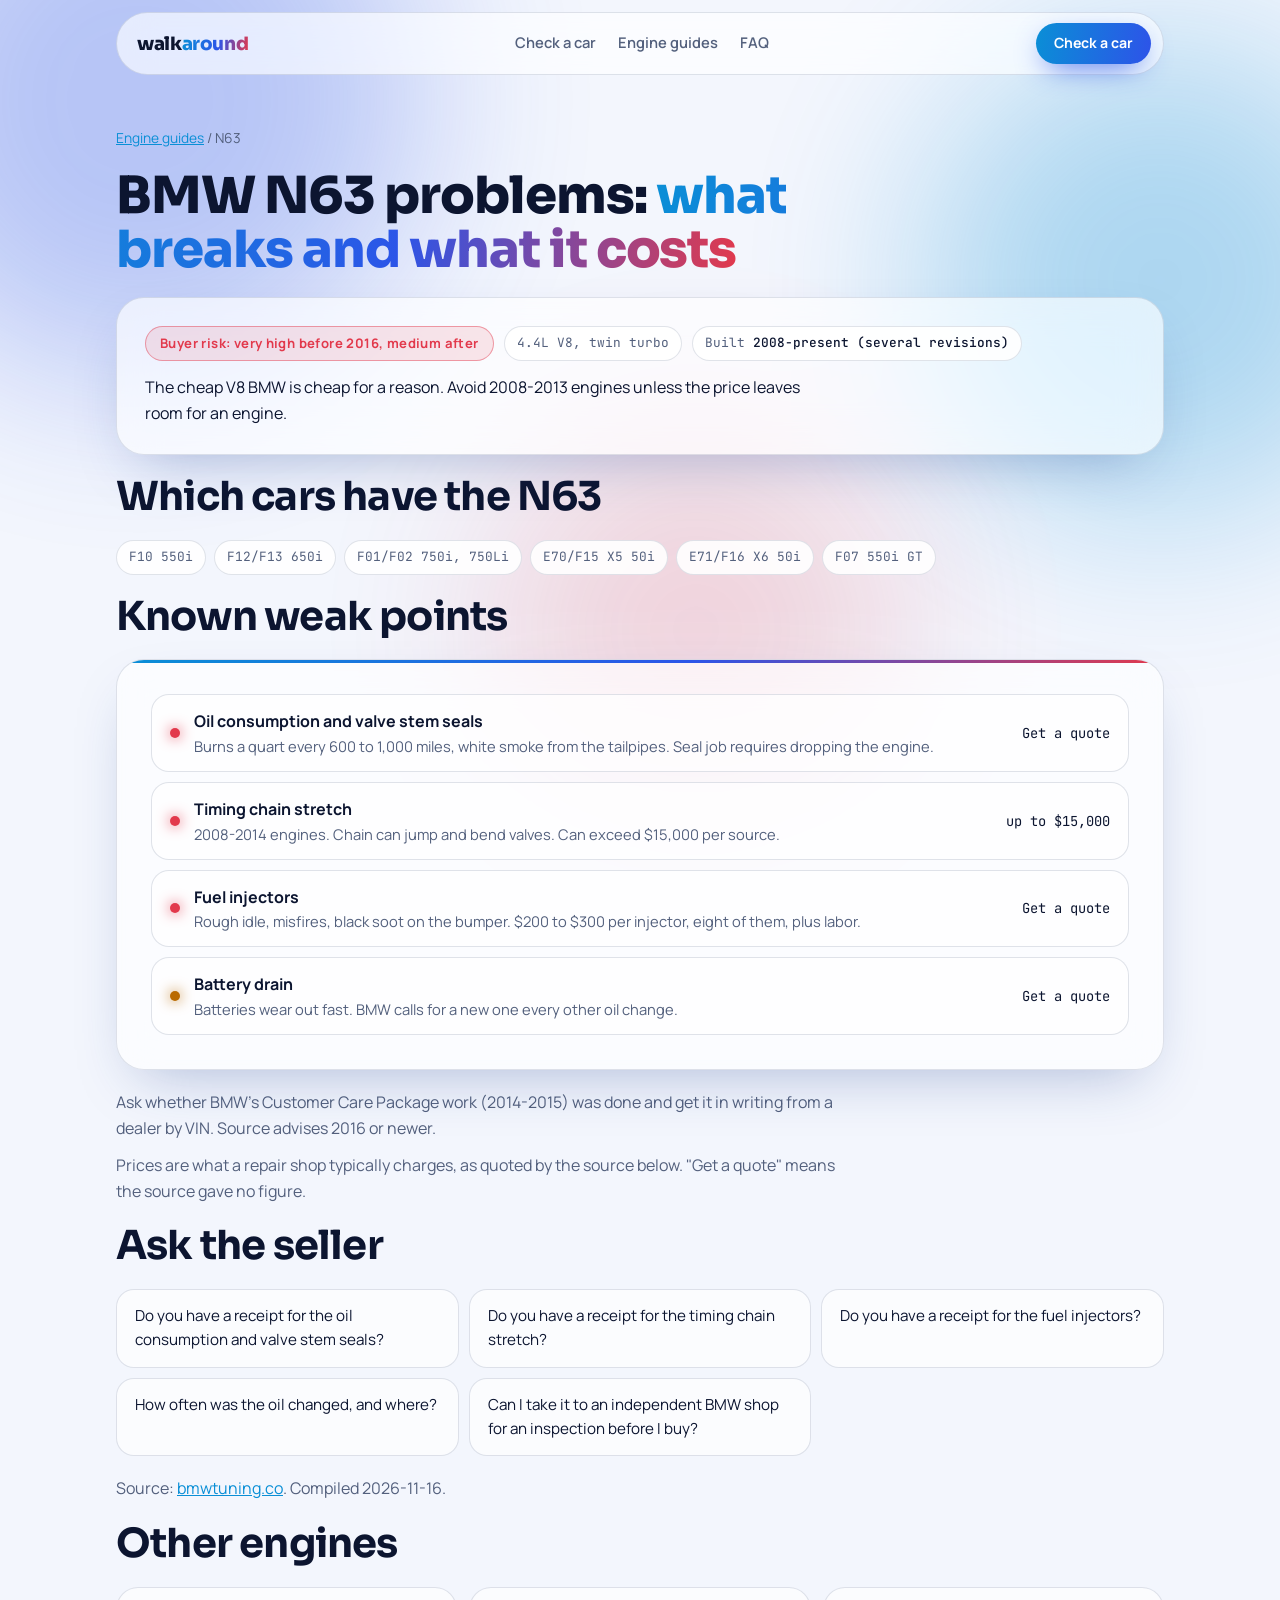
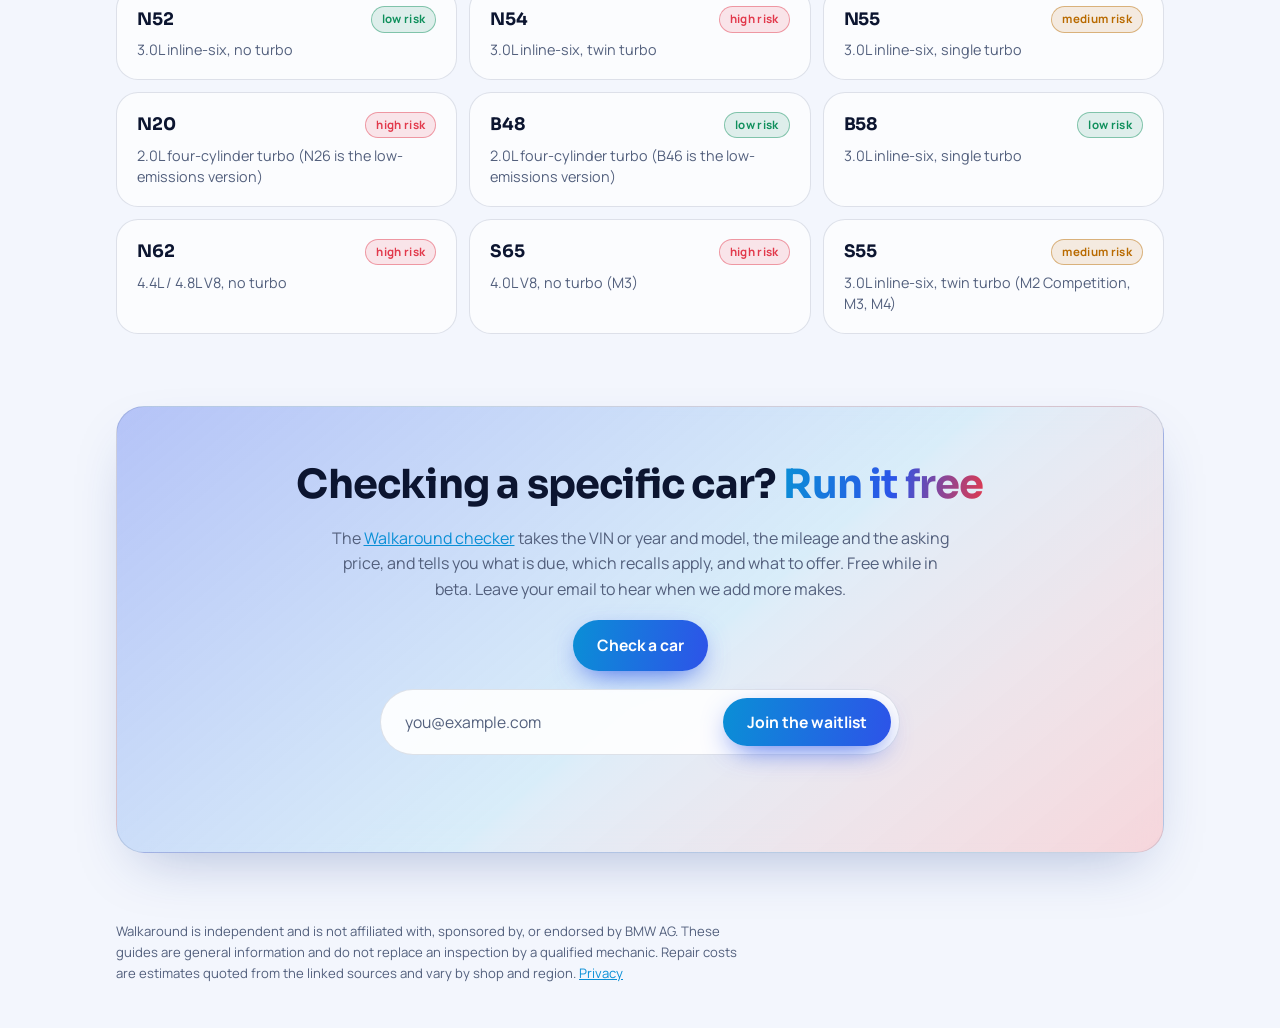
<file: engines/n63.html>
<!doctype html>
<html lang="en">
<head>
<meta charset="utf-8">
<meta name="viewport" content="width=device-width, initial-scale=1, viewport-fit=cover">
<title>BMW N63 problems: what breaks and what it costs | Walkaround</title>
<meta name="description" content="Known weak points of the BMW N63 engine (4.4L V8, twin turbo), typical mileage, repair costs, and what to ask the seller before buying.">
<link rel="canonical" href="https://benshiautomotive.vercel.app/engines/n63">
<link rel="stylesheet" href="https://fonts.googleapis.com/css2?family=Sora:wght@400;600;700;800&family=Manrope:wght@400;500;600;700&family=JetBrains+Mono:wght@400;500&display=swap">
<link rel="stylesheet" href="/styles.css">
</head>
<body>
<div class="aurora" aria-hidden="true"><b></b><b></b><b></b></div>

<header>
  <div class="wrap">
    <div class="nav">
      <a class="brand" href="/">walk<span class="grad-text">around</span></a>
      <nav aria-label="Sections">
        <a href="/check">Check a car</a>
        <a href="/engines">Engine guides</a>
        <a href="/#faq">FAQ</a>
      </nav>
      <a class="btn small" href="/check">Check a car</a>
    </div>
  </div>
</header>

<main>
<section class="guide">
  <div class="wrap">
    <p class="crumbs"><a href="/engines">Engine guides</a> / N63</p>
    <h1>BMW N63 problems: <span class="grad-text">what breaks and what it costs</span></h1>
    <div class="card summary">
      <div class="row"><span class="pill big bad">Buyer risk: very high before 2016, medium after</span><span class="chip">4.4L V8, twin turbo</span><span class="chip">Built <b>2008-present (several revisions)</b></span></div>
      <p>The cheap V8 BMW is cheap for a reason. Avoid 2008-2013 engines unless the price leaves room for an engine.</p>
    </div>

    <h2>Which cars have the N63</h2>
    <div class="chips"><span class="chip">F10 550i</span><span class="chip">F12/F13 650i</span><span class="chip">F01/F02 750i, 750Li</span><span class="chip">E70/F15 X5 50i</span><span class="chip">E71/F16 X6 50i</span><span class="chip">F07 550i GT</span></div>

    <h2>Known weak points</h2>
    <div class="card report">
      <div class="group">
        <div class="items">
          <div class="item"><span class="dot red"></span><div class="what"><strong>Oil consumption and valve stem seals</strong><p>Burns a quart every 600 to 1,000 miles, white smoke from the tailpipes. Seal job requires dropping the engine.</p></div><span class="cost">Get a quote</span></div>
          <div class="item"><span class="dot red"></span><div class="what"><strong>Timing chain stretch</strong><p>2008-2014 engines. Chain can jump and bend valves. Can exceed $15,000 per source.</p></div><span class="cost">up to $15,000</span></div>
          <div class="item"><span class="dot red"></span><div class="what"><strong>Fuel injectors</strong><p>Rough idle, misfires, black soot on the bumper. $200 to $300 per injector, eight of them, plus labor.</p></div><span class="cost">Get a quote</span></div>
          <div class="item"><span class="dot"></span><div class="what"><strong>Battery drain</strong><p>Batteries wear out fast. BMW calls for a new one every other oil change.</p></div><span class="cost">Get a quote</span></div>
        </div>
      </div>
    </div>
    <div class="prose"><p>Ask whether BMW&#x27;s Customer Care Package work (2014-2015) was done and get it in writing from a dealer by VIN. Source advises 2016 or newer.</p><p>Prices are what a repair shop typically charges, as quoted by the source below. "Get a quote" means the source gave no figure.</p></div>

    <h2>Ask the seller</h2>
    <ul class="ask"><li>Do you have a receipt for the oil consumption and valve stem seals?</li><li>Do you have a receipt for the timing chain stretch?</li><li>Do you have a receipt for the fuel injectors?</li><li>How often was the oil changed, and where?</li><li>Can I take it to an independent BMW shop for an inspection before I buy?</li></ul>

    <div class="prose"><p>Source: <a href="https://bmwtuning.co/n63-engine-problems/" rel="nofollow noopener">bmwtuning.co</a>. Compiled 2026-11-16.</p></div>

    <h2>Other engines</h2>
    <div class="guide-list"><a class="tile" href="/engines/n52"><div class="top"><span class="name">N52</span><span class="pill live">low risk</span></div><p>3.0L inline-six, no turbo</p></a><a class="tile" href="/engines/n54"><div class="top"><span class="name">N54</span><span class="pill bad">high risk</span></div><p>3.0L inline-six, twin turbo</p></a><a class="tile" href="/engines/n55"><div class="top"><span class="name">N55</span><span class="pill mid">medium risk</span></div><p>3.0L inline-six, single turbo</p></a><a class="tile" href="/engines/n20"><div class="top"><span class="name">N20</span><span class="pill bad">high risk</span></div><p>2.0L four-cylinder turbo (N26 is the low-emissions version)</p></a><a class="tile" href="/engines/b48"><div class="top"><span class="name">B48</span><span class="pill live">low risk</span></div><p>2.0L four-cylinder turbo (B46 is the low-emissions version)</p></a><a class="tile" href="/engines/b58"><div class="top"><span class="name">B58</span><span class="pill live">low risk</span></div><p>3.0L inline-six, single turbo</p></a><a class="tile" href="/engines/n62"><div class="top"><span class="name">N62</span><span class="pill bad">high risk</span></div><p>4.4L / 4.8L V8, no turbo</p></a><a class="tile" href="/engines/s65"><div class="top"><span class="name">S65</span><span class="pill bad">high risk</span></div><p>4.0L V8, no turbo (M3)</p></a><a class="tile" href="/engines/s55"><div class="top"><span class="name">S55</span><span class="pill mid">medium risk</span></div><p>3.0L inline-six, twin turbo (M2 Competition, M3, M4)</p></a></div>
  </div>
</section>

<section id="waitlist">
  <div class="wrap">
    <div class="card cta">
      <h2>Checking a specific car? <span class="grad-text">Run it free</span></h2>
      <p class="sub">The <a href="/check">Walkaround checker</a> takes the VIN or year and model, the mileage and the asking price, and tells you what is due, which recalls apply, and what to offer. Free while in beta. Leave your email to hear when we add more makes.</p>
      <p><a class="btn" href="/check">Check a car</a></p>
      <form class="join" id="join-form" action="https://formspree.io/f/myeweqok" method="POST">
        <input id="join-email" name="email" type="email" aria-label="Email address" placeholder="you@example.com" autocomplete="email" required>
        <input class="trap" type="text" name="_gotcha" tabindex="-1" autocomplete="off" aria-hidden="true">
        <input type="hidden" name="source" value="engine-guide/engines/n63">
        <button class="btn" type="submit">Join the waitlist</button>
      </form>
      <p class="status" id="join-status" role="status"></p>
    </div>
  </div>
</section>
</main>

<footer>
  <div class="wrap">
    <p class="fine">Walkaround is independent and is not affiliated with, sponsored by, or endorsed by BMW AG. These guides are general information and do not replace an inspection by a qualified mechanic. Repair costs are estimates quoted from the linked sources and vary by shop and region. <a href="/privacy">Privacy</a></p>
  </div>
</footer>

<script src="/site.js" defer></script>
</body>
</html>
</file>
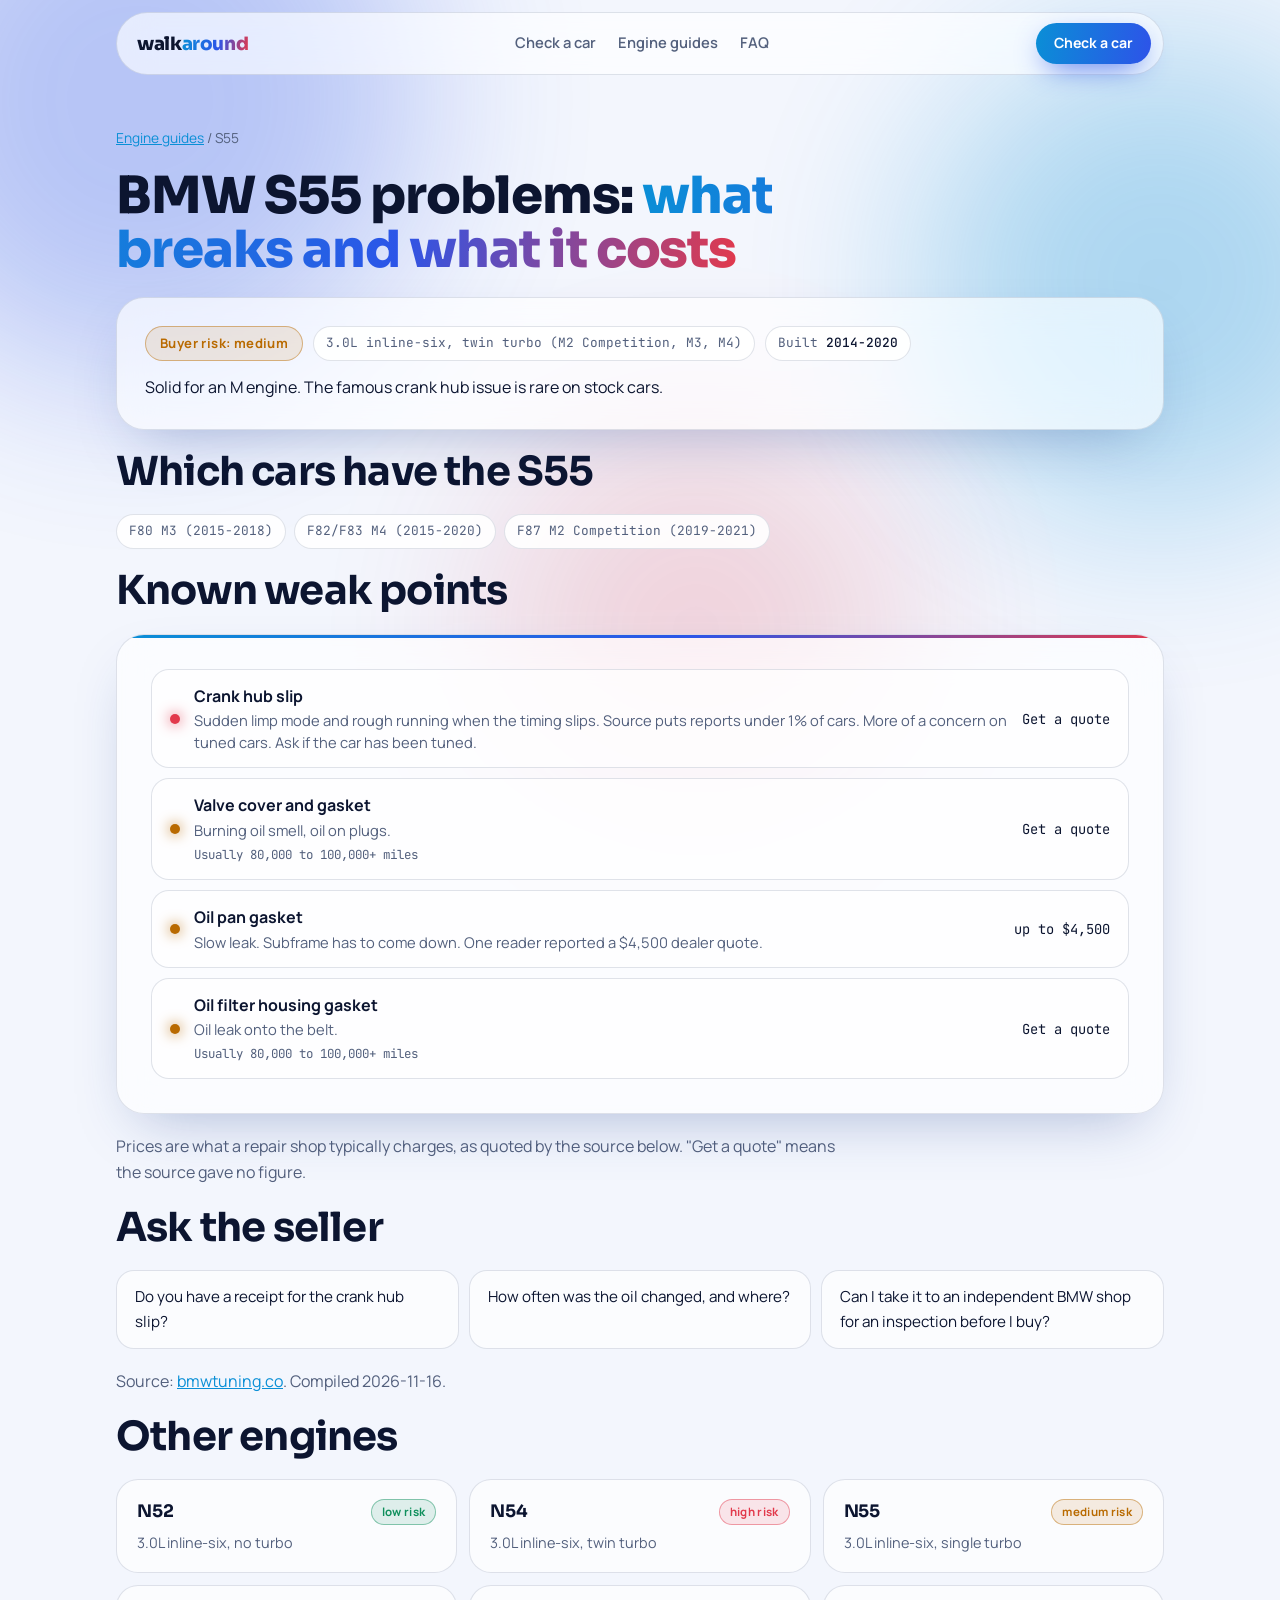
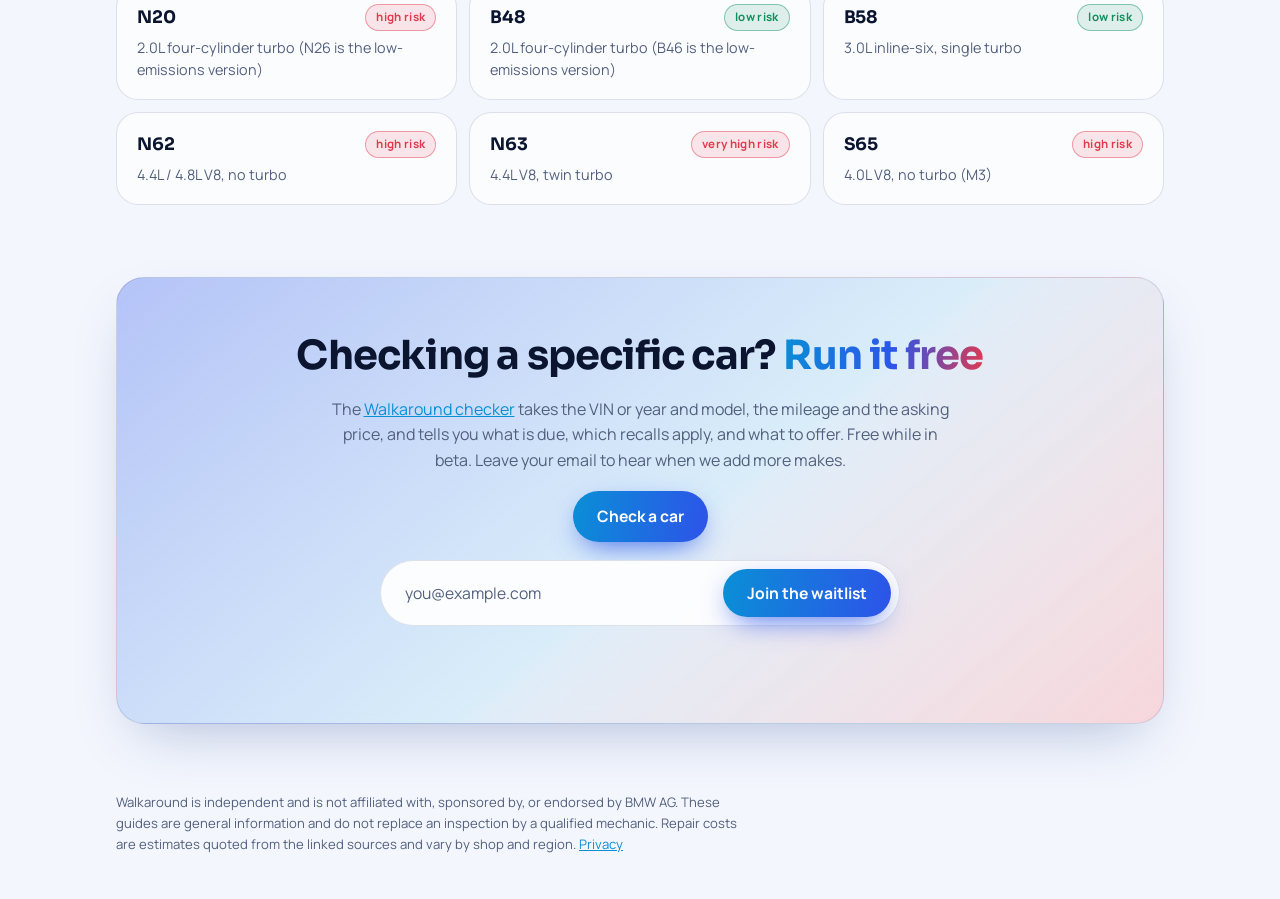
<file: engines/s55.html>
<!doctype html>
<html lang="en">
<head>
<meta charset="utf-8">
<meta name="viewport" content="width=device-width, initial-scale=1, viewport-fit=cover">
<title>BMW S55 problems: what breaks and what it costs | Walkaround</title>
<meta name="description" content="Known weak points of the BMW S55 engine (3.0L inline-six, twin turbo (M2 Competition, M3, M4)), typical mileage, repair costs, and what to ask the seller before buying.">
<link rel="canonical" href="https://benshiautomotive.vercel.app/engines/s55">
<link rel="stylesheet" href="https://fonts.googleapis.com/css2?family=Sora:wght@400;600;700;800&family=Manrope:wght@400;500;600;700&family=JetBrains+Mono:wght@400;500&display=swap">
<link rel="stylesheet" href="/styles.css">
</head>
<body>
<div class="aurora" aria-hidden="true"><b></b><b></b><b></b></div>

<header>
  <div class="wrap">
    <div class="nav">
      <a class="brand" href="/">walk<span class="grad-text">around</span></a>
      <nav aria-label="Sections">
        <a href="/check">Check a car</a>
        <a href="/engines">Engine guides</a>
        <a href="/#faq">FAQ</a>
      </nav>
      <a class="btn small" href="/check">Check a car</a>
    </div>
  </div>
</header>

<main>
<section class="guide">
  <div class="wrap">
    <p class="crumbs"><a href="/engines">Engine guides</a> / S55</p>
    <h1>BMW S55 problems: <span class="grad-text">what breaks and what it costs</span></h1>
    <div class="card summary">
      <div class="row"><span class="pill big mid">Buyer risk: medium</span><span class="chip">3.0L inline-six, twin turbo (M2 Competition, M3, M4)</span><span class="chip">Built <b>2014-2020</b></span></div>
      <p>Solid for an M engine. The famous crank hub issue is rare on stock cars.</p>
    </div>

    <h2>Which cars have the S55</h2>
    <div class="chips"><span class="chip">F80 M3 (2015-2018)</span><span class="chip">F82/F83 M4 (2015-2020)</span><span class="chip">F87 M2 Competition (2019-2021)</span></div>

    <h2>Known weak points</h2>
    <div class="card report">
      <div class="group">
        <div class="items">
          <div class="item"><span class="dot red"></span><div class="what"><strong>Crank hub slip</strong><p>Sudden limp mode and rough running when the timing slips. Source puts reports under 1% of cars. More of a concern on tuned cars. Ask if the car has been tuned.</p></div><span class="cost">Get a quote</span></div>
          <div class="item"><span class="dot"></span><div class="what"><strong>Valve cover and gasket</strong><p>Burning oil smell, oil on plugs.</p><div class="meta">Usually 80,000 to 100,000+ miles</div></div><span class="cost">Get a quote</span></div>
          <div class="item"><span class="dot"></span><div class="what"><strong>Oil pan gasket</strong><p>Slow leak. Subframe has to come down. One reader reported a $4,500 dealer quote.</p></div><span class="cost">up to $4,500</span></div>
          <div class="item"><span class="dot"></span><div class="what"><strong>Oil filter housing gasket</strong><p>Oil leak onto the belt.</p><div class="meta">Usually 80,000 to 100,000+ miles</div></div><span class="cost">Get a quote</span></div>
        </div>
      </div>
    </div>
    <div class="prose"><p>Prices are what a repair shop typically charges, as quoted by the source below. "Get a quote" means the source gave no figure.</p></div>

    <h2>Ask the seller</h2>
    <ul class="ask"><li>Do you have a receipt for the crank hub slip?</li><li>How often was the oil changed, and where?</li><li>Can I take it to an independent BMW shop for an inspection before I buy?</li></ul>

    <div class="prose"><p>Source: <a href="https://bmwtuning.co/the-4-most-common-bmw-s55-engine-problems/" rel="nofollow noopener">bmwtuning.co</a>. Compiled 2026-11-16.</p></div>

    <h2>Other engines</h2>
    <div class="guide-list"><a class="tile" href="/engines/n52"><div class="top"><span class="name">N52</span><span class="pill live">low risk</span></div><p>3.0L inline-six, no turbo</p></a><a class="tile" href="/engines/n54"><div class="top"><span class="name">N54</span><span class="pill bad">high risk</span></div><p>3.0L inline-six, twin turbo</p></a><a class="tile" href="/engines/n55"><div class="top"><span class="name">N55</span><span class="pill mid">medium risk</span></div><p>3.0L inline-six, single turbo</p></a><a class="tile" href="/engines/n20"><div class="top"><span class="name">N20</span><span class="pill bad">high risk</span></div><p>2.0L four-cylinder turbo (N26 is the low-emissions version)</p></a><a class="tile" href="/engines/b48"><div class="top"><span class="name">B48</span><span class="pill live">low risk</span></div><p>2.0L four-cylinder turbo (B46 is the low-emissions version)</p></a><a class="tile" href="/engines/b58"><div class="top"><span class="name">B58</span><span class="pill live">low risk</span></div><p>3.0L inline-six, single turbo</p></a><a class="tile" href="/engines/n62"><div class="top"><span class="name">N62</span><span class="pill bad">high risk</span></div><p>4.4L / 4.8L V8, no turbo</p></a><a class="tile" href="/engines/n63"><div class="top"><span class="name">N63</span><span class="pill bad">very high risk</span></div><p>4.4L V8, twin turbo</p></a><a class="tile" href="/engines/s65"><div class="top"><span class="name">S65</span><span class="pill bad">high risk</span></div><p>4.0L V8, no turbo (M3)</p></a></div>
  </div>
</section>

<section id="waitlist">
  <div class="wrap">
    <div class="card cta">
      <h2>Checking a specific car? <span class="grad-text">Run it free</span></h2>
      <p class="sub">The <a href="/check">Walkaround checker</a> takes the VIN or year and model, the mileage and the asking price, and tells you what is due, which recalls apply, and what to offer. Free while in beta. Leave your email to hear when we add more makes.</p>
      <p><a class="btn" href="/check">Check a car</a></p>
      <form class="join" id="join-form" action="https://formspree.io/f/myeweqok" method="POST">
        <input id="join-email" name="email" type="email" aria-label="Email address" placeholder="you@example.com" autocomplete="email" required>
        <input class="trap" type="text" name="_gotcha" tabindex="-1" autocomplete="off" aria-hidden="true">
        <input type="hidden" name="source" value="engine-guide/engines/s55">
        <button class="btn" type="submit">Join the waitlist</button>
      </form>
      <p class="status" id="join-status" role="status"></p>
    </div>
  </div>
</section>
</main>

<footer>
  <div class="wrap">
    <p class="fine">Walkaround is independent and is not affiliated with, sponsored by, or endorsed by BMW AG. These guides are general information and do not replace an inspection by a qualified mechanic. Repair costs are estimates quoted from the linked sources and vary by shop and region. <a href="/privacy">Privacy</a></p>
  </div>
</footer>

<script src="/site.js" defer></script>
</body>
</html>
</file>
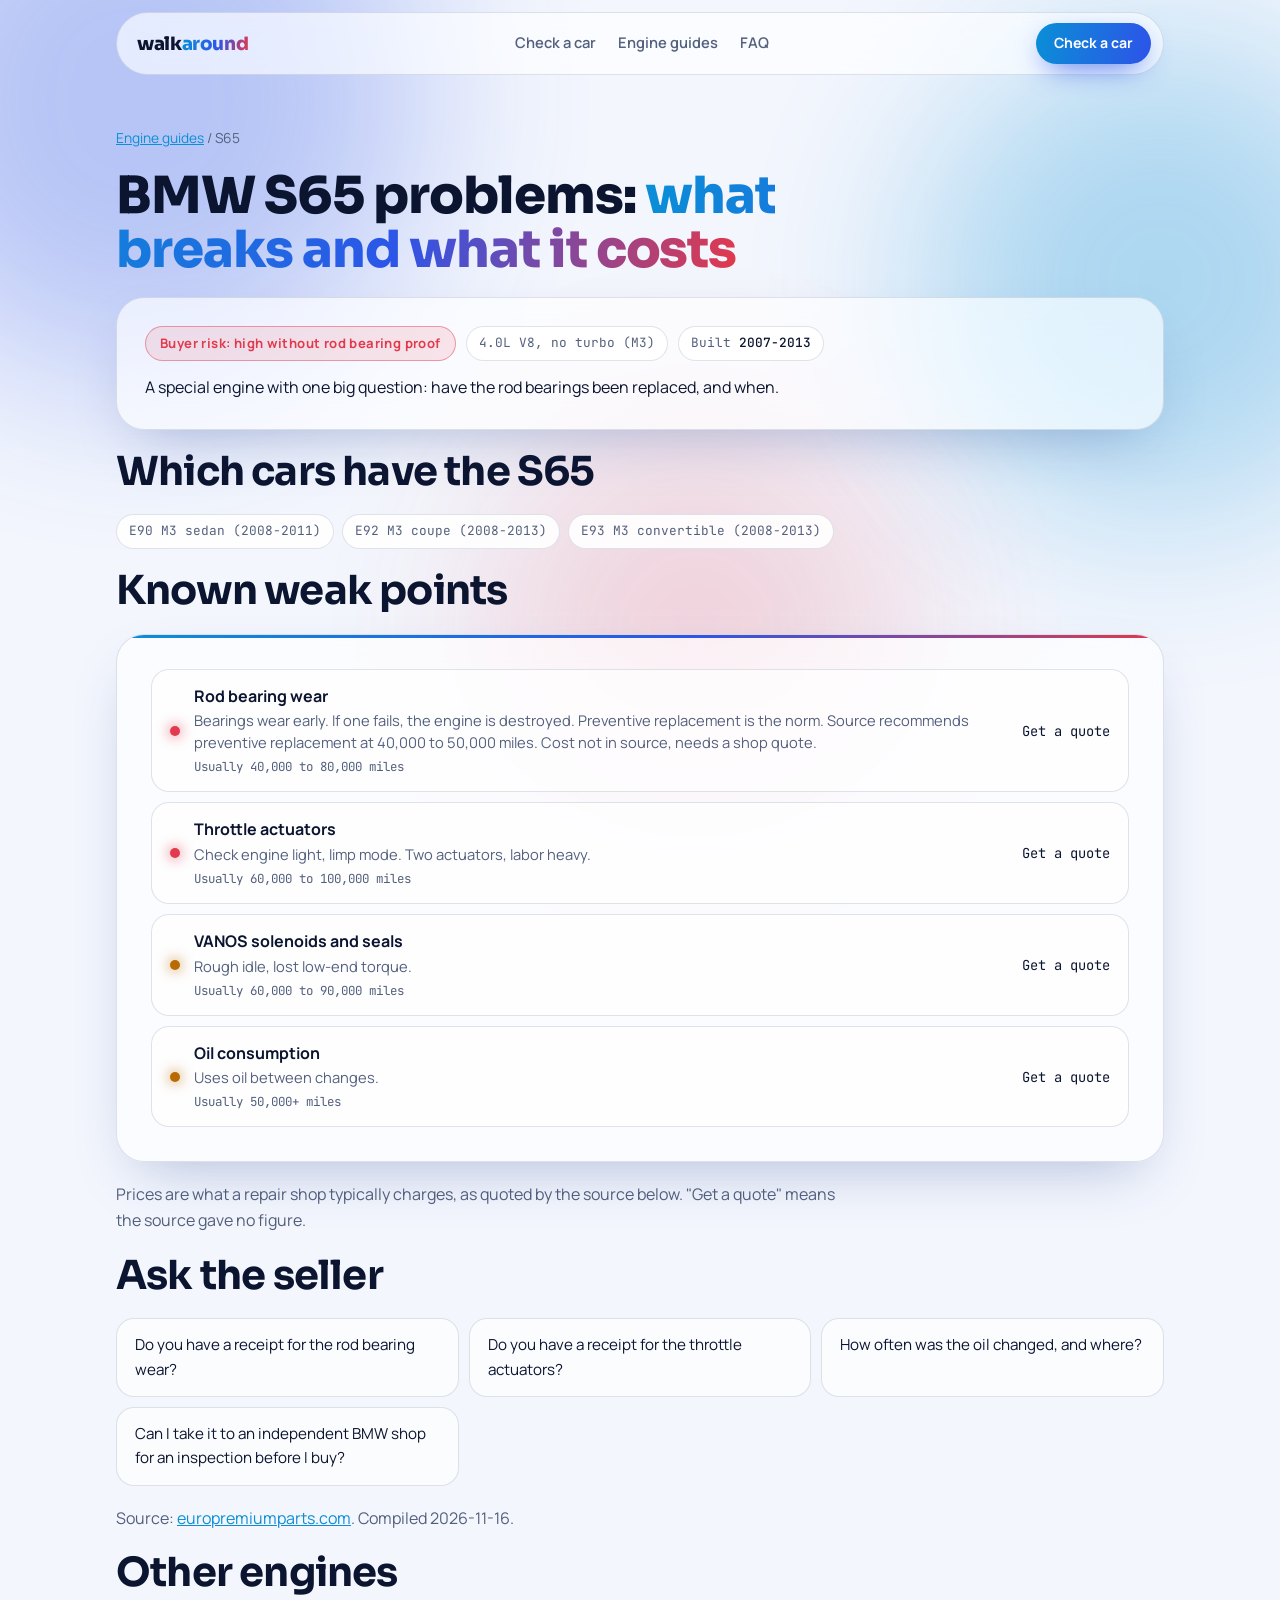
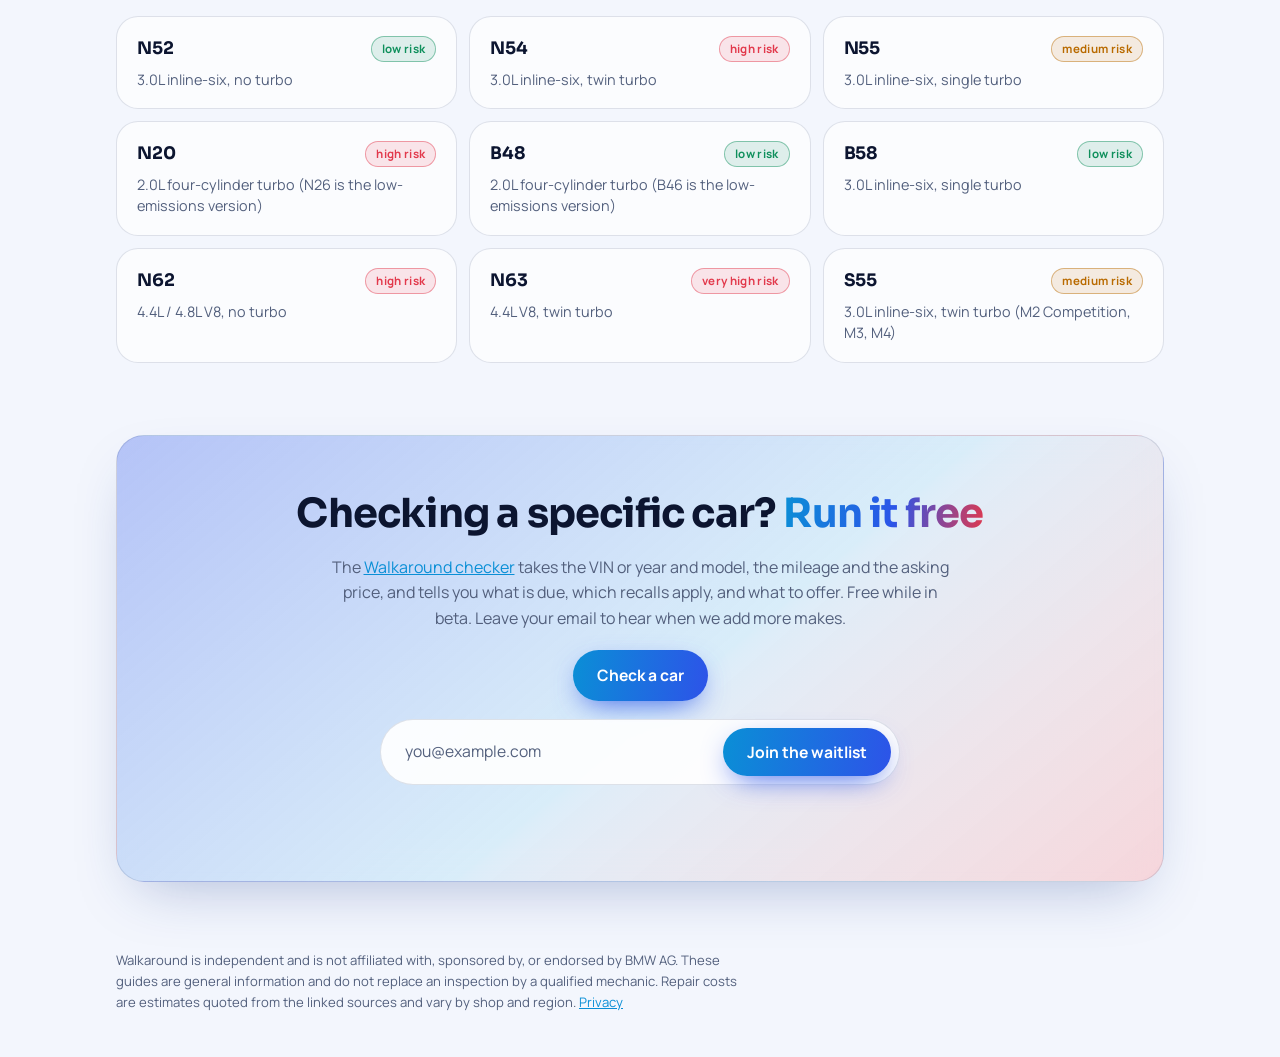
<file: engines/s65.html>
<!doctype html>
<html lang="en">
<head>
<meta charset="utf-8">
<meta name="viewport" content="width=device-width, initial-scale=1, viewport-fit=cover">
<title>BMW S65 problems: what breaks and what it costs | Walkaround</title>
<meta name="description" content="Known weak points of the BMW S65 engine (4.0L V8, no turbo (M3)), typical mileage, repair costs, and what to ask the seller before buying.">
<link rel="canonical" href="https://benshiautomotive.vercel.app/engines/s65">
<link rel="stylesheet" href="https://fonts.googleapis.com/css2?family=Sora:wght@400;600;700;800&family=Manrope:wght@400;500;600;700&family=JetBrains+Mono:wght@400;500&display=swap">
<link rel="stylesheet" href="/styles.css">
</head>
<body>
<div class="aurora" aria-hidden="true"><b></b><b></b><b></b></div>

<header>
  <div class="wrap">
    <div class="nav">
      <a class="brand" href="/">walk<span class="grad-text">around</span></a>
      <nav aria-label="Sections">
        <a href="/check">Check a car</a>
        <a href="/engines">Engine guides</a>
        <a href="/#faq">FAQ</a>
      </nav>
      <a class="btn small" href="/check">Check a car</a>
    </div>
  </div>
</header>

<main>
<section class="guide">
  <div class="wrap">
    <p class="crumbs"><a href="/engines">Engine guides</a> / S65</p>
    <h1>BMW S65 problems: <span class="grad-text">what breaks and what it costs</span></h1>
    <div class="card summary">
      <div class="row"><span class="pill big bad">Buyer risk: high without rod bearing proof</span><span class="chip">4.0L V8, no turbo (M3)</span><span class="chip">Built <b>2007-2013</b></span></div>
      <p>A special engine with one big question: have the rod bearings been replaced, and when.</p>
    </div>

    <h2>Which cars have the S65</h2>
    <div class="chips"><span class="chip">E90 M3 sedan (2008-2011)</span><span class="chip">E92 M3 coupe (2008-2013)</span><span class="chip">E93 M3 convertible (2008-2013)</span></div>

    <h2>Known weak points</h2>
    <div class="card report">
      <div class="group">
        <div class="items">
          <div class="item"><span class="dot red"></span><div class="what"><strong>Rod bearing wear</strong><p>Bearings wear early. If one fails, the engine is destroyed. Preventive replacement is the norm. Source recommends preventive replacement at 40,000 to 50,000 miles. Cost not in source, needs a shop quote.</p><div class="meta">Usually 40,000 to 80,000 miles</div></div><span class="cost">Get a quote</span></div>
          <div class="item"><span class="dot red"></span><div class="what"><strong>Throttle actuators</strong><p>Check engine light, limp mode. Two actuators, labor heavy.</p><div class="meta">Usually 60,000 to 100,000 miles</div></div><span class="cost">Get a quote</span></div>
          <div class="item"><span class="dot"></span><div class="what"><strong>VANOS solenoids and seals</strong><p>Rough idle, lost low-end torque.</p><div class="meta">Usually 60,000 to 90,000 miles</div></div><span class="cost">Get a quote</span></div>
          <div class="item"><span class="dot"></span><div class="what"><strong>Oil consumption</strong><p>Uses oil between changes.</p><div class="meta">Usually 50,000+ miles</div></div><span class="cost">Get a quote</span></div>
        </div>
      </div>
    </div>
    <div class="prose"><p>Prices are what a repair shop typically charges, as quoted by the source below. "Get a quote" means the source gave no figure.</p></div>

    <h2>Ask the seller</h2>
    <ul class="ask"><li>Do you have a receipt for the rod bearing wear?</li><li>Do you have a receipt for the throttle actuators?</li><li>How often was the oil changed, and where?</li><li>Can I take it to an independent BMW shop for an inspection before I buy?</li></ul>

    <div class="prose"><p>Source: <a href="https://europremiumparts.com/blogs/bmw-buying-guides/bmw-s65-engine-guide-reliability-common-problems-tuning-potential" rel="nofollow noopener">europremiumparts.com</a>. Compiled 2026-11-16.</p></div>

    <h2>Other engines</h2>
    <div class="guide-list"><a class="tile" href="/engines/n52"><div class="top"><span class="name">N52</span><span class="pill live">low risk</span></div><p>3.0L inline-six, no turbo</p></a><a class="tile" href="/engines/n54"><div class="top"><span class="name">N54</span><span class="pill bad">high risk</span></div><p>3.0L inline-six, twin turbo</p></a><a class="tile" href="/engines/n55"><div class="top"><span class="name">N55</span><span class="pill mid">medium risk</span></div><p>3.0L inline-six, single turbo</p></a><a class="tile" href="/engines/n20"><div class="top"><span class="name">N20</span><span class="pill bad">high risk</span></div><p>2.0L four-cylinder turbo (N26 is the low-emissions version)</p></a><a class="tile" href="/engines/b48"><div class="top"><span class="name">B48</span><span class="pill live">low risk</span></div><p>2.0L four-cylinder turbo (B46 is the low-emissions version)</p></a><a class="tile" href="/engines/b58"><div class="top"><span class="name">B58</span><span class="pill live">low risk</span></div><p>3.0L inline-six, single turbo</p></a><a class="tile" href="/engines/n62"><div class="top"><span class="name">N62</span><span class="pill bad">high risk</span></div><p>4.4L / 4.8L V8, no turbo</p></a><a class="tile" href="/engines/n63"><div class="top"><span class="name">N63</span><span class="pill bad">very high risk</span></div><p>4.4L V8, twin turbo</p></a><a class="tile" href="/engines/s55"><div class="top"><span class="name">S55</span><span class="pill mid">medium risk</span></div><p>3.0L inline-six, twin turbo (M2 Competition, M3, M4)</p></a></div>
  </div>
</section>

<section id="waitlist">
  <div class="wrap">
    <div class="card cta">
      <h2>Checking a specific car? <span class="grad-text">Run it free</span></h2>
      <p class="sub">The <a href="/check">Walkaround checker</a> takes the VIN or year and model, the mileage and the asking price, and tells you what is due, which recalls apply, and what to offer. Free while in beta. Leave your email to hear when we add more makes.</p>
      <p><a class="btn" href="/check">Check a car</a></p>
      <form class="join" id="join-form" action="https://formspree.io/f/myeweqok" method="POST">
        <input id="join-email" name="email" type="email" aria-label="Email address" placeholder="you@example.com" autocomplete="email" required>
        <input class="trap" type="text" name="_gotcha" tabindex="-1" autocomplete="off" aria-hidden="true">
        <input type="hidden" name="source" value="engine-guide/engines/s65">
        <button class="btn" type="submit">Join the waitlist</button>
      </form>
      <p class="status" id="join-status" role="status"></p>
    </div>
  </div>
</section>
</main>

<footer>
  <div class="wrap">
    <p class="fine">Walkaround is independent and is not affiliated with, sponsored by, or endorsed by BMW AG. These guides are general information and do not replace an inspection by a qualified mechanic. Repair costs are estimates quoted from the linked sources and vary by shop and region. <a href="/privacy">Privacy</a></p>
  </div>
</footer>

<script src="/site.js" defer></script>
</body>
</html>
</file>
<file: styles.css>
/* Layout: dark, flowing aurora in motorsport stripe colors behind soft glass cards. One column that breathes, rounded everything, motion on load and hover. */
:root {
  --bg: #060a14;
  --bg-2: #0b1222;
  --glass: rgba(255, 255, 255, 0.055);
  --glass-strong: rgba(255, 255, 255, 0.09);
  --line: rgba(255, 255, 255, 0.12);
  --ink: #f1f5ff;
  --muted: #a3afc9;
  --sky: #45c4ff;
  --blue: #3b6bff;
  --coral: #ff5c6c;
  --warn: #ffb65c;
  --ok: #4fe3a1;
  --btn-ink: #04101f;
  --shadow: 0 24px 60px -20px rgba(0, 0, 0, 0.7);
  --blob-alpha: 0.55;
  --grad: linear-gradient(100deg, var(--sky), var(--blue) 55%, var(--coral));
  --display: "Sora", "Avenir Next", "Segoe UI", system-ui, sans-serif;
  --body: "Manrope", "Segoe UI", system-ui, -apple-system, Arial, sans-serif;
  --mono: "JetBrains Mono", ui-monospace, "SF Mono", Menlo, Consolas, monospace;
  color-scheme: dark;
}
@media (prefers-color-scheme: light) {
  :root:not([data-theme="dark"]) {
    --bg: #f3f6fd; --bg-2: #e8eefb; --glass: rgba(255, 255, 255, 0.66); --glass-strong: rgba(255, 255, 255, 0.9);
    --line: rgba(20, 40, 90, 0.13); --ink: #0c1530; --muted: #53607d; --sky: #0a8fd6; --blue: #2c55e8; --coral: #e2394c;
    --warn: #b96a00; --ok: #0f8f5c; --btn-ink: #ffffff; --shadow: 0 24px 60px -24px rgba(30, 60, 140, 0.35); --blob-alpha: 0.3;
    color-scheme: light;
  }
}
:root[data-theme="light"] {
  --bg: #f3f6fd; --bg-2: #e8eefb; --glass: rgba(255, 255, 255, 0.66); --glass-strong: rgba(255, 255, 255, 0.9);
  --line: rgba(20, 40, 90, 0.13); --ink: #0c1530; --muted: #53607d; --sky: #0a8fd6; --blue: #2c55e8; --coral: #e2394c;
  --warn: #b96a00; --ok: #0f8f5c; --btn-ink: #ffffff; --shadow: 0 24px 60px -24px rgba(30, 60, 140, 0.35); --blob-alpha: 0.3;
  color-scheme: light;
}
* { box-sizing: border-box; }
[hidden] { display: none !important; }
img { max-width: 100%; }
html { scroll-behavior: smooth; }
body { margin: 0; background: var(--bg); color: var(--ink); font-family: var(--body); font-size: 16px; line-height: 1.6; overflow-x: hidden; position: relative; }
.wrap { max-width: 1080px; margin: 0 auto; padding-left: max(16px, env(safe-area-inset-left, 0px)); padding-right: max(16px, env(safe-area-inset-right, 0px)); position: relative; }
h1, h2, h3 { font-family: var(--display); margin: 0; text-wrap: balance; letter-spacing: -0.02em; }
h1 { font-size: clamp(2.2rem, 5vw, 3.7rem); font-weight: 800; line-height: 1.06; }
h2 { font-size: clamp(1.7rem, 4vw, 2.5rem); font-weight: 700; line-height: 1.12; }
h3 { font-size: 1.12rem; font-weight: 600; letter-spacing: -0.01em; }
p { margin: 0; }
:focus-visible { outline: 2px solid var(--sky); outline-offset: 3px; }
.grad-text { background: var(--grad); -webkit-background-clip: text; background-clip: text; color: transparent; }
.eyebrow { display: inline-flex; align-items: center; gap: 8px; align-self: flex-start; font-size: 0.8rem; font-weight: 600; letter-spacing: 0.04em; color: var(--muted); padding: 6px 14px; border-radius: 999px; background: var(--glass); border: 1px solid var(--line); backdrop-filter: blur(12px); -webkit-backdrop-filter: blur(12px); }
.eyebrow i { width: 8px; height: 8px; border-radius: 50%; background: var(--ok); box-shadow: 0 0 12px var(--ok); animation: pulse 2.4s ease-in-out infinite; }

/* Aurora */
.aurora { position: absolute; inset: 0 0 auto 0; height: 1100px; overflow: hidden; pointer-events: none; z-index: 0; -webkit-mask-image: linear-gradient(#000 55%, transparent); mask-image: linear-gradient(#000 55%, transparent); }
.aurora b { position: absolute; border-radius: 50%; filter: blur(90px); opacity: var(--blob-alpha); will-change: transform; }
.aurora b:nth-child(1) { width: 560px; height: 560px; left: -140px; top: -180px; background: var(--blue); animation: drift-a 22s ease-in-out infinite alternate; }
.aurora b:nth-child(2) { width: 480px; height: 480px; right: -120px; top: 40px; background: var(--sky); animation: drift-b 26s ease-in-out infinite alternate; }
.aurora b:nth-child(3) { width: 420px; height: 420px; left: 38%; top: 420px; background: var(--coral); opacity: calc(var(--blob-alpha) * 0.6); animation: drift-c 30s ease-in-out infinite alternate; }
@keyframes drift-a { to { transform: translate(180px, 120px) scale(1.15); } }
@keyframes drift-b { to { transform: translate(-200px, 160px) scale(0.9); } }
@keyframes drift-c { to { transform: translate(-140px, -120px) scale(1.2); } }
@keyframes pulse { 50% { opacity: 0.45; transform: scale(0.8); } }
@keyframes rise { from { opacity: 0; transform: translateY(22px); } to { opacity: 1; transform: none; } }
@keyframes fade { from { opacity: 0; transform: translateY(8px); } to { opacity: 1; transform: none; } }
@keyframes sweep { from { stroke-dashoffset: 283; } }

/* Nav */
header { position: sticky; top: env(safe-area-inset-top, 0px); z-index: 20; padding-block: 12px; }
.nav { display: flex; align-items: center; justify-content: space-between; gap: 12px; padding: 10px 12px 10px 20px; border-radius: 999px; background: var(--glass); border: 1px solid var(--line); backdrop-filter: blur(18px) saturate(1.4); -webkit-backdrop-filter: blur(18px) saturate(1.4); }
.brand { color: var(--ink); text-decoration: none; font-family: var(--display); font-weight: 800; font-size: 1.15rem; letter-spacing: -0.02em; }
.nav nav { display: flex; gap: 22px; font-size: 0.92rem; font-weight: 600; }
.nav nav a { color: var(--muted); text-decoration: none; transition: color 0.25s; }
.nav nav a:hover { color: var(--ink); }
@media (max-width: 640px) { .nav nav { display: none; } }

.btn { display: inline-flex; align-items: center; justify-content: center; gap: 8px; font-family: var(--body); font-weight: 700; font-size: 0.98rem; padding: 13px 24px; border-radius: 999px; border: 0; cursor: pointer; text-decoration: none; color: var(--btn-ink); background: var(--grad); background-size: 180% 100%; background-position: 0 0; box-shadow: 0 10px 30px -10px var(--blue); transition: background-position 0.6s ease, transform 0.25s ease, box-shadow 0.25s ease; }
.btn:hover { background-position: 100% 0; transform: translateY(-2px); box-shadow: 0 16px 36px -10px var(--blue); }
.btn:active { transform: translateY(0); }
.btn.small { padding: 9px 18px; font-size: 0.88rem; }

/* Hero */
.hero .wrap { padding-block: 56px 40px; display: grid; grid-template-columns: minmax(0, 1.2fr) minmax(0, 0.8fr); gap: clamp(24px, 5vw, 56px); align-items: center; }
@media (max-width: 900px) { .hero .wrap { grid-template-columns: minmax(0, 1fr); } }
.hero-copy { display: flex; flex-direction: column; align-items: flex-start; gap: 22px; min-width: 0; }
.peek { padding: 24px; display: flex; flex-direction: column; gap: 12px; min-width: 0; animation: rise 0.9s 0.3s cubic-bezier(0.2, 0.7, 0.2, 1) both, float 8s 1.3s ease-in-out infinite; }
@keyframes float { 50% { transform: translate3d(0, -10px, 0); } }
.card.peek { backdrop-filter: none; -webkit-backdrop-filter: none; background: color-mix(in srgb, var(--bg-2) 86%, transparent); will-change: transform; }
.peek-top { display: flex; justify-content: space-between; align-items: center; gap: 10px; }
.peek h3 { font-size: 1.25rem; }
.peek-row { display: flex; justify-content: space-between; align-items: center; gap: 12px; font-size: 0.92rem; padding: 10px 14px; border-radius: 14px; background: var(--glass); border: 1px solid var(--line); }
.peek-row .num { font-family: var(--mono); font-size: 0.84rem; white-space: nowrap; font-variant-numeric: tabular-nums; }
.peek-verdict { padding: 12px 14px; border-radius: 14px; font-weight: 700; text-align: center; color: var(--btn-ink); background: var(--grad); }

.hero-copy > * { animation: rise 0.9s cubic-bezier(0.2, 0.7, 0.2, 1) both; }
.hero-copy > *:nth-child(2) { animation-delay: 0.08s; }
.hero-copy > *:nth-child(3) { animation-delay: 0.16s; }
.hero-copy > *:nth-child(4) { animation-delay: 0.24s; }
.hero-copy > *:nth-child(5) { animation-delay: 0.32s; }




.lede { max-width: 60ch; font-size: 1.12rem; color: var(--muted); }
.check { display: flex; gap: 8px; width: 100%; max-width: 640px; padding: 8px; border-radius: 999px; background: var(--glass-strong); border: 1px solid var(--line); backdrop-filter: blur(18px); -webkit-backdrop-filter: blur(18px); box-shadow: var(--shadow); transition: border-color 0.3s, box-shadow 0.3s; }
.check:focus-within { border-color: var(--sky); box-shadow: var(--shadow), 0 0 0 4px color-mix(in srgb, var(--sky) 22%, transparent); }
.check input, .join input { flex: 1 1 auto; min-width: 0; font: inherit; font-size: 0.98rem; padding: 10px 16px; background: transparent; border: 0; color: var(--ink); outline: none; }
.check input::placeholder, .join input::placeholder { color: var(--muted); }
.hint { font-size: 0.86rem; color: var(--muted); }
@media (max-width: 520px) {
  .check, .join { flex-direction: column; border-radius: 26px; }
  .check input, .join input { padding: 12px 14px; text-align: center; }
}

section .wrap { padding-block: 48px; display: flex; flex-direction: column; gap: 22px; }
.sub { color: var(--muted); max-width: 62ch; }
.card { background: var(--glass); border: 1px solid var(--line); border-radius: 28px; backdrop-filter: blur(20px) saturate(1.3); -webkit-backdrop-filter: blur(20px) saturate(1.3); box-shadow: var(--shadow); }

/* Report */
.report { padding: clamp(18px, 3.5vw, 34px); display: flex; flex-direction: column; gap: 26px; position: relative; overflow: hidden; }
.report::before { content: ""; position: absolute; inset: 0 0 auto 0; height: 3px; background: var(--grad); }
.report-head { display: flex; justify-content: space-between; align-items: center; gap: 20px; flex-wrap: wrap; }
.car { display: flex; flex-direction: column; gap: 12px; min-width: 0; flex: 1 1 320px; }
.car h3 { font-size: clamp(1.5rem, 3.6vw, 2.1rem); font-weight: 700; letter-spacing: -0.02em; }
.chips { display: flex; flex-wrap: wrap; gap: 8px; }
.chip { font-family: var(--mono); font-size: 0.8rem; padding: 6px 12px; border-radius: 999px; background: var(--glass-strong); border: 1px solid var(--line); color: var(--muted); font-variant-numeric: tabular-nums; }
.chip b { color: var(--ink); font-weight: 500; }
.gauge { position: relative; width: 190px; flex: 0 0 auto; margin: 0 auto; }
.gauge svg { display: block; width: 100%; height: auto; overflow: visible; }
.gauge .track { fill: none; stroke: var(--line); stroke-width: 12; stroke-linecap: round; }
.gauge .fill { fill: none; stroke: url(#g); stroke-width: 12; stroke-linecap: round; stroke-dasharray: 283; stroke-dashoffset: 127; animation: sweep 1.6s cubic-bezier(0.2, 0.7, 0.2, 1) 0.3s both; }
.gauge .read { position: absolute; left: 0; right: 0; bottom: 2px; text-align: center; }
.gauge .read strong { display: block; font-family: var(--display); font-weight: 700; font-size: 1.35rem; color: var(--warn); letter-spacing: -0.01em; }
.gauge .read span { font-size: 0.74rem; color: var(--muted); }
.group { display: flex; flex-direction: column; gap: 12px; }
.items { display: grid; gap: 10px; }
.item { display: grid; grid-template-columns: 10px minmax(0, 1fr) auto; align-items: center; gap: 6px 14px; padding: 14px 18px; border-radius: 18px; background: var(--glass); border: 1px solid var(--line); transition: transform 0.3s ease, background 0.3s ease, border-color 0.3s ease; }
.item:hover { transform: translateX(6px); background: var(--glass-strong); border-color: color-mix(in srgb, var(--sky) 45%, var(--line)); }
.dot { width: 10px; height: 10px; border-radius: 50%; background: var(--warn); box-shadow: 0 0 14px var(--warn); }
.dot.red { background: var(--coral); box-shadow: 0 0 14px var(--coral); }
.item .what { min-width: 0; }
.item strong { font-weight: 700; }
.item p { color: var(--muted); font-size: 0.92rem; line-height: 1.5; }
.cost { font-family: var(--mono); font-size: 0.86rem; white-space: nowrap; font-variant-numeric: tabular-nums; color: var(--ink); }
@media (max-width: 560px) { .item { grid-template-columns: 10px minmax(0, 1fr); } .cost { grid-column: 2; color: var(--muted); } }
.total { display: flex; justify-content: space-between; align-items: center; gap: 10px; flex-wrap: wrap; padding: 16px 20px; border-radius: 18px; border: 1px solid color-mix(in srgb, var(--warn) 40%, transparent); background: color-mix(in srgb, var(--warn) 12%, transparent); font-weight: 600; }
.total b { font-family: var(--display); font-size: 1.3rem; color: var(--warn); font-variant-numeric: tabular-nums; }
.ask { display: grid; grid-template-columns: repeat(auto-fit, minmax(min(100%, 340px), 1fr)); gap: 10px; margin: 0; padding: 0; list-style: none; }
.ask li { padding: 14px 18px; border-radius: 18px; background: var(--glass); border: 1px solid var(--line); font-size: 0.95rem; }
.verdict { padding: 18px 22px; border-radius: 20px; background: linear-gradient(120deg, color-mix(in srgb, var(--blue) 26%, transparent), color-mix(in srgb, var(--sky) 14%, transparent)); border: 1px solid color-mix(in srgb, var(--sky) 35%, transparent); }
.fine { font-size: 0.82rem; color: var(--muted); max-width: 78ch; }

/* Sources strip */
.sources .wrap { padding-block: 4px 20px; align-items: center; text-align: center; gap: 14px; }
.sources p { font-size: 0.86rem; font-weight: 600; color: var(--muted); letter-spacing: 0.03em; }
.source-row { display: flex; flex-wrap: wrap; justify-content: center; gap: 10px; }

/* Benefits */
.zig { display: grid; grid-template-columns: repeat(2, minmax(0, 1fr)); gap: clamp(20px, 5vw, 64px); align-items: center; padding-block: 16px; }
.zig.flip .zig-visual { order: -1; }
@media (max-width: 760px) { .zig { grid-template-columns: minmax(0, 1fr); } .zig.flip .zig-visual { order: 0; } }
.zig-text { display: flex; flex-direction: column; gap: 12px; min-width: 0; }
.zig-text h3 { font-size: clamp(1.3rem, 2.6vw, 1.7rem); font-weight: 700; letter-spacing: -0.02em; }
.zig-text p { color: var(--muted); max-width: 46ch; }
.zig-visual { padding: 24px; display: flex; flex-direction: column; gap: 12px; min-width: 0; transition: transform 0.4s ease; }
.zig-visual:hover { transform: translateY(-6px); }
.bar { display: grid; grid-template-columns: minmax(0, 1fr) auto; gap: 6px 12px; font-size: 0.9rem; }
.bar .num { font-family: var(--mono); font-size: 0.84rem; font-variant-numeric: tabular-nums; }
.bar i { grid-column: 1 / -1; display: block; height: 8px; border-radius: 999px; background: var(--glass-strong); overflow: hidden; }
.bar i::after { content: ""; display: block; height: 100%; width: var(--w); border-radius: 999px; background: var(--grad); }
.offer { display: flex; align-items: center; justify-content: center; gap: 22px; flex-wrap: wrap; padding-block: 10px; }
.offer div { display: flex; flex-direction: column; align-items: center; gap: 2px; font-size: 0.82rem; color: var(--muted); }
.offer b { font-family: var(--display); font-size: clamp(1.7rem, 4vw, 2.3rem); font-weight: 800; letter-spacing: -0.03em; color: var(--ink); font-variant-numeric: tabular-nums; }
.offer .was b { color: var(--muted); text-decoration: line-through; text-decoration-thickness: 2px; }
.offer .arrow { font-size: 1.6rem; color: var(--sky); }
.pill.bad { color: var(--coral); border-color: color-mix(in srgb, var(--coral) 45%, transparent); background: color-mix(in srgb, var(--coral) 12%, transparent); }
.pill.mid { color: var(--warn); border-color: color-mix(in srgb, var(--warn) 45%, transparent); background: color-mix(in srgb, var(--warn) 12%, transparent); }

/* FAQ */
.faq { display: grid; gap: 10px; max-width: 820px; }
.q { border-radius: 20px; background: var(--glass); border: 1px solid var(--line); padding: 0 22px; transition: background 0.3s, border-color 0.3s; }
.q[open] { background: var(--glass-strong); border-color: color-mix(in srgb, var(--sky) 40%, var(--line)); }
.q summary { list-style: none; cursor: pointer; padding: 18px 0; font-weight: 700; display: flex; justify-content: space-between; align-items: center; gap: 16px; }
.q summary::-webkit-details-marker { display: none; }
.q summary::after { content: "+"; font-family: var(--display); font-size: 1.5rem; line-height: 1; color: var(--sky); transition: transform 0.3s ease; }
.q[open] summary::after { transform: rotate(45deg); }
.q p { color: var(--muted); padding-bottom: 18px; max-width: 68ch; animation: fade 0.4s ease both; }
.badge { align-self: flex-start; font-size: 0.72rem; font-weight: 800; letter-spacing: 0.05em; text-transform: uppercase; padding: 4px 12px; border-radius: 999px; color: var(--btn-ink); background: var(--grad); }

/* Tabs */
.tabs { display: flex; flex-wrap: wrap; gap: 4px; padding: 6px; border-radius: 999px; background: var(--glass); border: 1px solid var(--line); align-self: flex-start; max-width: 100%; backdrop-filter: blur(14px); -webkit-backdrop-filter: blur(14px); }
@media (max-width: 560px) { .tabs { border-radius: 24px; } }
.tab { font: inherit; font-weight: 700; font-size: 0.92rem; padding: 9px 18px; border-radius: 999px; border: 0; background: transparent; color: var(--muted); cursor: pointer; transition: color 0.3s, background 0.3s, box-shadow 0.3s; }
.tab:hover { color: var(--ink); }
.tab[aria-selected="true"] { color: var(--btn-ink); background: var(--grad); box-shadow: 0 8px 22px -10px var(--blue); }
.panel { display: flex; flex-direction: column; gap: 16px; animation: fade 0.45s ease both; }
.grid { display: grid; grid-template-columns: repeat(auto-fill, minmax(230px, 1fr)); gap: 12px; }
.grid.five { grid-template-columns: repeat(auto-fit, minmax(185px, 1fr)); }
.tile { padding: 18px 20px; border-radius: 22px; background: var(--glass); border: 1px solid var(--line); display: flex; flex-direction: column; gap: 6px; transition: transform 0.35s ease, border-color 0.35s ease, background 0.35s ease; }
.tile:hover { transform: translateY(-5px); border-color: color-mix(in srgb, var(--sky) 50%, var(--line)); background: var(--glass-strong); }
.tile .top { display: flex; justify-content: space-between; align-items: center; gap: 10px; }
.tile .name { font-family: var(--display); font-weight: 700; font-size: 1.08rem; letter-spacing: -0.01em; }
.tile p { color: var(--muted); font-size: 0.9rem; line-height: 1.5; }
.rank { font-family: var(--mono); font-size: 0.78rem; color: var(--muted); font-variant-numeric: tabular-nums; }
.pill { font-size: 0.72rem; font-weight: 700; letter-spacing: 0.03em; padding: 3px 10px; border-radius: 999px; background: var(--glass-strong); border: 1px solid var(--line); color: var(--muted); white-space: nowrap; }
.pill.live { color: var(--ok); border-color: color-mix(in srgb, var(--ok) 45%, transparent); background: color-mix(in srgb, var(--ok) 12%, transparent); }

/* Pricing */
.plans { display: grid; grid-template-columns: repeat(auto-fit, minmax(250px, 1fr)); gap: 16px; align-items: stretch; }
.plan { padding: 28px; display: flex; flex-direction: column; gap: 12px; transition: transform 0.35s ease; }
.plan:hover { transform: translateY(-5px); }
.plan.full { background: linear-gradient(150deg, color-mix(in srgb, var(--blue) 30%, transparent), color-mix(in srgb, var(--coral) 12%, transparent)), var(--glass); border-color: color-mix(in srgb, var(--sky) 40%, transparent); }
.price { font-family: var(--display); font-weight: 800; font-size: 3rem; line-height: 1; letter-spacing: -0.03em; }
.price small { font-family: var(--body); font-weight: 500; font-size: 0.9rem; color: var(--muted); letter-spacing: 0; }
.plan ul { margin: 0; padding: 0; list-style: none; display: flex; flex-direction: column; gap: 8px; color: var(--muted); }
.plan li { padding-left: 24px; position: relative; }
.plan li::before { content: ""; position: absolute; left: 2px; top: 0.5em; width: 11px; height: 6px; border-left: 2px solid var(--ok); border-bottom: 2px solid var(--ok); transform: rotate(-45deg); }

/* Waitlist */
.cta { padding: clamp(28px, 6vw, 56px); display: flex; flex-direction: column; align-items: center; text-align: center; gap: 18px; background: linear-gradient(140deg, color-mix(in srgb, var(--blue) 34%, transparent), color-mix(in srgb, var(--sky) 14%, transparent) 55%, color-mix(in srgb, var(--coral) 20%, transparent)), var(--glass); }
.join { display: flex; gap: 8px; width: 100%; max-width: 520px; padding: 8px; border-radius: 999px; background: var(--glass-strong); border: 1px solid var(--line); }
.status { font-size: 0.92rem; color: var(--ok); min-height: 1.5em; }
.status.error { color: var(--coral); }
.trap { position: absolute; left: -9999px; width: 1px; height: 1px; opacity: 0; }
.btn[disabled] { opacity: 0.6; cursor: progress; transform: none; }
footer .wrap { padding-block: 20px 44px; }

@media (prefers-reduced-motion: reduce) {
  *, *::before, *::after { animation: none !important; transition: none !important; }
  html { scroll-behavior: auto; }
}

/* Engine guides */
.guide .wrap { padding-block: 40px 24px; display: flex; flex-direction: column; gap: 20px; }
.guide h1 { font-size: clamp(2rem, 4.6vw, 3.2rem); }
.crumbs { font-size: 0.86rem; color: var(--muted); }
.crumbs a, .prose a, .guide-list a { color: var(--sky); }
.summary { padding: clamp(18px, 3vw, 28px); display: flex; flex-direction: column; gap: 14px; }
.summary .row { display: flex; flex-wrap: wrap; gap: 10px; align-items: center; }
.summary p { max-width: 68ch; }
.pill.big { font-size: 0.82rem; padding: 6px 14px; white-space: normal; }
.prose { display: flex; flex-direction: column; gap: 12px; max-width: 72ch; color: var(--muted); }
.prose ul { margin: 0; padding-left: 1.2em; display: flex; flex-direction: column; gap: 6px; }
.prose h2 { font-size: clamp(1.15rem, 2.4vw, 1.4rem); color: var(--ink); margin-top: 14px; }
.item .meta { font-family: var(--mono); font-size: 0.78rem; color: var(--muted); margin-top: 4px; }
.guide-list { display: grid; grid-template-columns: repeat(auto-fill, minmax(260px, 1fr)); gap: 12px; }
.guide-list a.tile { text-decoration: none; color: var(--ink); }

/* Checker */
.sr-only { position: absolute; width: 1px; height: 1px; overflow: hidden; clip: rect(0 0 0 0); white-space: nowrap; }
.car-form { padding: clamp(18px, 3vw, 28px); display: grid; grid-template-columns: repeat(2, minmax(0, 1fr)); gap: 16px 18px; }
@media (max-width: 560px) { .car-form { grid-template-columns: minmax(0, 1fr); } }
.field { display: flex; flex-direction: column; gap: 6px; min-width: 0; }
.field.wide { grid-column: 1 / -1; }
.field label { font-weight: 700; font-size: 0.92rem; }
.field .opt { font-weight: 500; color: var(--muted); font-size: 0.8rem; }
.field input, .field select, .field textarea, .feedback textarea { font: inherit; font-size: 1rem; color: var(--ink); background: var(--glass-strong); border: 1px solid var(--line); border-radius: 14px; padding: 12px 14px; min-width: 0; width: 100%; transition: border-color 0.25s, box-shadow 0.25s; }
.field input:focus, .field select:focus, .field textarea:focus, .feedback textarea:focus { outline: none; border-color: var(--sky); box-shadow: 0 0 0 3px color-mix(in srgb, var(--sky) 25%, transparent); }
.field select option { color: #0c1530; }
.field textarea { resize: vertical; min-height: 84px; }
.or-line { grid-column: 1 / -1; display: flex; align-items: center; gap: 12px; color: var(--muted); font-size: 0.85rem; }
.or-line::before, .or-line::after { content: ""; flex: 1; height: 1px; background: var(--line); }
.vin-row { display: flex; gap: 8px; }
.vin-row input { flex: 1 1 auto; font-family: var(--mono); text-transform: uppercase; letter-spacing: 0.04em; }
.btn.ghost { background: var(--glass-strong); color: var(--ink); border: 1px solid var(--line); box-shadow: none; }
.btn.ghost:hover { border-color: var(--sky); }
.actions { flex-direction: row; align-items: center; flex-wrap: wrap; gap: 14px; }
.report-wrap { display: flex; flex-direction: column; gap: 18px; scroll-margin-top: 90px; }
.item.pick { cursor: pointer; }
.pick-side { display: flex; flex-direction: column; align-items: flex-end; gap: 6px; }
.tick-wrap { display: inline-flex; align-items: center; gap: 6px; font-size: 0.8rem; color: var(--muted); white-space: nowrap; }
.tick-wrap input { width: 18px; height: 18px; accent-color: var(--blue); }
@media (max-width: 560px) { .pick-side { grid-column: 2; flex-direction: row; align-items: center; justify-content: space-between; } }
.offer-box { display: flex; flex-direction: column; gap: 10px; padding: 18px; border-radius: 20px; background: var(--glass); border: 1px solid var(--line); }
.math { color: var(--muted); font-size: 0.92rem; }
.math.market { color: var(--ink); border-top: 1px solid var(--line); padding-top: 10px; }
details.more { margin-top: 4px; font-size: 0.9rem; }
details.more summary { cursor: pointer; color: var(--sky); font-weight: 600; width: fit-content; }
details.more p { margin-top: 6px; }
.what:has(details.more[open]) > p.short { display: none; }
.copy-text { margin: 0; white-space: pre-wrap; word-break: break-word; font-family: var(--body); font-size: 0.95rem; line-height: 1.55; padding: 16px 18px; border-radius: 18px; background: var(--glass); border: 1px solid var(--line); }
.feedback { display: flex; flex-direction: column; gap: 10px; width: 100%; max-width: 560px; }
.feedback textarea { resize: vertical; }
.nav nav a[aria-current="page"] { color: var(--ink); }
.sub a, .q p a, .fine a { color: var(--sky); }
.group > .btn { align-self: flex-start; }
.btn { white-space: nowrap; }
</file>
